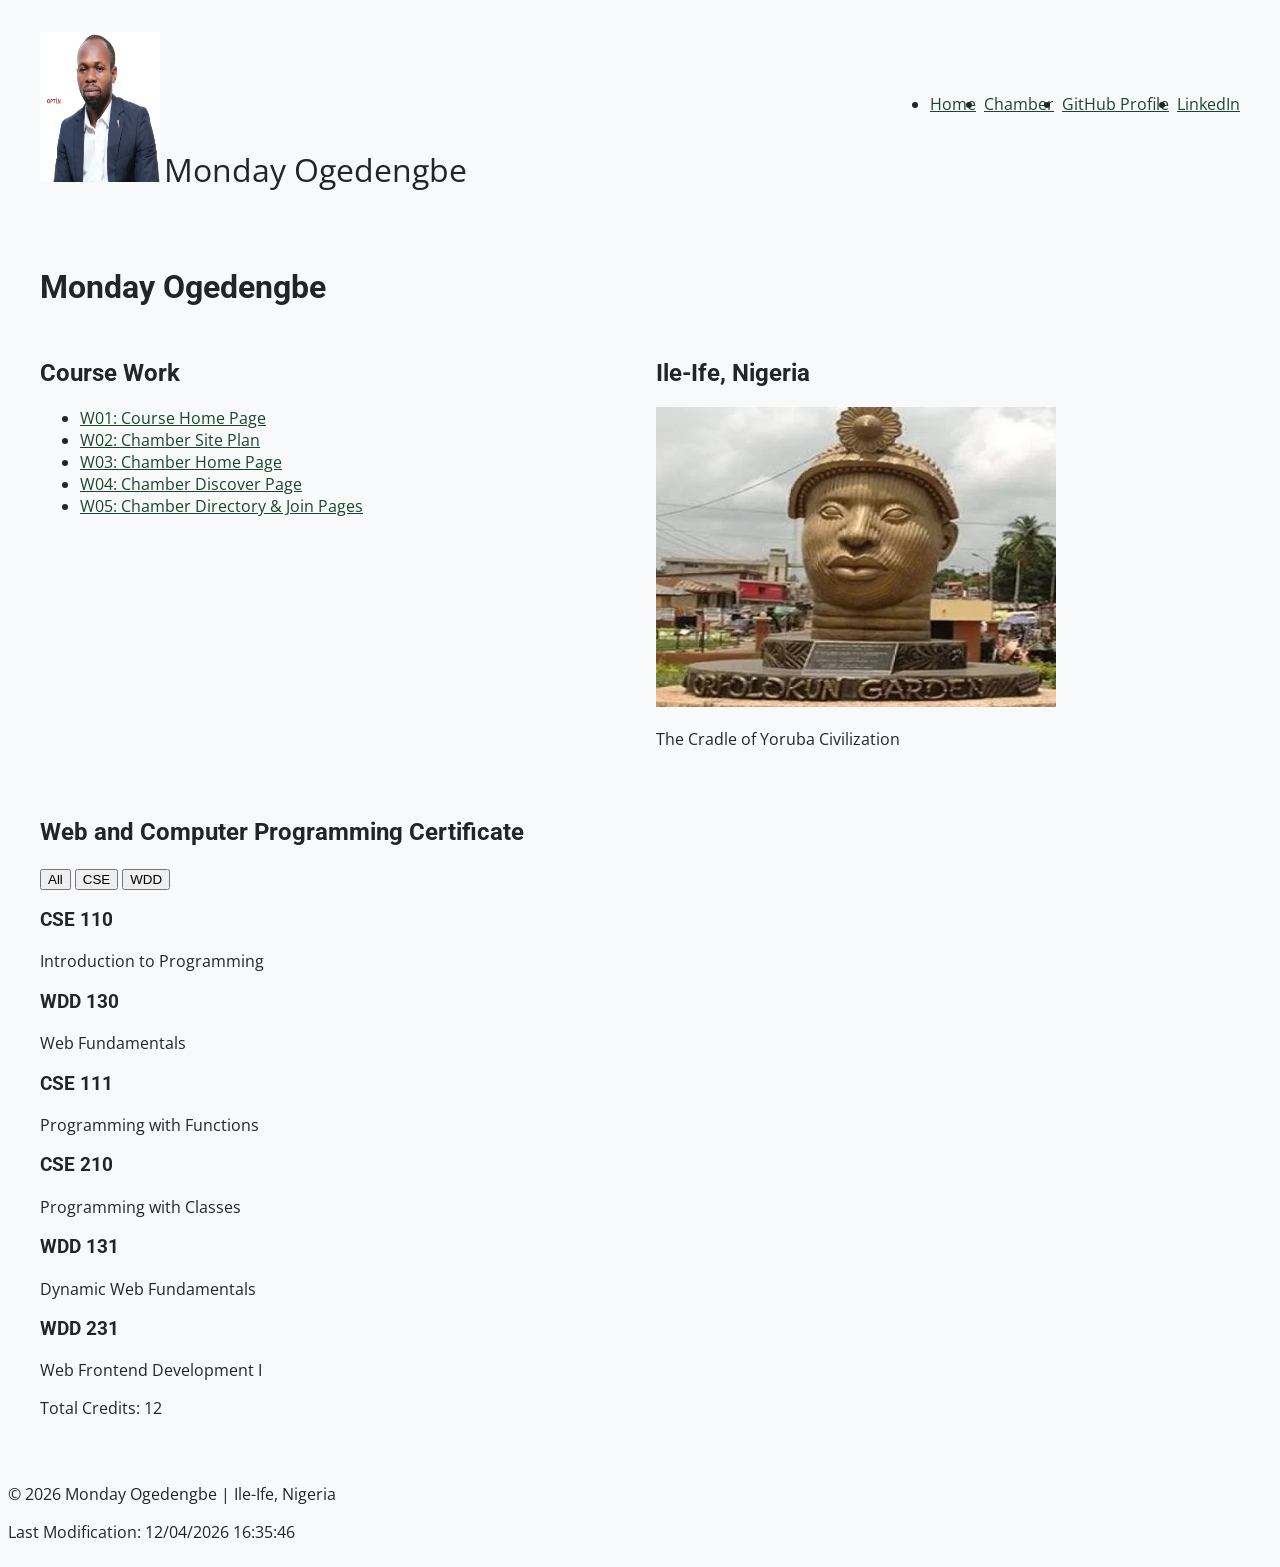
<file: index.html>
<!DOCTYPE html>
<html lang="en">
<head>
    <meta charset="UTF-8">
    <meta name="viewport" content="width=device-width, initial-scale=1.0">
    <title>WDD231 - Monday Ogedengbe - Course Home Page</title>
    <meta name="description" content="Course home page for WDD231 - Web Frontend Development I by Monday Ogedengbe, showcasing web programming certificate progress.">
    <meta name="author" content="Monday Ogedengbe">
    <meta name="theme-color" content="#1a472a">

    <!-- Open Graph -->
    <meta property="og:title" content="WDD231 - Monday Oluyemi Ogedengbe">
    <meta property="og:description" content="Web Frontend Development I course home page with dynamic course tracking.">
    <meta property="og:type" content="website">

    <!-- Preconnect for fonts -->
    <link rel="preconnect" href="https://fonts.googleapis.com">
    <link rel="preconnect" href="https://fonts.gstatic.com" crossorigin>
    <link href="https://fonts.googleapis.com/css2?family=Roboto:wght@400;500;700&family=Open+Sans:wght@400;600&display=swap" rel="stylesheet">

    <link rel="stylesheet" href="styles/base.css">
    <link rel="stylesheet" href="styles/larger.css">
    <link rel="icon" href="favicon.ico">

    <script src="scripts/home.js" defer></script>
<base target="_blank">
</head>
<body>
    <header>
        <div class="profile">
            <img src="images/monday.webp" alt="Monday Ogedengbe profile photo" width="120" height="150" loading="lazy">
            <span class="profile-name">Monday Ogedengbe</span>
        </div>
        <nav aria-label="Main navigation">
            <button id="menu-toggle" aria-label="Toggle navigation menu" aria-expanded="false">☰</button>
            <ul id="nav-menu">
                <li><a href="index.html" class="active" aria-current="page">Home</a></li>
                <li><a href="chamber/index.html">Chamber</a></li>
                <li><a href="https://github.com/ogedz/" target="_blank" rel="noopener noreferrer">GitHub Profile</a></li>
                <li><a href="https://www.linkedin.com/in/m-ogeds/" target="_blank" rel="noopener noreferrer">LinkedIn</a></li>
            </ul>
        </nav>
    </header>

    <main>
        <h1>Monday Ogedengbe</h1>

        <section class="coursework">
            <h2>Course Work</h2>
            <ul>
                <li><a href="#">W01: Course Home Page</a></li>
                <li><a href="#">W02: Chamber Site Plan</a></li>
                <li><a href="#">W03: Chamber Home Page</a></li>
                <li><a href="#">W04: Chamber Discover Page</a></li>
                <li><a href="#">W05: Chamber Directory & Join Pages</a></li>
            </ul>
        </section>

        <section class="location">
            <h2>Ile-Ife, Nigeria</h2>
            <img src="images/ife.webp" alt="Ile-Ife city landscape showing greenery and buildings" width="400" height="300" loading="lazy">
            <p>The Cradle of Yoruba Civilization</p>
        </section>

        <section class="certificate">
            <h2>Web and Computer Programming Certificate</h2>
            <div class="filters" role="group" aria-label="Filter courses by subject">
                <button id="filter-all" class="filter-btn active" aria-pressed="true">All</button>
                <button id="filter-cse" class="filter-btn" aria-pressed="false">CSE</button>
                <button id="filter-wdd" class="filter-btn" aria-pressed="false">WDD</button>
            </div>
            <div id="course-list" class="course-list"></div>
            <div class="credits">
                <p>Total Credits: <span id="total-credits">0</span></p>
            </div>
        </section>
    </main>

    <footer>
        <p>&copy; <span id="year"></span> Monday Ogedengbe | Ile-Ife, Nigeria</p>
        <p id="last-modified"></p>
    </footer>
</body>
</html>
</file>
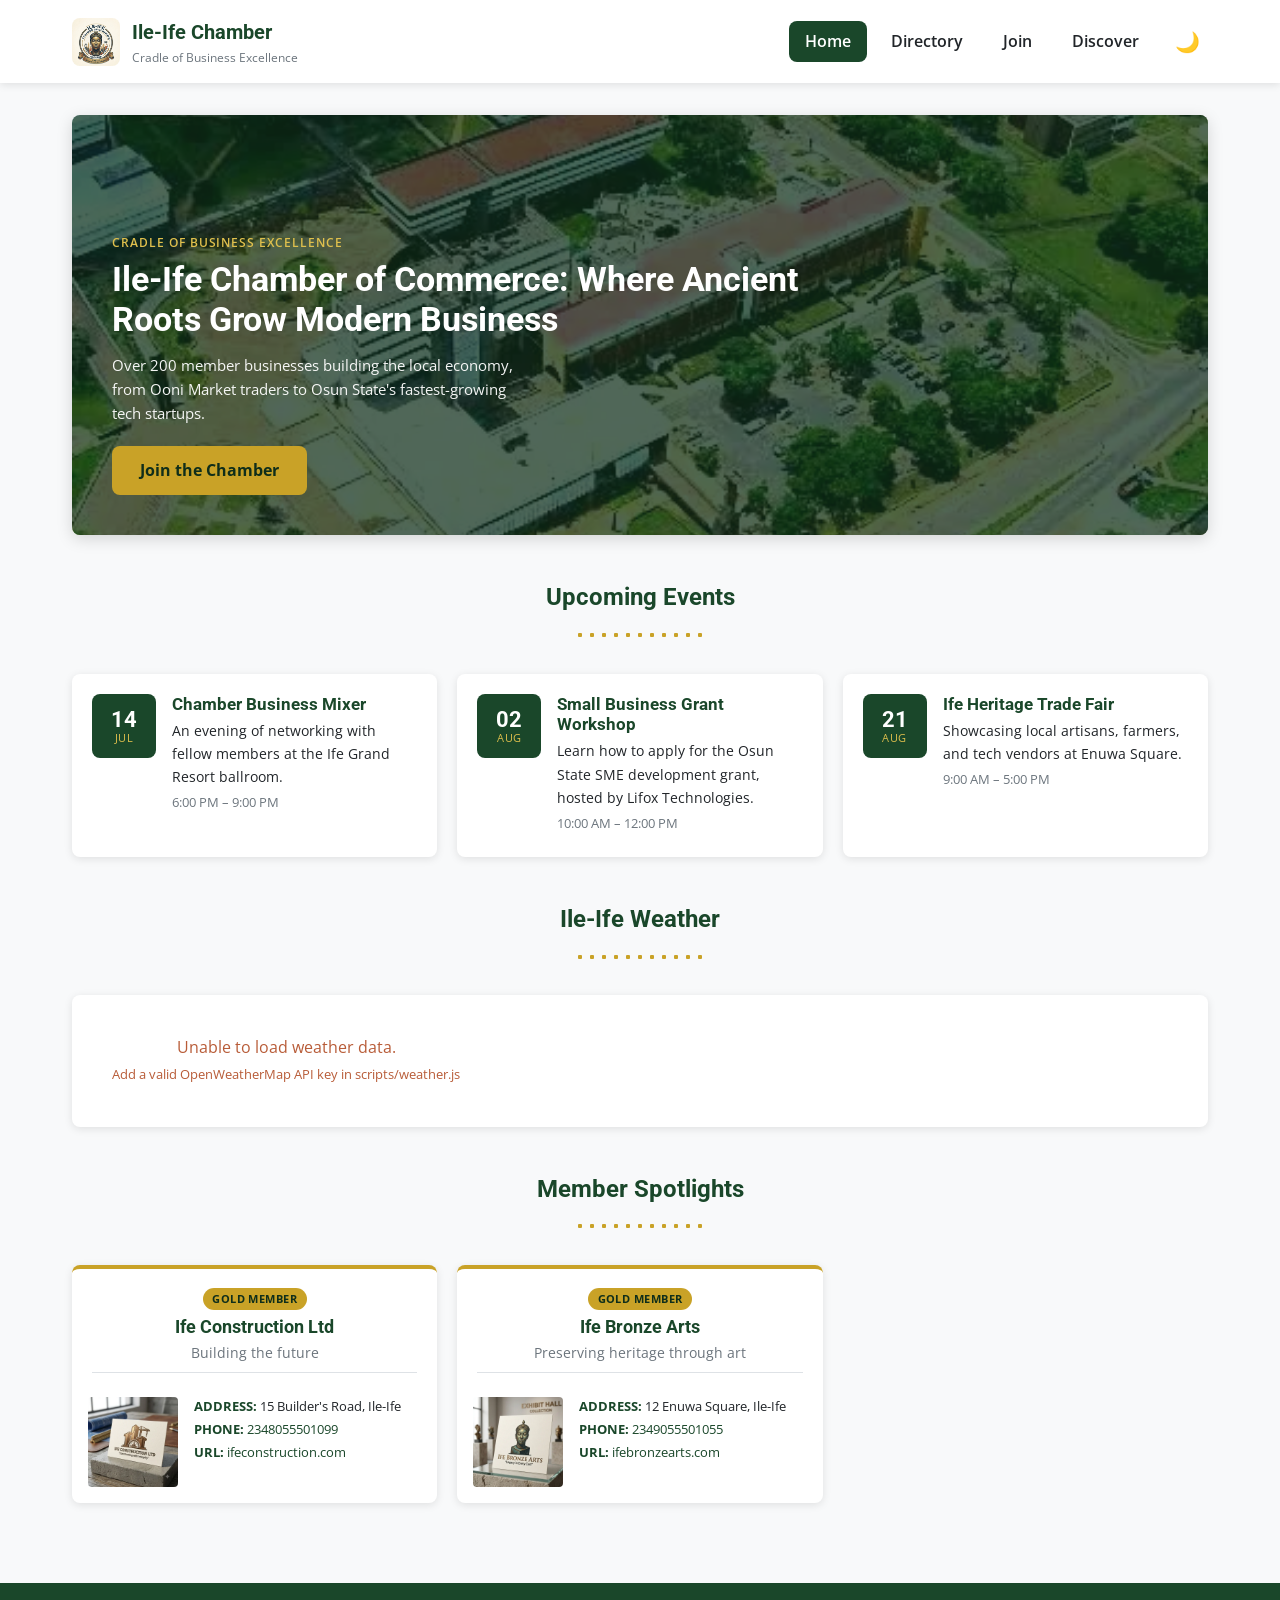
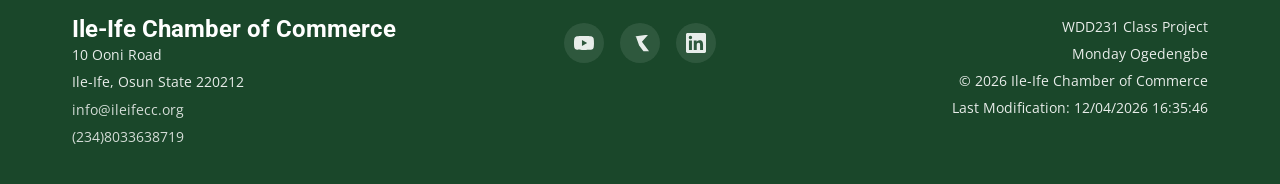
<file: chamber/index.html>
<!DOCTYPE html>
<html lang="en">
<head>
    <meta charset="UTF-8">
    <meta name="viewport" content="width=device-width, initial-scale=1.0">
    <title>Home | Ile-Ife Chamber of Commerce</title>
    <meta name="description" content="Ile-Ife Chamber of Commerce - connecting local businesses, hosting events, and growing commerce in the cradle of Yoruba civilization.">
    <meta name="author" content="Monday Ogedengbe">
    <meta name="theme-color" content="#1a472a">

    <!-- Open Graph / Facebook -->
    <meta property="og:title" content="Ile-Ife Chamber of Commerce | Growing Local Business">
    <meta property="og:description" content="Discover local businesses, upcoming events, and live weather updates for the Ile-Ife community.">
    <meta property="og:type" content="website">
    <meta property="og:url" content="https://ogedz.github.io/wdd231/chamber/index.html">
    <meta property="og:image" content="https://ogedz.github.io/wdd231/chamber/images/logo.webp">
    <meta property="og:site_name" content="Ile-Ife Chamber of Commerce">

    <!-- Twitter / X -->
    <meta name="twitter:card" content="summary">
    <meta name="twitter:title" content="Ile-Ife Chamber of Commerce | Growing Local Business">
    <meta name="twitter:description" content="Discover local businesses, upcoming events, and live weather updates for the Ile-Ife community.">
    <meta name="twitter:image" content="https://ogedz.github.io/wdd231/chamber/images/logo.webp">

    <!-- Preconnect for fonts -->
    <link rel="preconnect" href="https://fonts.googleapis.com">
    <link rel="preconnect" href="https://fonts.gstatic.com" crossorigin>
    <link href="https://fonts.googleapis.com/css2?family=Roboto:wght@400;500;700&family=Open+Sans:wght@400;600&display=swap" rel="stylesheet">

    <!-- Styles -->
    <link rel="stylesheet" href="styles/normalize.css">
    <link rel="stylesheet" href="styles/base.css">
    <link rel="stylesheet" href="styles/home.css">
    <link rel="stylesheet" href="styles/larger.css">
    <link rel="icon" href="images/favicon.ico">

    <script src="scripts/main.js" defer></script>
    <script src="scripts/weather.js" defer></script>
    <script src="scripts/spotlight.js" defer></script>

<base target="_blank">
</head>
<body>
    <header class="site-header">
        <div class="header-content">
            <a href="index.html" class="logo" target="_self">
                <img src="images/logo.webp" alt="Ile-Ife Chamber of Commerce logo" width="48" height="48">
                <div class="logo-text">
                    <span class="site-name">Ile-Ife Chamber</span>
                    <span class="site-tagline">Cradle of Business Excellence</span>
                </div>
            </a>
            <div class="header-actions">
                <nav aria-label="Main navigation">
                    <button id="menu-toggle" aria-label="Toggle navigation menu" aria-expanded="false">☰</button>
                    <ul id="nav-menu" class="nav-menu">
                        <li><a href="index.html" class="active" aria-current="page" target="_self">Home</a></li>
                        <li><a href="directory.html" target="_self">Directory</a></li>
                        <li><a href="join.html" target="_self">Join</a></li>
                        <li><a href="discover.html" target="_self">Discover</a></li>
                    </ul>
                </nav>
                <button id="dark-mode-toggle" aria-label="Toggle dark mode">🌙</button>
            </div>
        </div>
    </header>

    <main>
        <!-- HERO -->
        <section class="hero">
            <img src="images/hero.webp" alt="Aerial view of Ile-Ife marketplace and skyline"
                 class="hero-img"
                 onerror="this.src='https://placehold.co/1400x600/1a472a/e0c04d?text=Ile-Ife+Chamber+of+Commerce'">
            <div class="hero-overlay">
                <p class="hero-eyebrow">Cradle of Business Excellence</p>
                <h1>Ile-Ife Chamber of Commerce: Where Ancient Roots Grow Modern Business</h1>
                <p class="hero-sub">Over 200 member businesses building the local economy, from Ooni Market traders to Osun State's fastest-growing tech startups.</p>
                <a href="join.html" class="cta-btn" target="_self">Join the Chamber</a>
            </div>
        </section>

        <!-- CURRENT EVENTS -->
        <section class="events-section">
            <div class="section-heading">
                <h2>Upcoming Events</h2>
                <span class="bead-divider" aria-hidden="true"></span>
            </div>
            <div class="events-grid">
                <article class="event-card">
                    <p class="event-date"><span class="event-day">14</span><span class="event-month">Jul</span></p>
                    <div class="event-info">
                        <h3>Chamber Business Mixer</h3>
                        <p>An evening of networking with fellow members at the Ife Grand Resort ballroom.</p>
                        <p class="event-time">6:00 PM &ndash; 9:00 PM</p>
                    </div>
                </article>
                <article class="event-card">
                    <p class="event-date"><span class="event-day">02</span><span class="event-month">Aug</span></p>
                    <div class="event-info">
                        <h3>Small Business Grant Workshop</h3>
                        <p>Learn how to apply for the Osun State SME development grant, hosted by Lifox Technologies.</p>
                        <p class="event-time">10:00 AM &ndash; 12:00 PM</p>
                    </div>
                </article>
                <article class="event-card">
                    <p class="event-date"><span class="event-day">21</span><span class="event-month">Aug</span></p>
                    <div class="event-info">
                        <h3>Ife Heritage Trade Fair</h3>
                        <p>Showcasing local artisans, farmers, and tech vendors at Enuwa Square.</p>
                        <p class="event-time">9:00 AM &ndash; 5:00 PM</p>
                    </div>
                </article>
            </div>
        </section>

        <!-- WEATHER -->
        <section class="weather-section">
            <div class="section-heading">
                <h2>Ile-Ife Weather</h2>
                <span class="bead-divider" aria-hidden="true"></span>
            </div>
            <div id="weather-container" class="weather-container">
                <p class="weather-loading">Loading current conditions&hellip;</p>
            </div>
        </section>

        <!-- SPOTLIGHTS -->
        <section class="spotlight-section">
            <div class="section-heading">
                <h2>Member Spotlights</h2>
                <span class="bead-divider" aria-hidden="true"></span>
            </div>
            <div id="spotlight-container" class="spotlight-grid">
                <p class="spotlight-loading">Loading member spotlights&hellip;</p>
            </div>
        </section>
    </main>

    <footer class="site-footer">
        <div class="footer-content">
            <div class="footer-section">
                <h2>Ile-Ife Chamber of Commerce</h2>
                <p>10 Ooni Road</p>
                <p>Ile-Ife, Osun State 220212</p>
                <p><a href="mailto:info@ileifecc.org" target="_self">info@ileifecc.org</a></p>
                <p><a href="tel:+2348033638719" target="_self">(234)8033638719</a></p>
            </div>
            <div class="footer-section">
                <div class="social-links">
                    <a href="https://youtube.com" aria-label="YouTube" target="_blank" rel="noopener noreferrer">
                        <svg viewBox="0 0 24 24" xmlns="http://www.w3.org/2000/svg"><path d="M23.498 6.186a3.016 3.016 0 0 0-2.122-2.136C19.505 3.545 12 3.545 12 3.545s-7.505 0-9.377.505A3.017 3.017 0 0 0 .502 6.186C0 8.07 0 12 0 12s0 3.93.502 5.814a3.016 3.016 0 0 0 2.122 2.136c1.871.505 9.376.505 9.376.505s7.505 0 9.377-.505a3.015 3.015 0 0 0 2.122-2.136C24 15.93 24 12 24 12s0-3.93-.502-5.814zM9.545 15.568V8.432L15.818 12l-6.273 3.568z"/></svg>
                    </a>
                    <a href="https://twitter.com" aria-label="Twitter" target="_blank" rel="noopener noreferrer">
                        <svg viewBox="0 0 24 24" xmlns="http://www.w3.org/2000/svg"><path d="M18.244 2.25h3.308l-7.227 8.26 8.502 11.24H16.17l-5.214-6.817L7.084 4.126H5.117z"/></svg>
                    </a>
                    <a href="https://www.linkedin.com/in/m-ogeds/" aria-label="LinkedIn" target="_blank" rel="noopener noreferrer">
                        <svg viewBox="0 0 24 24" xmlns="http://www.w3.org/2000/svg"><path d="M20.447 20.452h-3.554v-5.569c0-1.328-.027-3.037-1.852-3.037-1.853 0-2.136 1.445-2.136 2.939v5.667H9.351V9h3.414v1.561h.046c.477-.9 1.637-1.85 3.37-1.85 3.601 0 4.267 2.37 4.267 5.455v6.286zM5.337 7.433a2.062 2.062 0 0 1-2.063-2.065 2.064 2.064 0 1 1 2.063 2.065zm1.782 13.019H3.555V9h3.564v11.452zM22.225 0H1.771C.792 0 0 .774 0 1.729v20.542C0 23.227.792 24 1.771 24h20.451C23.2 24 24 23.227 24 22.271V1.729C24 .774 23.2 0 22.222 0h.003z"/></svg>
                    </a>
                </div>
            </div>
            <div class="footer-section">
                <p>WDD231 Class Project</p>
                <p>Monday Ogedengbe</p>
                <p>&copy; <span id="footer-year"></span> Ile-Ife Chamber of Commerce</p>
                <p id="footer-modified"></p>
            </div>
        </div>
    </footer>
</body>
</html>
</file>
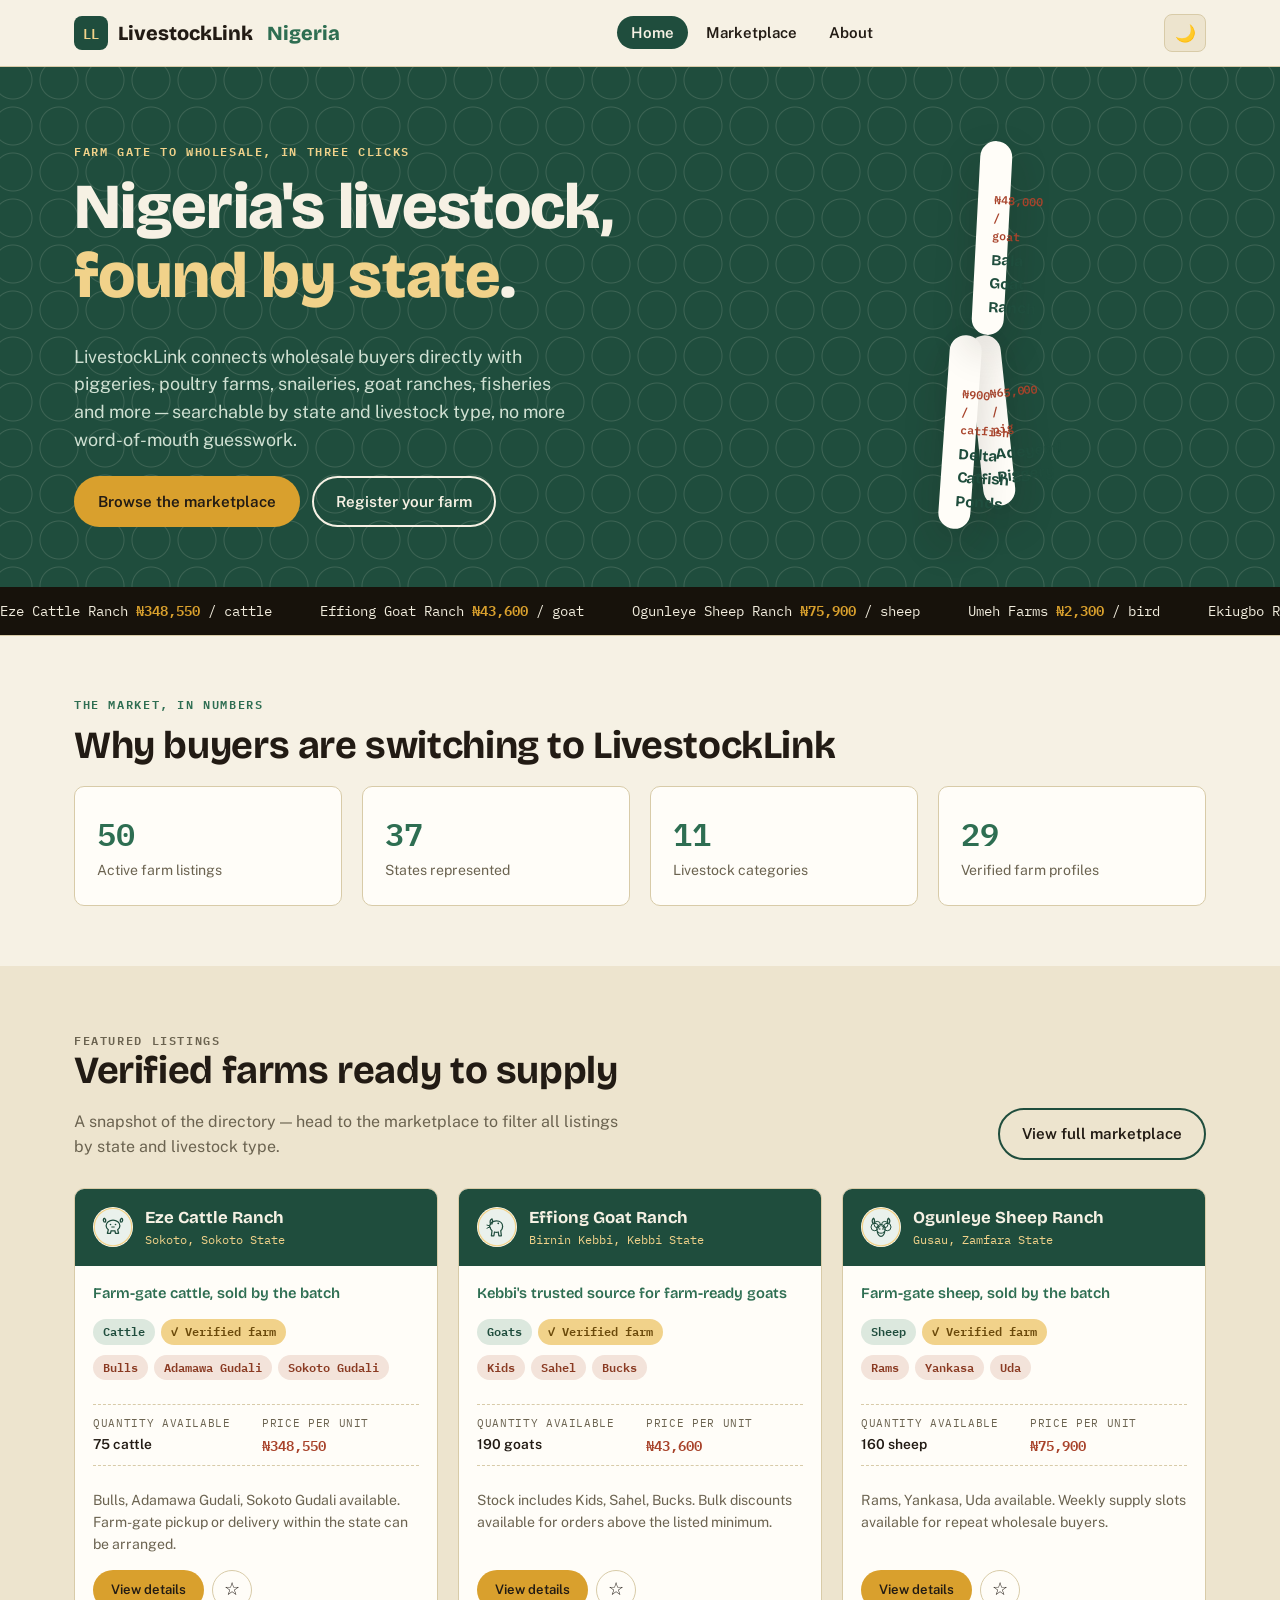
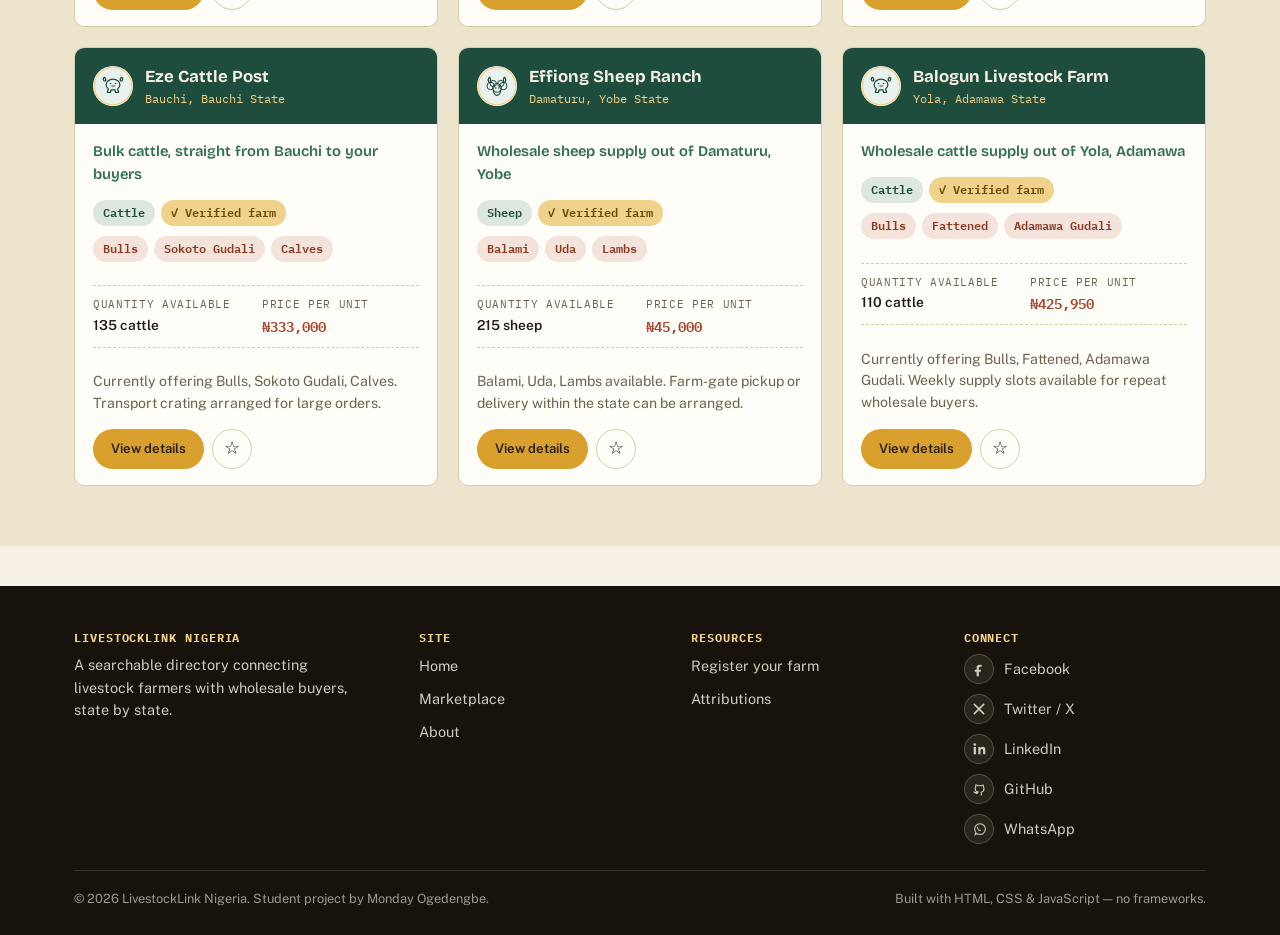
<file: livestocklink/index.html>
<!DOCTYPE html>
<html lang="en">
<head>
  <meta charset="UTF-8">
  <meta name="viewport" content="width=device-width, initial-scale=1.0">
  <title>LivestockLink Nigeria — Find Livestock Farms by State</title>
  <meta name="description" content="LivestockLink Nigeria is a searchable directory connecting livestock farmers with wholesale buyers by state and livestock type — pigs, broilers, snails, goats, fish, cattle and more.">
  <meta name="author" content="Monday Ogedengbe">
  <meta property="og:title" content="LivestockLink Nigeria">
  <meta property="og:description" content="A searchable directory connecting livestock farmers with wholesale buyers by state and livestock type.">
  <meta property="og:type" content="website">
  <meta property="og:image" content="images/favicon.svg">
  <link rel="icon" type="image/svg+xml" href="images/favicon.svg">
  <script>
    (function () {
      var t = localStorage.getItem('livestocklink.theme') ||
        (window.matchMedia('(prefers-color-scheme: dark)').matches ? 'dark' : 'light');
      document.documentElement.setAttribute('data-theme', t);
    })();
  </script>
  <link rel="stylesheet" href="css/styles.css">
</head>
<body>
  <a class="skip-link" href="#main">Skip to main content</a>

  <header class="site-header">
    <div class="container">
      <a href="index.html" class="brand">
        <span class="brand-mark">LL</span>LivestockLink<span class="dim">&nbsp;Nigeria</span>
      </a>
      <nav class="main-nav" id="mainNav" aria-label="Main">
        <ul>
          <li><a href="index.html" aria-current="page">Home</a></li>
          <li><a href="marketplace.html">Marketplace</a></li>
          <li><a href="about.html">About</a></li>
        </ul>
      </nav>
      <div class="header-actions">
        <button class="theme-toggle" id="themeToggle" aria-pressed="false" aria-label="Switch to dark theme">🌙</button>
        <button class="nav-toggle" aria-label="Toggle navigation menu" aria-expanded="false" aria-controls="mainNav">
          <span class="bar"></span><span class="bar"></span><span class="bar"></span>
        </button>
      </div>
    </div>
  </header>

  <main id="main">
    <section class="hero">
      <div class="container hero-grid">
        <div class="hero-copy">
          <p class="eyebrow">Farm gate to wholesale, in three clicks</p>
          <h1>Nigeria's livestock, <em>found by state</em>.</h1>
          <p class="lede">LivestockLink connects wholesale buyers directly with piggeries, poultry farms, snaileries, goat ranches, fisheries and more — searchable by state and livestock type, no more word-of-mouth guesswork.</p>
          <div class="hero-actions">
            <a href="marketplace.html" class="btn btn-primary">Browse the marketplace</a>
            <a href="about.html#register" class="btn btn-outline">Register your farm</a>
          </div>
        </div>
        <div class="hero-art" aria-hidden="true">
          <div class="plate p1">
            <svg class="icon" aria-hidden="true"><use href="images/icons.svg#icon-pig"></use></svg>
            <span class="tag">₦65,000 / pig</span>
            <span class="name">Adeyemi Piggery</span>
          </div>
          <div class="plate p2">
            <svg class="icon" aria-hidden="true"><use href="images/icons.svg#icon-fish"></use></svg>
            <span class="tag">₦900 / catfish</span>
            <span class="name">Delta Catfish Ponds</span>
          </div>
          <div class="plate p3">
            <svg class="icon" aria-hidden="true"><use href="images/icons.svg#icon-goat"></use></svg>
            <span class="tag">₦48,000 / goat</span>
            <span class="name">Bala Goat Ranch</span>
          </div>
        </div>
      </div>
    </section>

    <div class="ticker-wrap" aria-hidden="true">
      <div class="ticker" id="tickerTrack"></div>
    </div>

    <section class="stats section">
      <div class="container">
        <p class="eyebrow">The market, in numbers</p>
        <h2>Why buyers are switching to LivestockLink</h2>
        <div class="stats-grid" id="statsGrid"></div>
      </div>
    </section>

    <section class="section section-alt">
      <div class="container">
        <div class="section-head">
          <div>
            <p class="eyebrow">Featured listings</p>
            <h2>Verified farms ready to supply</h2>
            <p>A snapshot of the directory — head to the marketplace to filter all listings by state and livestock type.</p>
          </div>
          <a href="marketplace.html" class="btn btn-outline">View full marketplace</a>
        </div>
        <div class="farm-grid" id="featuredGrid">
          <p>Loading farm listings…</p>
        </div>
      </div>
    </section>
  </main>

  <div class="modal-backdrop" id="modalBackdrop" aria-hidden="true">
    <div class="modal" id="modalPanel" role="dialog" aria-modal="true" aria-label="Farm details"></div>
  </div>

  <footer class="site-footer">
    <div class="container">
      <div class="footer-grid">
        <div>
          <h4>LivestockLink Nigeria</h4>
          <p style="opacity:.85; font-size:.9rem; max-width:32ch;">A searchable directory connecting livestock farmers with wholesale buyers, state by state.</p>
        </div>
        <div>
          <h4>Site</h4>
          <ul>
            <li><a href="index.html">Home</a></li>
            <li><a href="marketplace.html">Marketplace</a></li>
            <li><a href="about.html">About</a></li>
          </ul>
        </div>
        <div>
          <h4>Resources</h4>
          <ul>
            <li><a href="about.html#register">Register your farm</a></li>
            <li><a href="attributions.html">Attributions</a></li>
          </ul>
        </div>
        <div>
          <h4>Connect</h4>
          <div class="social-list">
            <a class="social-link" href="#" target="_blank" rel="noopener">
              <span class="social-icon"><svg class="icon" aria-hidden="true"><use href="images/icons.svg#icon-facebook"></use></svg></span> Facebook
            </a>
            <a class="social-link" href="#" target="_blank" rel="noopener">
              <span class="social-icon"><svg class="icon" aria-hidden="true"><use href="images/icons.svg#icon-x"></use></svg></span> Twitter / X
            </a>
            <a class="social-link" href="#" target="_blank" rel="noopener">
              <span class="social-icon"><svg class="icon" aria-hidden="true"><use href="images/icons.svg#icon-linkedin"></use></svg></span> LinkedIn
            </a>
            <a class="social-link" href="#" target="_blank" rel="noopener">
              <span class="social-icon"><svg class="icon" aria-hidden="true"><use href="images/icons.svg#icon-github"></use></svg></span> GitHub
            </a>
            <a class="social-link" href="https://wa.me/2348033638719" target="_blank" rel="noopener">
              <span class="social-icon"><svg class="icon" aria-hidden="true"><use href="images/icons.svg#icon-whatsapp"></use></svg></span> WhatsApp
            </a>
          </div>
        </div>
      </div>
      <div class="footer-bottom">
        <span>© 2026 LivestockLink Nigeria. Student project by Monday Ogedengbe.</span>
        <span>Built with HTML, CSS &amp; JavaScript — no frameworks.</span>
      </div>
    </div>
  </footer>

  <script type="module" src="js/home.js"></script>
</body>
</html>
</file>
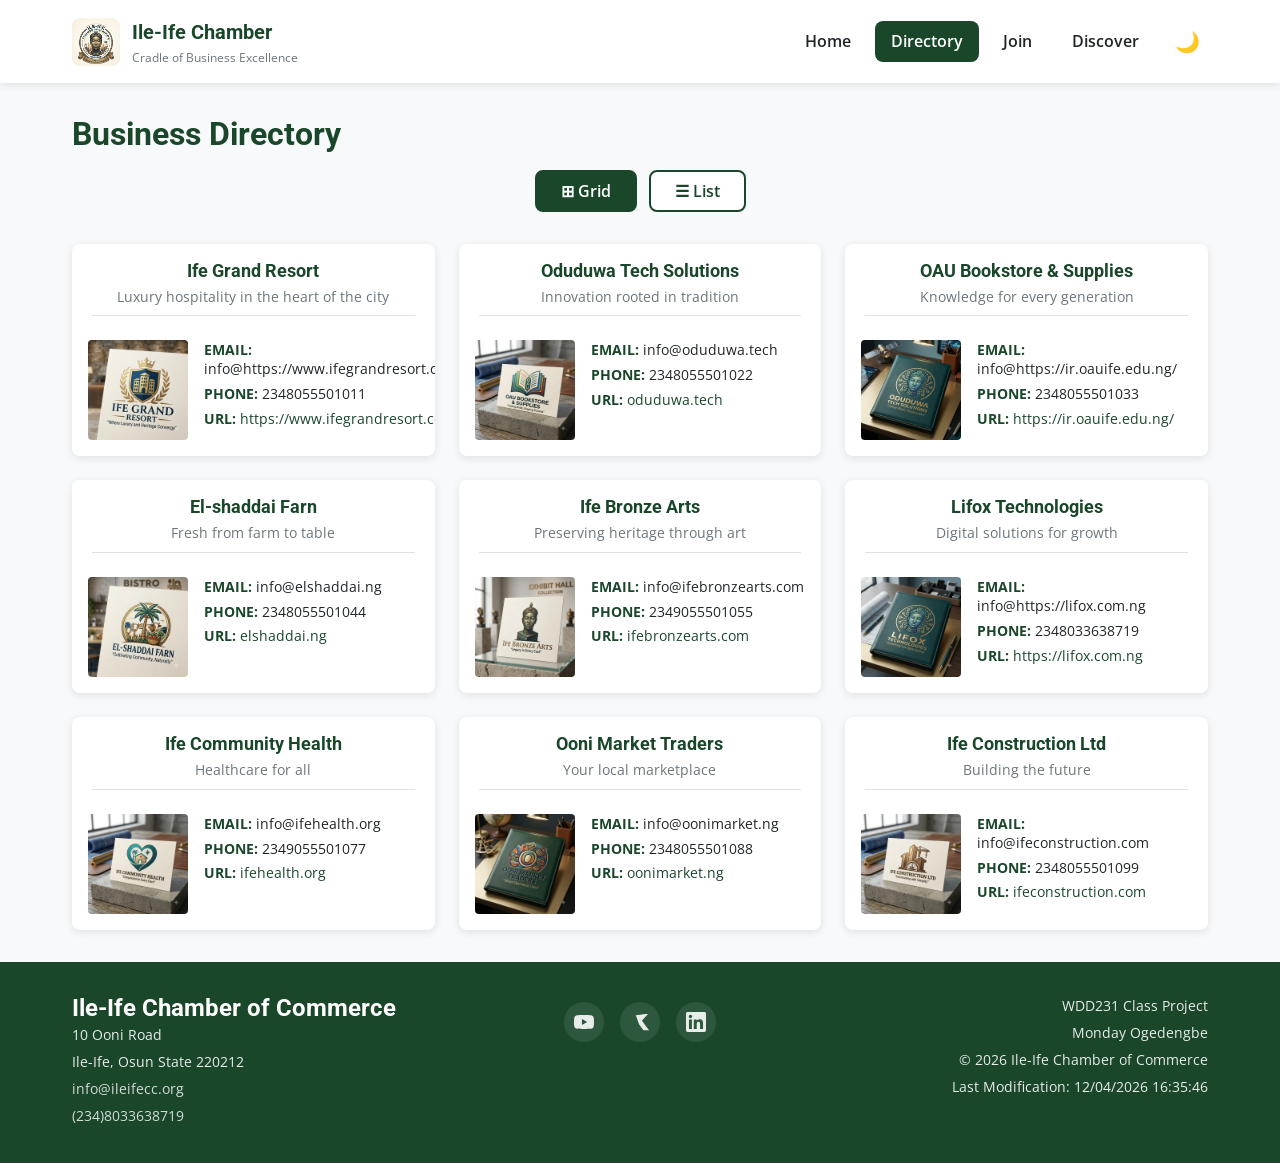
<file: chamber/directory.html>
<!DOCTYPE html>
<html lang="en">
<head>
    <meta charset="UTF-8">
    <meta name="viewport" content="width=device-width, initial-scale=1.0">
    <title>Business Directory | Ile-Ife Chamber of Commerce</title>
    <meta name="description" content="Explore member businesses of the Ile-Ife Chamber of Commerce. Find local companies, services, and partners in the cradle of Yoruba civilization.">
    <meta name="author" content="Monday Ogedengbe">
    <meta name="theme-color" content="#1a472a">

    <!-- Open Graph / Facebook -->
    <meta property="og:title" content="Business Directory | Ile-Ife Chamber of Commerce">
    <meta property="og:description" content="Discover local businesses and partners in Ile-Ife. Browse our member directory featuring hotels, tech companies, farms, and more.">
    <meta property="og:type" content="website">
    <meta property="og:url" content="https://ogedz.github.io/wdd231/chamber/directory.html">
    <meta property="og:image" content="https://ogedz.github.io/wdd231/chamber/images/logo.webp">
    <meta property="og:site_name" content="Ile-Ife Chamber of Commerce">

    <!-- Twitter / X -->
    <meta name="twitter:card" content="summary">
    <meta name="twitter:title" content="Business Directory | Ile-Ife Chamber of Commerce">
    <meta name="twitter:description" content="Discover local businesses and partners in Ile-Ife. Browse our member directory.">
    <meta name="twitter:image" content="https://ogedz.github.io/wdd231/chamber/images/logo.webp">

    <!-- Preconnect for fonts -->
    <link rel="preconnect" href="https://fonts.googleapis.com">
    <link rel="preconnect" href="https://fonts.gstatic.com" crossorigin>
    <link href="https://fonts.googleapis.com/css2?family=Roboto:wght@400;500;700&family=Open+Sans:wght@400;600&display=swap" rel="stylesheet">

    <!-- Styles -->
    <link rel="stylesheet" href="styles/normalize.css">
    <link rel="stylesheet" href="styles/base.css">
    <link rel="stylesheet" href="styles/larger.css">
    <link rel="icon" href="images/favicon.ico">

    <script src="scripts/main.js" defer></script>
    <script src="scripts/directory.js" defer></script>

<base target="_blank">
</head>
<body>
    <header class="site-header">
        <div class="header-content">
            <a href="index.html" class="logo" target="_self">
                <img src="images/logo.webp" alt="Ile-Ife Chamber of Commerce logo" width="48" height="48">
                <div class="logo-text">
                    <span class="site-name">Ile-Ife Chamber</span>
                    <span class="site-tagline">Cradle of Business Excellence</span>
                </div>
            </a>
            <div class="header-actions">
                <nav aria-label="Main navigation">
                    <button id="menu-toggle" aria-label="Toggle navigation menu" aria-expanded="false">☰</button>
                    <ul id="nav-menu" class="nav-menu">
                        <li><a href="index.html" target="_self">Home</a></li>
                        <li><a href="directory.html" class="active" aria-current="page" target="_self">Directory</a></li>
                        <li><a href="join.html" target="_self">Join</a></li>
                        <li><a href="discover.html" target="_self">Discover</a></li>
                    </ul>
                </nav>
                <button id="dark-mode-toggle" aria-label="Toggle dark mode">🌙</button>
            </div>
        </div>
    </header>

    <main>
        <div class="directory-header">
            <h1>Business Directory</h1>
            <div class="view-toggle" role="group" aria-label="Toggle directory view">
                <button id="grid-view" class="view-btn active" aria-pressed="true">
                    <span aria-hidden="true">⊞</span> Grid
                </button>
                <button id="list-view" class="view-btn" aria-pressed="false">
                    <span aria-hidden="true">☰</span> List
                </button>
            </div>
        </div>

        <div id="members-container" class="members-grid">
            <!-- Member cards rendered by JavaScript -->
        </div>
    </main>

    <footer class="site-footer">
        <div class="footer-content">
            <div class="footer-section">
                <h2>Ile-Ife Chamber of Commerce</h2>
                <p>10 Ooni Road</p>
                <p>Ile-Ife, Osun State 220212</p>
                <p><a href="mailto:info@ileifecc.org">info@ileifecc.org</a></p>
                <p><a href="tel:+2348033638719">(234)8033638719</a></p>
            </div>
            <div class="footer-section">
                <div class="social-links">
                    <a href="https://youtube.com" aria-label="YouTube" target="_blank" rel="noopener noreferrer">
                        <svg viewBox="0 0 24 24" xmlns="http://www.w3.org/2000/svg"><path d="M23.498 6.186a3.016 3.016 0 0 0-2.122-2.136C19.505 3.545 12 3.545 12 3.545s-7.505 0-9.377.505A3.017 3.017 0 0 0 .502 6.186C0 8.07 0 12 0 12s0 3.93.502 5.814a3.016 3.016 0 0 0 2.122 2.136c1.871.505 9.376.505 9.376.505s7.505 0 9.377-.505a3.015 3.015 0 0 0 2.122-2.136C24 15.93 24 12 24 12s0-3.93-.502-5.814zM9.545 15.568V8.432L15.818 12l-6.273 3.568z"/></svg>
                    </a>
                    <a href="https://twitter.com" aria-label="Twitter" target="_blank" rel="noopener noreferrer">
                        <svg viewBox="0 0 24 24" xmlns="http://www.w3.org/2000/svg"><path d="M18.244 2.25h3.308l-7.227 8.26 8.502 11.24H16.17l-5.214-6.817L7.084 4.126H5.117z"/></svg>
                    </a>
                    <a href="https://www.linkedin.com/in/m-ogeds/" aria-label="LinkedIn" target="_blank" rel="noopener noreferrer">
                        <svg viewBox="0 0 24 24" xmlns="http://www.w3.org/2000/svg"><path d="M20.447 20.452h-3.554v-5.569c0-1.328-.027-3.037-1.852-3.037-1.853 0-2.136 1.445-2.136 2.939v5.667H9.351V9h3.414v1.561h.046c.477-.9 1.637-1.85 3.37-1.85 3.601 0 4.267 2.37 4.267 5.455v6.286zM5.337 7.433a2.062 2.062 0 0 1-2.063-2.065 2.064 2.064 0 1 1 2.063 2.065zm1.782 13.019H3.555V9h3.564v11.452zM22.225 0H1.771C.792 0 0 .774 0 1.729v20.542C0 23.227.792 24 1.771 24h20.451C23.2 24 24 23.227 24 22.271V1.729C24 .774 23.2 0 22.222 0h.003z"/></svg>
                    </a>
                </div>
            </div>
            <div class="footer-section">
                <p>WDD231 Class Project</p>
                <p>Monday Ogedengbe</p>
                <p>&copy; <span id="footer-year"></span> Ile-Ife Chamber of Commerce</p>
                <p id="footer-modified"></p>
            </div>
        </div>
    </footer>
</body>
</html>
</file>
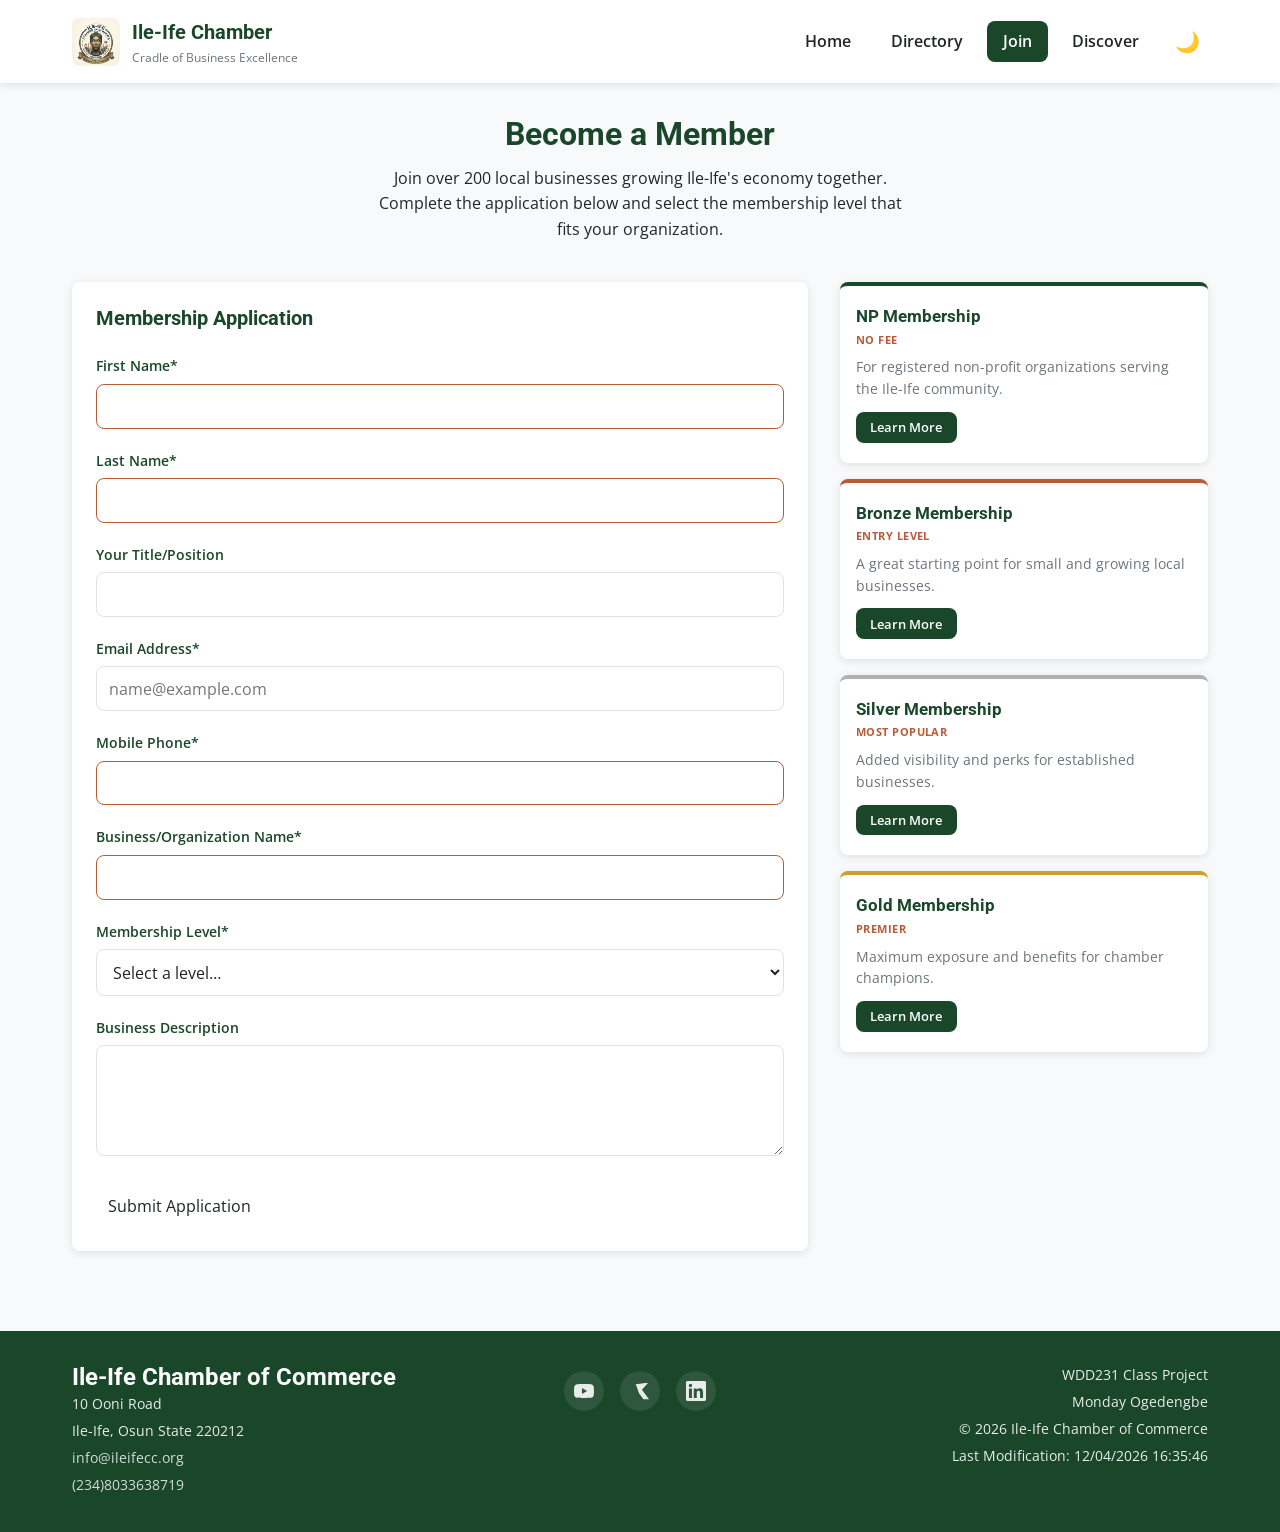
<file: chamber/join.html>
<!DOCTYPE html>
<html lang="en">
<head>
    <meta charset="UTF-8">
    <meta name="viewport" content="width=device-width, initial-scale=1.0">
    <title>Join | Ile-Ife Chamber of Commerce</title>
    <meta name="description" content="Apply for membership with the Ile-Ife Chamber of Commerce. Choose from NP, Bronze, Silver, or Gold membership levels.">
    <meta name="author" content="Monday Ogedengbe">
    <meta name="theme-color" content="#1a472a">

    <!-- Open Graph / Facebook -->
    <meta property="og:title" content="Join | Ile-Ife Chamber of Commerce, Osun State. Nigeria">
    <meta property="og:description" content="Apply for chamber membership and pick the plan that fits your business, from free NP membership to Gold-tier with unlimited benefits.">
    <meta property="og:type" content="website">
    <meta property="og:url" content="https://ogedz.github.io/wdd231/chamber/join.html">
    <meta property="og:image" content="https://ogedz.github.io/wdd231/chamber/images/logo.webp">
    <meta property="og:site_name" content="Ile-Ife Chamber of Commerce">

    <!-- Twitter / X -->
    <meta name="twitter:card" content="summary">
    <meta name="twitter:title" content="Join | Ile-Ife Chamber of Commerce">
    <meta name="twitter:description" content="Apply for chamber membership and pick the plan that fits your business, from free NP membership to Gold-tier benefits.">
    <meta name="twitter:image" content="https://ogedz.github.io/wdd231/chamber/images/logo.webp">

    <!-- Preconnect for fonts -->
    <link rel="preconnect" href="https://fonts.googleapis.com">
    <link rel="preconnect" href="https://fonts.gstatic.com" crossorigin>
    <link href="https://fonts.googleapis.com/css2?family=Roboto:wght@400;500;700&family=Open+Sans:wght@400;600&display=swap" rel="stylesheet">

    <!-- Styles -->
    <link rel="stylesheet" href="styles/normalize.css">
    <link rel="stylesheet" href="styles/base.css">
    <link rel="stylesheet" href="styles/join.css">
    <link rel="stylesheet" href="styles/larger.css">
    <link rel="icon" href="images/favicon.ico">

    <script src="scripts/main.js" defer></script>
    <script src="scripts/join.js" defer></script>

<base target="_blank">
</head>
<body>
    <header class="site-header">
        <div class="header-content">
            <a href="index.html" class="logo" target="_self">
                <img src="images/logo.webp" alt="Ile-Ife Chamber of Commerce logo" width="48" height="48">
                <div class="logo-text">
                    <span class="site-name">Ile-Ife Chamber</span>
                    <span class="site-tagline">Cradle of Business Excellence</span>
                </div>
            </a>
            <div class="header-actions">
                <nav aria-label="Main navigation">
                    <button id="menu-toggle" aria-label="Toggle navigation menu" aria-expanded="false">☰</button>
                    <ul id="nav-menu" class="nav-menu">
                        <li><a href="index.html" target="_self">Home</a></li>
                        <li><a href="directory.html" target="_self">Directory</a></li>
                        <li><a href="join.html" class="active" aria-current="page" target="_self">Join</a></li>
                        <li><a href="discover.html" target="_self">Discover</a></li>
                    </ul>
                </nav>
                <button id="dark-mode-toggle" aria-label="Toggle dark mode">🌙</button>
            </div>
        </div>
    </header>

    <main>
        <div class="join-header">
            <h1>Become a Member</h1>
            <p>Join over 200 local businesses growing Ile-Ife's economy together. Complete the application below and select the membership level that fits your organization.</p>
        </div>

        <div class="join-layout">
            <!-- APPLICATION FORM -->
            <form class="membership-form" action="thankyou.html" method="get">
                <h2>Membership Application</h2>

                <label for="firstName">First Name*
                    <input type="text" id="firstName" name="firstName" title="Enter your first name" autocomplete="given-name" required>
                </label>

                <label for="lastName">Last Name*
                    <input type="text" id="lastName" name="lastName" title="Enter your last name" autocomplete="family-name" required>
                </label>

                <label for="orgTitle">Your Title/Position
                    <input type="text" id="orgTitle" name="orgTitle" title="Letters, spaces, and hyphens only, minimum 7 characters" autocomplete="organization-title" pattern="[A-Za-z\s-]{7,}">
                </label>

                <label for="email">Email Address*
                    <input type="email" id="email" name="email" title="Enter your email address" autocomplete="email" placeholder="name@example.com" required>
                </label>

                <label for="mobilePhone">Mobile Phone*
                    <input type="tel" id="mobilePhone" name="mobilePhone" title="Enter your mobile phone number" autocomplete="tel" required>
                </label>

                <label for="businessName">Business/Organization Name*
                    <input type="text" id="businessName" name="businessName" title="Enter your business or organization name" autocomplete="organization" required>
                </label>

                <label for="membershipLevel">Membership Level*
                    <select id="membershipLevel" name="membershipLevel" title="Select a membership level" required>
                        <option value="" disabled selected>Select a level&hellip;</option>
                        <option value="np">NP Membership (No Fee)</option>
                        <option value="bronze">Bronze Membership</option>
                        <option value="silver">Silver Membership</option>
                        <option value="gold">Gold Membership</option>
                    </select>
                </label>

                <label for="description">Business Description
                    <textarea id="description" name="description" title="Briefly describe your business or organization" rows="4"></textarea>
                </label>

                <input type="hidden" id="timestamp" name="timestamp">

                <input type="submit" value="Submit Application" class="cta-btn">
            </form>

            <!-- MEMBERSHIP LEVEL CARDS -->
            <aside class="membership-cards" aria-label="Membership levels">
                <article class="membership-card level-np">
                    <h3>NP Membership</h3>
                    <p class="card-price">No Fee</p>
                    <p>For registered non-profit organizations serving the Ile-Ife community.</p>
                    <button type="button" class="modal-link" data-modal-target="modal-np">Learn More<span class="sr-only"> about NP Membership</span></button>
                </article>

                <article class="membership-card level-bronze">
                    <h3>Bronze Membership</h3>
                    <p class="card-price">Entry Level</p>
                    <p>A great starting point for small and growing local businesses.</p>
                    <button type="button" class="modal-link" data-modal-target="modal-bronze">Learn More<span class="sr-only"> about Bronze Membership</span></button>
                </article>

                <article class="membership-card level-silver">
                    <h3>Silver Membership</h3>
                    <p class="card-price">Most Popular</p>
                    <p>Added visibility and perks for established businesses.</p>
                    <button type="button" class="modal-link" data-modal-target="modal-silver">Learn More<span class="sr-only"> about Silver Membership</span></button>
                </article>

                <article class="membership-card level-gold">
                    <h3>Gold Membership</h3>
                    <p class="card-price">Premier</p>
                    <p>Maximum exposure and benefits for chamber champions.</p>
                    <button type="button" class="modal-link" data-modal-target="modal-gold">Learn More<span class="sr-only"> about Gold Membership</span></button>
                </article>
            </aside>
        </div>

        <!-- MODALS -->
        <dialog id="modal-np" class="membership-modal">
            <h3>NP Membership Benefits</h3>
            <ul>
                <li>Free listing in the online business directory</li>
                <li>Invitations to chamber networking events</li>
                <li>Monthly chamber newsletter subscription</li>
                <li>Access to community volunteer opportunities</li>
            </ul>
            <button type="button" class="modal-close" data-modal-close="modal-np">Close</button>
        </dialog>

        <dialog id="modal-bronze" class="membership-modal">
            <h3>Bronze Membership Benefits</h3>
            <ul>
                <li>Everything in NP Membership</li>
                <li>Directory listing with your business logo</li>
                <li>Discounted tickets to chamber events</li>
                <li>Listing in the annual member handbook</li>
            </ul>
            <button type="button" class="modal-close" data-modal-close="modal-bronze">Close</button>
        </dialog>

        <dialog id="modal-silver" class="membership-modal">
            <h3>Silver Membership Benefits</h3>
            <ul>
                <li>Everything in Bronze Membership</li>
                <li>Rotating spotlight placement on the chamber home page</li>
                <li>Priority registration for chamber events</li>
                <li>One free seat at an annual training workshop</li>
            </ul>
            <button type="button" class="modal-close" data-modal-close="modal-silver">Close</button>
        </dialog>

        <dialog id="modal-gold" class="membership-modal">
            <h3>Gold Membership Benefits</h3>
            <ul>
                <li>Everything in Silver Membership</li>
                <li>Guaranteed monthly spotlight placement on the home page</li>
                <li>Featured, top-of-list placement in the business directory</li>
                <li>Unlimited seats at chamber training workshops</li>
                <li>Complimentary booth at the annual Ife Heritage Trade Fair</li>
            </ul>
            <button type="button" class="modal-close" data-modal-close="modal-gold">Close</button>
        </dialog>
    </main>

    <footer class="site-footer">
        <div class="footer-content">
            <div class="footer-section">
                <h2>Ile-Ife Chamber of Commerce</h2>
                <p>10 Ooni Road</p>
                <p>Ile-Ife, Osun State 220212</p>
                <p><a href="mailto:info@ileifecc.org" target="_self">info@ileifecc.org</a></p>
                <p><a href="tel:+2348033638719" target="_self">(234)8033638719</a></p>
            </div>
            <div class="footer-section">
                <div class="social-links">
                    <a href="https://youtube.com" aria-label="YouTube" target="_blank" rel="noopener noreferrer">
                        <svg viewBox="0 0 24 24" xmlns="http://www.w3.org/2000/svg"><path d="M23.498 6.186a3.016 3.016 0 0 0-2.122-2.136C19.505 3.545 12 3.545 12 3.545s-7.505 0-9.377.505A3.017 3.017 0 0 0 .502 6.186C0 8.07 0 12 0 12s0 3.93.502 5.814a3.016 3.016 0 0 0 2.122 2.136c1.871.505 9.376.505 9.376.505s7.505 0 9.377-.505a3.015 3.015 0 0 0 2.122-2.136C24 15.93 24 12 24 12s0-3.93-.502-5.814zM9.545 15.568V8.432L15.818 12l-6.273 3.568z"/></svg>
                    </a>
                    <a href="https://twitter.com" aria-label="Twitter" target="_blank" rel="noopener noreferrer">
                        <svg viewBox="0 0 24 24" xmlns="http://www.w3.org/2000/svg"><path d="M18.244 2.25h3.308l-7.227 8.26 8.502 11.24H16.17l-5.214-6.817L7.084 4.126H5.117z"/></svg>
                    </a>
                    <a href="https://www.linkedin.com/in/m-ogeds/" aria-label="LinkedIn" target="_blank" rel="noopener noreferrer">
                        <svg viewBox="0 0 24 24" xmlns="http://www.w3.org/2000/svg"><path d="M20.447 20.452h-3.554v-5.569c0-1.328-.027-3.037-1.852-3.037-1.853 0-2.136 1.445-2.136 2.939v5.667H9.351V9h3.414v1.561h.046c.477-.9 1.637-1.85 3.37-1.85 3.601 0 4.267 2.37 4.267 5.455v6.286zM5.337 7.433a2.062 2.062 0 0 1-2.063-2.065 2.064 2.064 0 1 1 2.063 2.065zm1.782 13.019H3.555V9h3.564v11.452zM22.225 0H1.771C.792 0 0 .774 0 1.729v20.542C0 23.227.792 24 1.771 24h20.451C23.2 24 24 23.227 24 22.271V1.729C24 .774 23.2 0 22.222 0h.003z"/></svg>
                    </a>
                </div>
            </div>
            <div class="footer-section">
                <p>WDD231 Class Project</p>
                <p>Monday Ogedengbe</p>
                <p>&copy; <span id="footer-year"></span> Ile-Ife Chamber of Commerce</p>
                <p id="footer-modified"></p>
            </div>
        </div>
    </footer>
</body>
</html>
</file>
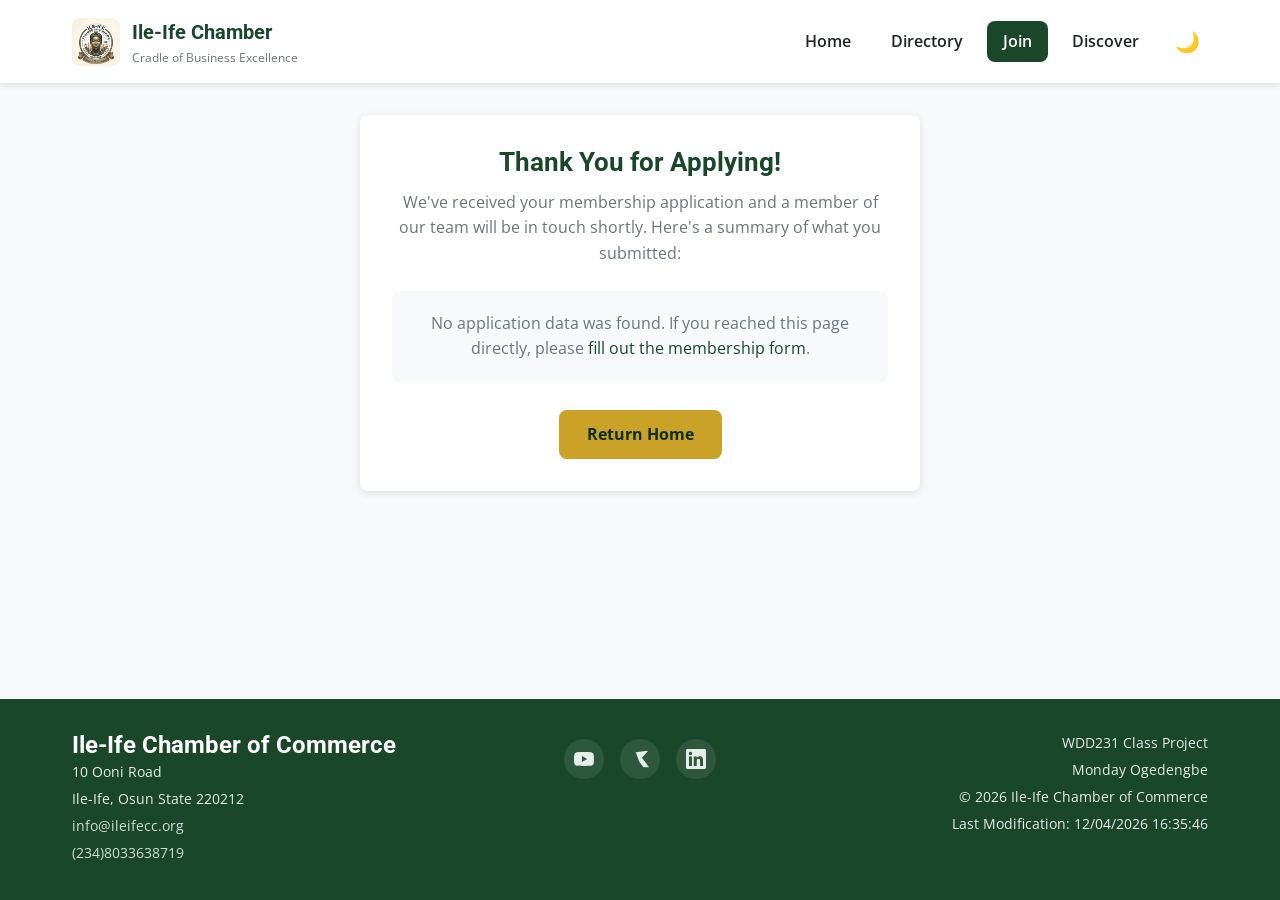
<file: chamber/thankyou.html>
<!DOCTYPE html>
<html lang="en">
<head>
    <meta charset="UTF-8">
    <meta name="viewport" content="width=device-width, initial-scale=1.0">
    <title>Thank You | Ile-Ife Chamber of Commerce</title>
    <meta name="description" content="Thank you for applying for membership with the Ile-Ife Chamber of Commerce. Your application has been received.">
    <meta name="author" content="Monday Ogedengbe">
    <meta name="theme-color" content="#1a472a">

    <!-- Open Graph / Facebook -->
    <meta property="og:title" content="Thank You | Ile-Ife Chamber of Commerce">
    <meta property="og:description" content="Your Ile-Ife Chamber of Commerce membership application has been received.">
    <meta property="og:type" content="website">
    <meta property="og:url" content="https://ogedz.github.io/wdd231/chamber/thankyou.html">
    <meta property="og:image" content="https://ogedz.github.io/wdd231/chamber/images/logo.webp">
    <meta property="og:site_name" content="Ile-Ife Chamber of Commerce">

    <!-- Twitter / X -->
    <meta name="twitter:card" content="summary">
    <meta name="twitter:title" content="Thank You | Ile-Ife Chamber of Commerce">
    <meta name="twitter:description" content="Your Ile-Ife Chamber of Commerce membership application has been received.">
    <meta name="twitter:image" content="https://ogedz.github.io/wdd231/chamber/images/logo.webp">

    <!-- Preconnect for fonts -->
    <link rel="preconnect" href="https://fonts.googleapis.com">
    <link rel="preconnect" href="https://fonts.gstatic.com" crossorigin>
    <link href="https://fonts.googleapis.com/css2?family=Roboto:wght@400;500;700&family=Open+Sans:wght@400;600&display=swap" rel="stylesheet">

    <!-- Styles -->
    <link rel="stylesheet" href="styles/normalize.css">
    <link rel="stylesheet" href="styles/base.css">
    <link rel="stylesheet" href="styles/join.css">
    <link rel="stylesheet" href="styles/larger.css">
    <link rel="icon" href="images/favicon.ico">

    <script src="scripts/main.js" defer></script>
    <script src="scripts/thankyou.js" defer></script>

<base target="_blank">
</head>
<body>
    <header class="site-header">
        <div class="header-content">
            <a href="index.html" class="logo" target="_self">
                <img src="images/logo.webp" alt="Ile-Ife Chamber of Commerce logo" width="48" height="48">
                <div class="logo-text">
                    <span class="site-name">Ile-Ife Chamber</span>
                    <span class="site-tagline">Cradle of Business Excellence</span>
                </div>
            </a>
            <div class="header-actions">
                <nav aria-label="Main navigation">
                    <button id="menu-toggle" aria-label="Toggle navigation menu" aria-expanded="false">☰</button>
                    <ul id="nav-menu" class="nav-menu">
                        <li><a href="index.html" target="_self">Home</a></li>
                        <li><a href="directory.html" target="_self">Directory</a></li>
                        <li><a href="join.html" class="active" aria-current="page" target="_self">Join</a></li>
                        <li><a href="discover.html" target="_self">Discover</a></li>
                    </ul>
                </nav>
                <button id="dark-mode-toggle" aria-label="Toggle dark mode">🌙</button>
            </div>
        </div>
    </header>

    <main>
        <section class="confirmation">
            <h1>Thank You for Applying!</h1>
            <p>We've received your membership application and a member of our team will be in touch shortly. Here's a summary of what you submitted:</p>

            <dl id="confirmation-details" class="confirmation-details">
                <!-- Populated by scripts/thankyou.js -->
            </dl>

            <a href="index.html" class="cta-btn" target="_self">Return Home</a>
        </section>
    </main>

    <footer class="site-footer">
        <div class="footer-content">
            <div class="footer-section">
                <h2>Ile-Ife Chamber of Commerce</h2>
                <p>10 Ooni Road</p>
                <p>Ile-Ife, Osun State 220212</p>
                <p><a href="mailto:info@ileifecc.org" target="_self">info@ileifecc.org</a></p>
                <p><a href="tel:+2348033638719" target="_self">(234)8033638719</a></p>
            </div>
            <div class="footer-section">
                <div class="social-links">
                    <a href="https://youtube.com" aria-label="YouTube" target="_blank" rel="noopener noreferrer">
                        <svg viewBox="0 0 24 24" xmlns="http://www.w3.org/2000/svg"><path d="M23.498 6.186a3.016 3.016 0 0 0-2.122-2.136C19.505 3.545 12 3.545 12 3.545s-7.505 0-9.377.505A3.017 3.017 0 0 0 .502 6.186C0 8.07 0 12 0 12s0 3.93.502 5.814a3.016 3.016 0 0 0 2.122 2.136c1.871.505 9.376.505 9.376.505s7.505 0 9.377-.505a3.015 3.015 0 0 0 2.122-2.136C24 15.93 24 12 24 12s0-3.93-.502-5.814zM9.545 15.568V8.432L15.818 12l-6.273 3.568z"/></svg>
                    </a>
                    <a href="https://twitter.com" aria-label="Twitter" target="_blank" rel="noopener noreferrer">
                        <svg viewBox="0 0 24 24" xmlns="http://www.w3.org/2000/svg"><path d="M18.244 2.25h3.308l-7.227 8.26 8.502 11.24H16.17l-5.214-6.817L7.084 4.126H5.117z"/></svg>
                    </a>
                    <a href="https://www.linkedin.com/in/m-ogeds/" aria-label="LinkedIn" target="_blank" rel="noopener noreferrer">
                        <svg viewBox="0 0 24 24" xmlns="http://www.w3.org/2000/svg"><path d="M20.447 20.452h-3.554v-5.569c0-1.328-.027-3.037-1.852-3.037-1.853 0-2.136 1.445-2.136 2.939v5.667H9.351V9h3.414v1.561h.046c.477-.9 1.637-1.85 3.37-1.85 3.601 0 4.267 2.37 4.267 5.455v6.286zM5.337 7.433a2.062 2.062 0 0 1-2.063-2.065 2.064 2.064 0 1 1 2.063 2.065zm1.782 13.019H3.555V9h3.564v11.452zM22.225 0H1.771C.792 0 0 .774 0 1.729v20.542C0 23.227.792 24 1.771 24h20.451C23.2 24 24 23.227 24 22.271V1.729C24 .774 23.2 0 22.222 0h.003z"/></svg>
                    </a>
                </div>
            </div>
            <div class="footer-section">
                <p>WDD231 Class Project</p>
                <p>Monday Ogedengbe</p>
                <p>&copy; <span id="footer-year"></span> Ile-Ife Chamber of Commerce</p>
                <p id="footer-modified"></p>
            </div>
        </div>
    </footer>
</body>
</html>
</file>
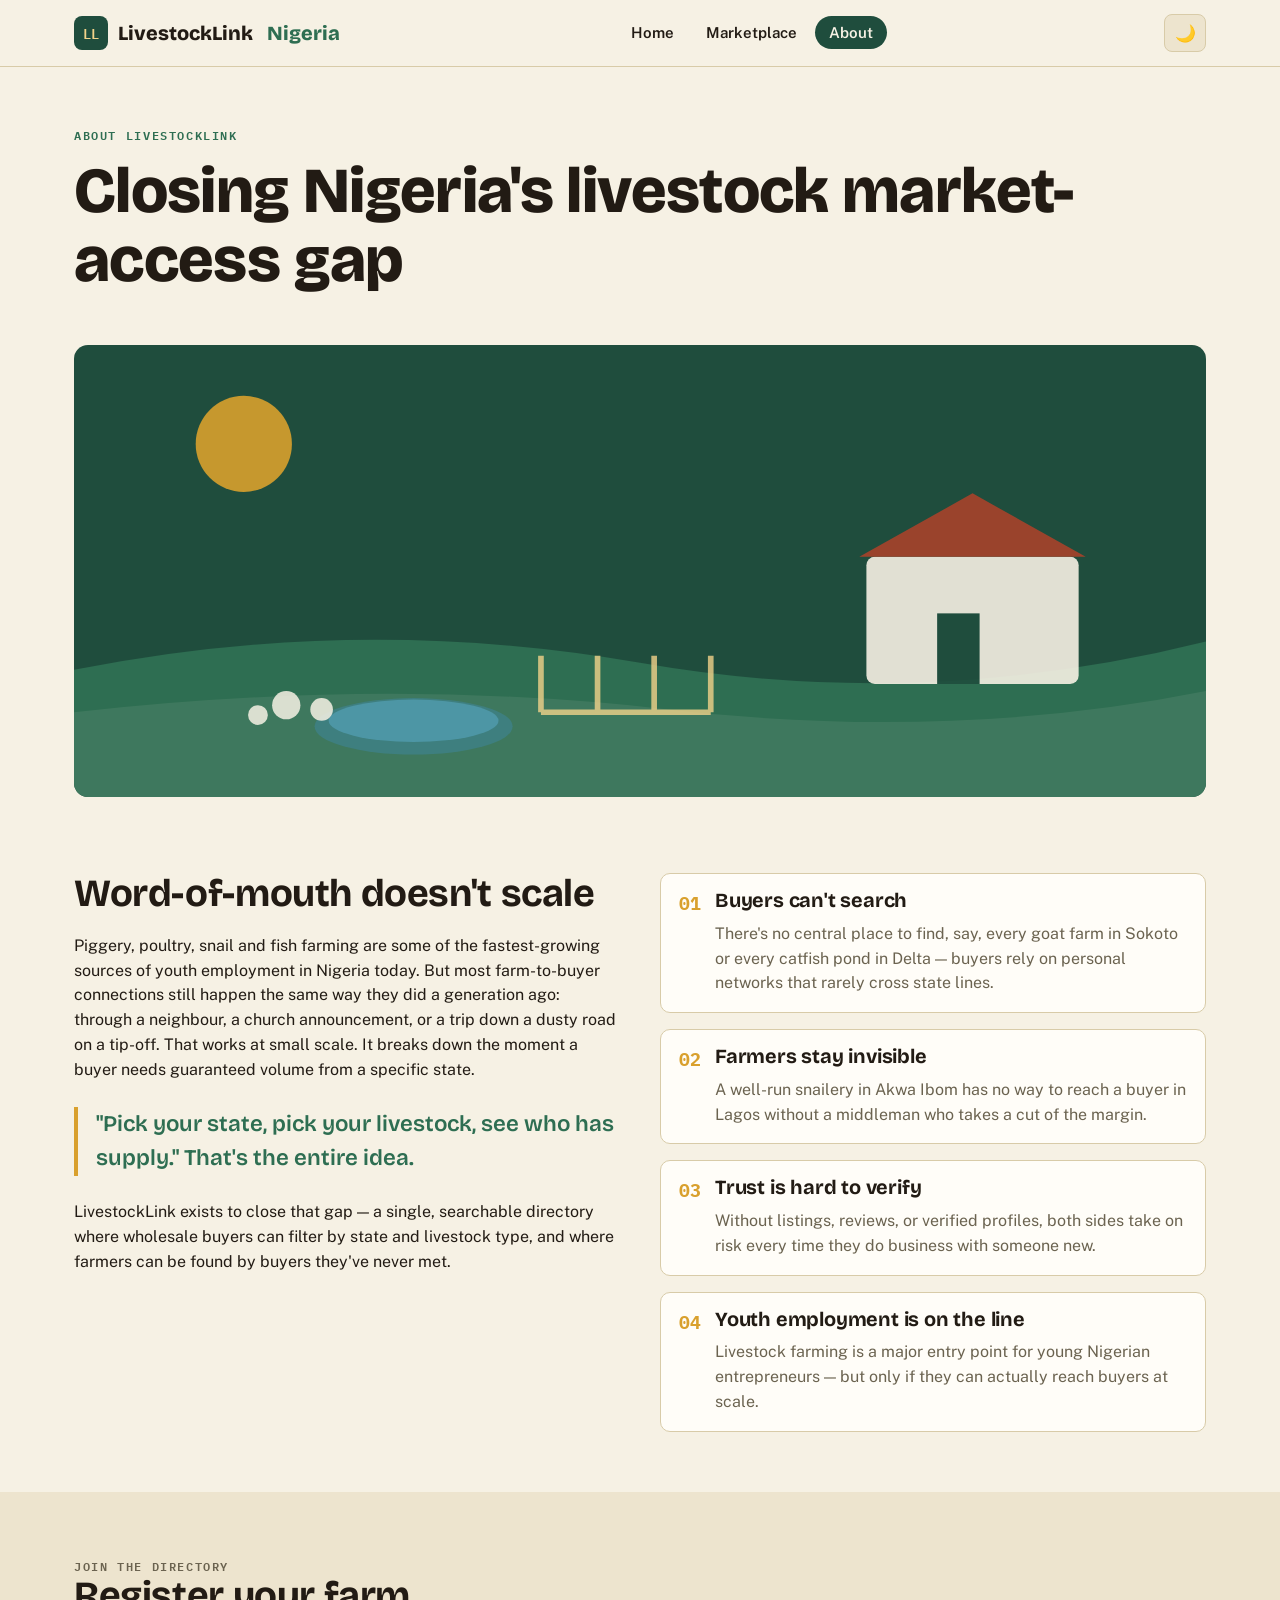
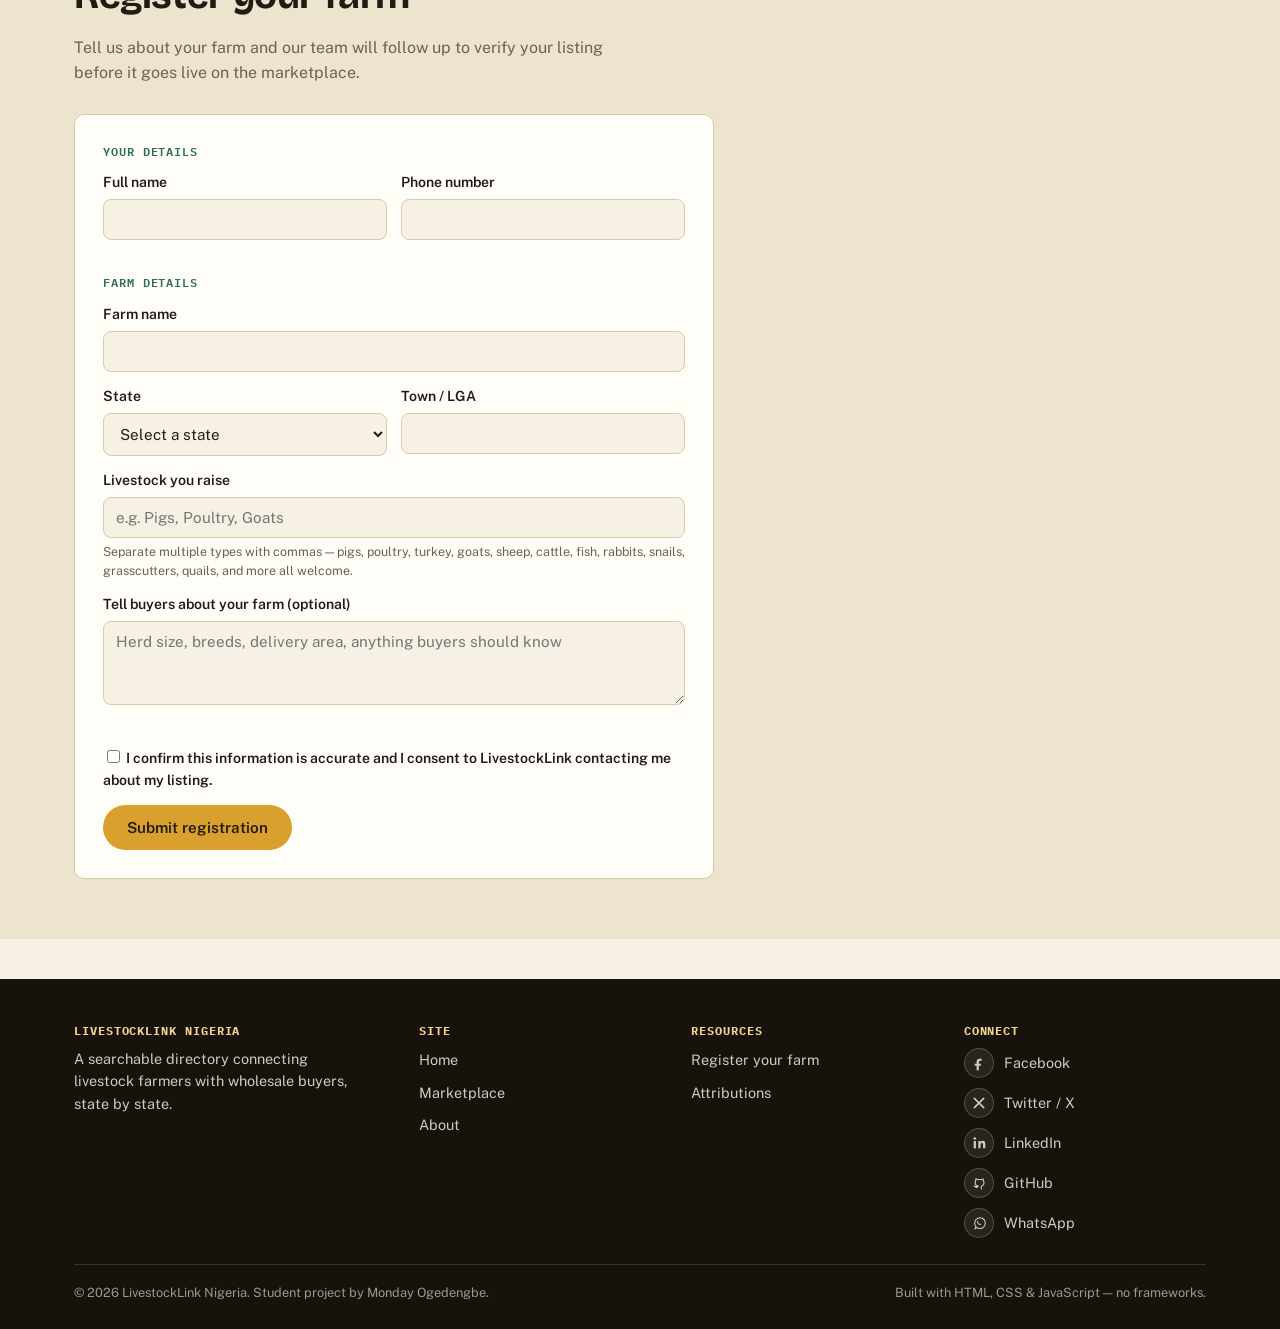
<file: livestocklink/about.html>
<!DOCTYPE html>
<html lang="en">
<head>
  <meta charset="UTF-8">
  <meta name="viewport" content="width=device-width, initial-scale=1.0">
  <title>About &amp; Farmer Registration — LivestockLink Nigeria</title>
  <meta name="description" content="Learn why Nigerian livestock farmers and wholesale buyers struggle to connect, and register your farm to be listed on LivestockLink Nigeria.">
  <meta name="author" content="Monday Ogedengbe">
  <meta property="og:title" content="About LivestockLink Nigeria">
  <meta property="og:description" content="Closing Nigeria's livestock market access gap, one listing at a time.">
  <meta property="og:type" content="website">
  <meta property="og:image" content="images/favicon.svg">
  <link rel="icon" type="image/svg+xml" href="images/favicon.svg">
  <script>
    (function () {
      var t = localStorage.getItem('livestocklink.theme') ||
        (window.matchMedia('(prefers-color-scheme: dark)').matches ? 'dark' : 'light');
      document.documentElement.setAttribute('data-theme', t);
    })();
  </script>
  <link rel="stylesheet" href="css/styles.css">
</head>
<body>
  <a class="skip-link" href="#main">Skip to main content</a>

  <header class="site-header">
    <div class="container">
      <a href="index.html" class="brand">
        <span class="brand-mark">LL</span>LivestockLink<span class="dim">&nbsp;Nigeria</span>
      </a>
      <nav class="main-nav" id="mainNav" aria-label="Main">
        <ul>
          <li><a href="index.html">Home</a></li>
          <li><a href="marketplace.html">Marketplace</a></li>
          <li><a href="about.html" aria-current="page">About</a></li>
        </ul>
      </nav>
      <div class="header-actions">
        <button class="theme-toggle" id="themeToggle" aria-pressed="false" aria-label="Switch to dark theme">🌙</button>
        <button class="nav-toggle" aria-label="Toggle navigation menu" aria-expanded="false" aria-controls="mainNav">
          <span class="bar"></span><span class="bar"></span><span class="bar"></span>
        </button>
      </div>
    </div>
  </header>

  <main id="main">
    <section class="section" style="padding-bottom:0;">
      <div class="container">
        <p class="eyebrow">About LivestockLink</p>
        <h1>Closing Nigeria's livestock market-access gap</h1>
        <img
          src="images/about-banner.svg"
          alt="Illustrated Nigerian farmland with livestock pens, a fish pond, and a market stall"
          width="800" height="320"
          loading="lazy"
          style="width:100%; height:auto; border-radius:14px; margin: 18px 0 8px;"
        >
      </div>
    </section>

    <section class="section">
      <div class="container gap-section">
        <div>
          <h2>Word-of-mouth doesn't scale</h2>
          <p>Piggery, poultry, snail and fish farming are some of the fastest-growing sources of youth employment in Nigeria today. But most farm-to-buyer connections still happen the same way they did a generation ago: through a neighbour, a church announcement, or a trip down a dusty road on a tip-off. That works at small scale. It breaks down the moment a buyer needs guaranteed volume from a specific state.</p>
          <p class="pull-quote">"Pick your state, pick your livestock, see who has supply." That's the entire idea.</p>
          <p>LivestockLink exists to close that gap — a single, searchable directory where wholesale buyers can filter by state and livestock type, and where farmers can be found by buyers they've never met.</p>
        </div>
        <ul class="gap-list">
          <li><span class="num">01</span><div><h3>Buyers can't search</h3><p>There's no central place to find, say, every goat farm in Sokoto or every catfish pond in Delta — buyers rely on personal networks that rarely cross state lines.</p></div></li>
          <li><span class="num">02</span><div><h3>Farmers stay invisible</h3><p>A well-run snailery in Akwa Ibom has no way to reach a buyer in Lagos without a middleman who takes a cut of the margin.</p></div></li>
          <li><span class="num">03</span><div><h3>Trust is hard to verify</h3><p>Without listings, reviews, or verified profiles, both sides take on risk every time they do business with someone new.</p></div></li>
          <li><span class="num">04</span><div><h3>Youth employment is on the line</h3><p>Livestock farming is a major entry point for young Nigerian entrepreneurs — but only if they can actually reach buyers at scale.</p></div></li>
        </ul>
      </div>
    </section>

    <section class="section section-alt" id="register">
      <div class="container">
        <div class="section-head">
          <div>
            <p class="eyebrow">Join the directory</p>
            <h2>Register your farm</h2>
            <p>Tell us about your farm and our team will follow up to verify your listing before it goes live on the marketplace.</p>
          </div>
        </div>

        <form class="reg-form" id="registrationForm" action="thank-you.html" method="get">
          <input type="hidden" name="type" value="registration">
          <fieldset>
            <legend>Your details</legend>
            <div class="two-col">
              <div class="form-row">
                <label for="farmerName">Full name</label>
                <input type="text" id="farmerName" name="farmerName" required minlength="2" title="Enter your full name" autocomplete="name">
              </div>
              <div class="form-row">
                <label for="farmerPhone">Phone number</label>
                <input type="tel" id="farmerPhone" name="farmerPhone" required pattern="^[0-9+\s-]{7,15}$" title="Enter a valid phone number (7–15 digits)" autocomplete="tel">
              </div>
            </div>
          </fieldset>

          <fieldset>
            <legend>Farm details</legend>
            <div class="form-row">
              <label for="farmName">Farm name</label>
              <input type="text" id="farmName" name="farmName" required minlength="2" title="Enter your farm's name">
            </div>
            <div class="two-col">
              <div class="form-row">
                <label for="farmState">State</label>
                <select id="farmState" name="farmState" required title="Select your state">
                  <option value="" selected disabled>Select a state</option>
                  <option>Abia</option><option>Adamawa</option><option>Akwa Ibom</option><option>Anambra</option>
                  <option>Bauchi</option><option>Bayelsa</option><option>Benue</option><option>Borno</option>
                  <option>Cross River</option><option>Delta</option><option>Ebonyi</option><option>Edo</option>
                  <option>Ekiti</option><option>Enugu</option><option>FCT</option><option>Gombe</option>
                  <option>Imo</option><option>Jigawa</option><option>Kaduna</option><option>Kano</option>
                  <option>Katsina</option><option>Kebbi</option><option>Kogi</option><option>Kwara</option>
                  <option>Lagos</option><option>Nasarawa</option><option>Niger</option><option>Ogun</option>
                  <option>Ondo</option><option>Osun</option><option>Oyo</option><option>Plateau</option>
                  <option>Rivers</option><option>Sokoto</option><option>Taraba</option><option>Yobe</option>
                  <option>Zamfara</option>
                </select>
              </div>
              <div class="form-row">
                <label for="farmTown">Town / LGA</label>
                <input type="text" id="farmTown" name="farmTown" required minlength="2" title="Enter your town or LGA">
              </div>
            </div>
            <div class="form-row">
              <label for="livestockTypes">Livestock you raise</label>
              <input type="text" id="livestockTypes" name="livestockTypes" required placeholder="e.g. Pigs, Poultry, Goats" minlength="2" title="List at least one livestock type">
              <p class="form-hint">Separate multiple types with commas — pigs, poultry, turkey, goats, sheep, cattle, fish, rabbits, snails, grasscutters, quails, and more all welcome.</p>
            </div>
            <div class="form-row">
              <label for="farmDescription">Tell buyers about your farm (optional)</label>
              <textarea id="farmDescription" name="farmDescription" placeholder="Herd size, breeds, delivery area, anything buyers should know"></textarea>
            </div>
          </fieldset>

          <div class="form-row">
            <label class="checkbox-row">
              <input type="checkbox" id="agreeTerms" name="agreeTerms" value="yes" required title="Please confirm before submitting">
              <span>I confirm this information is accurate and I consent to LivestockLink contacting me about my listing.</span>
            </label>
          </div>

          <input type="hidden" name="timestamp" id="regTimestamp">
          <button type="submit" class="btn btn-primary">Submit registration</button>
        </form>
      </div>
    </section>
  </main>

  <footer class="site-footer">
    <div class="container">
      <div class="footer-grid">
        <div>
          <h4>LivestockLink Nigeria</h4>
          <p style="opacity:.85; font-size:.9rem; max-width:32ch;">A searchable directory connecting livestock farmers with wholesale buyers, state by state.</p>
        </div>
        <div>
          <h4>Site</h4>
          <ul>
            <li><a href="index.html">Home</a></li>
            <li><a href="marketplace.html">Marketplace</a></li>
            <li><a href="about.html">About</a></li>
          </ul>
        </div>
        <div>
          <h4>Resources</h4>
          <ul>
            <li><a href="about.html#register">Register your farm</a></li>
            <li><a href="attributions.html">Attributions</a></li>
          </ul>
        </div>
        <div>
          <h4>Connect</h4>
          <div class="social-list">
            <a class="social-link" href="https://facebook.com/livestocklinkng" target="_blank" rel="noopener">
              <span class="social-icon"><svg class="icon" aria-hidden="true"><use href="images/icons.svg#icon-facebook"></use></svg></span> Facebook
            </a>
            <a class="social-link" href="https://x.com/livestocklinkng" target="_blank" rel="noopener">
              <span class="social-icon"><svg class="icon" aria-hidden="true"><use href="images/icons.svg#icon-x"></use></svg></span> Twitter / X
            </a>
            <a class="social-link" href="https://linkedin.com/company/livestocklinkng" target="_blank" rel="noopener">
              <span class="social-icon"><svg class="icon" aria-hidden="true"><use href="images/icons.svg#icon-linkedin"></use></svg></span> LinkedIn
            </a>
            <a class="social-link" href="https://github.com/livestocklinkng" target="_blank" rel="noopener">
              <span class="social-icon"><svg class="icon" aria-hidden="true"><use href="images/icons.svg#icon-github"></use></svg></span> GitHub
            </a>
            <a class="social-link" href="https://wa.me/2348033638719" target="_blank" rel="noopener">
              <span class="social-icon"><svg class="icon" aria-hidden="true"><use href="images/icons.svg#icon-whatsapp"></use></svg></span> WhatsApp
            </a>
          </div>
        </div>
      </div>
      <div class="footer-bottom">
        <span>© 2026 LivestockLink Nigeria. Student project by Monday Ogedengbe.</span>
        <span>Built with HTML, CSS &amp; JavaScript — no frameworks.</span>
      </div>
    </div>
  </footer>

  <script type="module" src="js/about.js"></script>
</body>
</html>
</file>
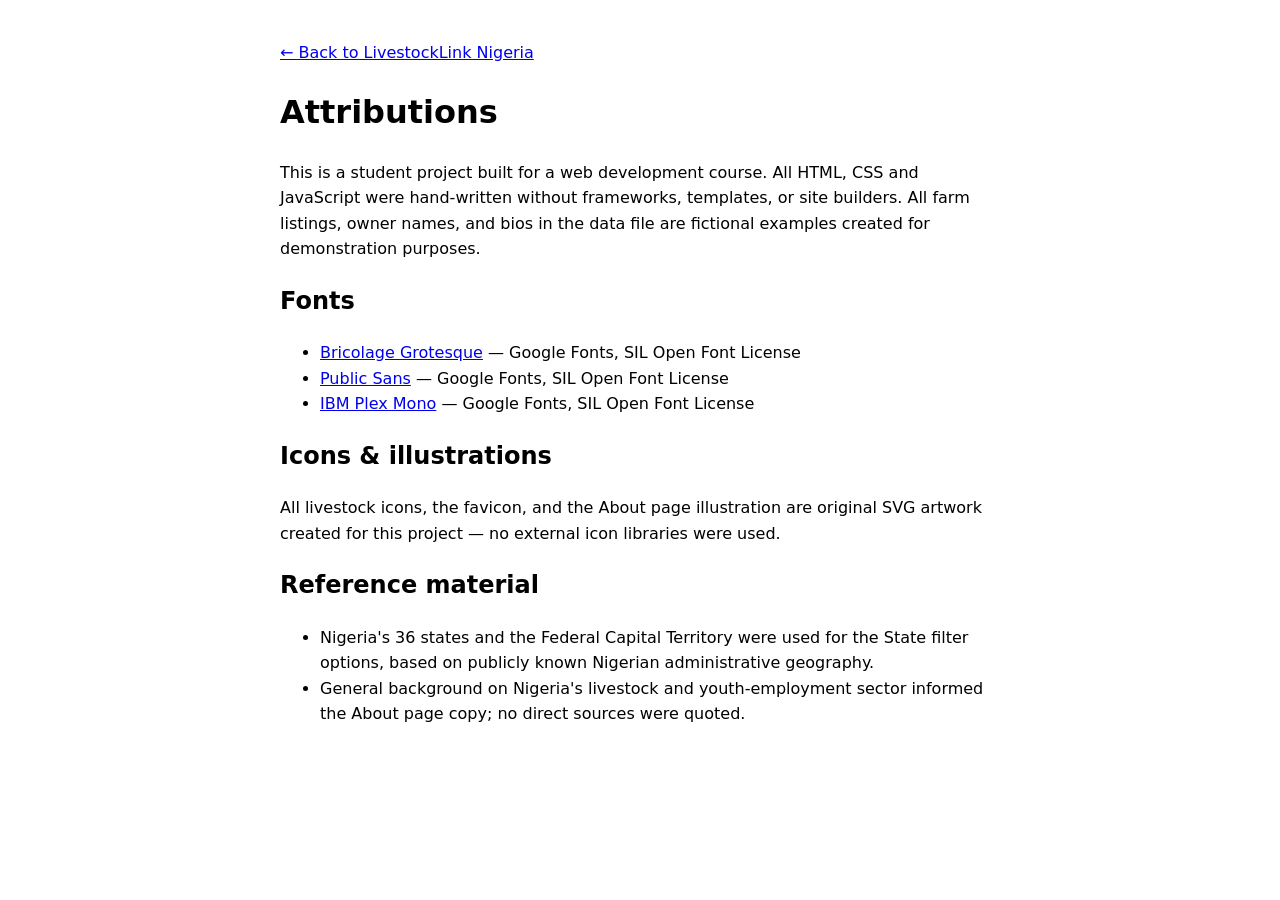
<file: livestocklink/attributions.html>
<!DOCTYPE html>
<html lang="en">
<head>
  <meta charset="UTF-8">
  <meta name="viewport" content="width=device-width, initial-scale=1.0">
  <title>Attributions — LivestockLink Nigeria</title>
  <meta name="description" content="Sources, fonts, and references used in building the LivestockLink Nigeria student project.">
  <meta name="author" content="Monday Ogedengbe">
  <meta name="robots" content="noindex">
  <link rel="icon" type="image/svg+xml" href="images/favicon.svg">
</head>
<body>
  <main style="max-width: 720px; margin: 40px auto; padding: 0 24px; font-family: system-ui, sans-serif; line-height: 1.6;">
    <p><a href="index.html">&larr; Back to LivestockLink Nigeria</a></p>
    <h1>Attributions</h1>
    <p>This is a student project built for a web development course. All HTML, CSS and JavaScript were hand-written without frameworks, templates, or site builders. All farm listings, owner names, and bios in the data file are fictional examples created for demonstration purposes.</p>

    <h2>Fonts</h2>
    <ul>
      <li><a href="https://fonts.google.com/specimen/Bricolage+Grotesque" target="_blank" rel="noopener">Bricolage Grotesque</a> — Google Fonts, SIL Open Font License</li>
      <li><a href="https://fonts.google.com/specimen/Public+Sans" target="_blank" rel="noopener">Public Sans</a> — Google Fonts, SIL Open Font License</li>
      <li><a href="https://fonts.google.com/specimen/IBM+Plex+Mono" target="_blank" rel="noopener">IBM Plex Mono</a> — Google Fonts, SIL Open Font License</li>
    </ul>

    <h2>Icons &amp; illustrations</h2>
    <p>All livestock icons, the favicon, and the About page illustration are original SVG artwork created for this project — no external icon libraries were used.</p>

    <h2>Reference material</h2>
    <ul>
      <li>Nigeria's 36 states and the Federal Capital Territory were used for the State filter options, based on publicly known Nigerian administrative geography.</li>
      <li>General background on Nigeria's livestock and youth-employment sector informed the About page copy; no direct sources were quoted.</li>
    </ul>
  </main>
</body>
</html>
</file>
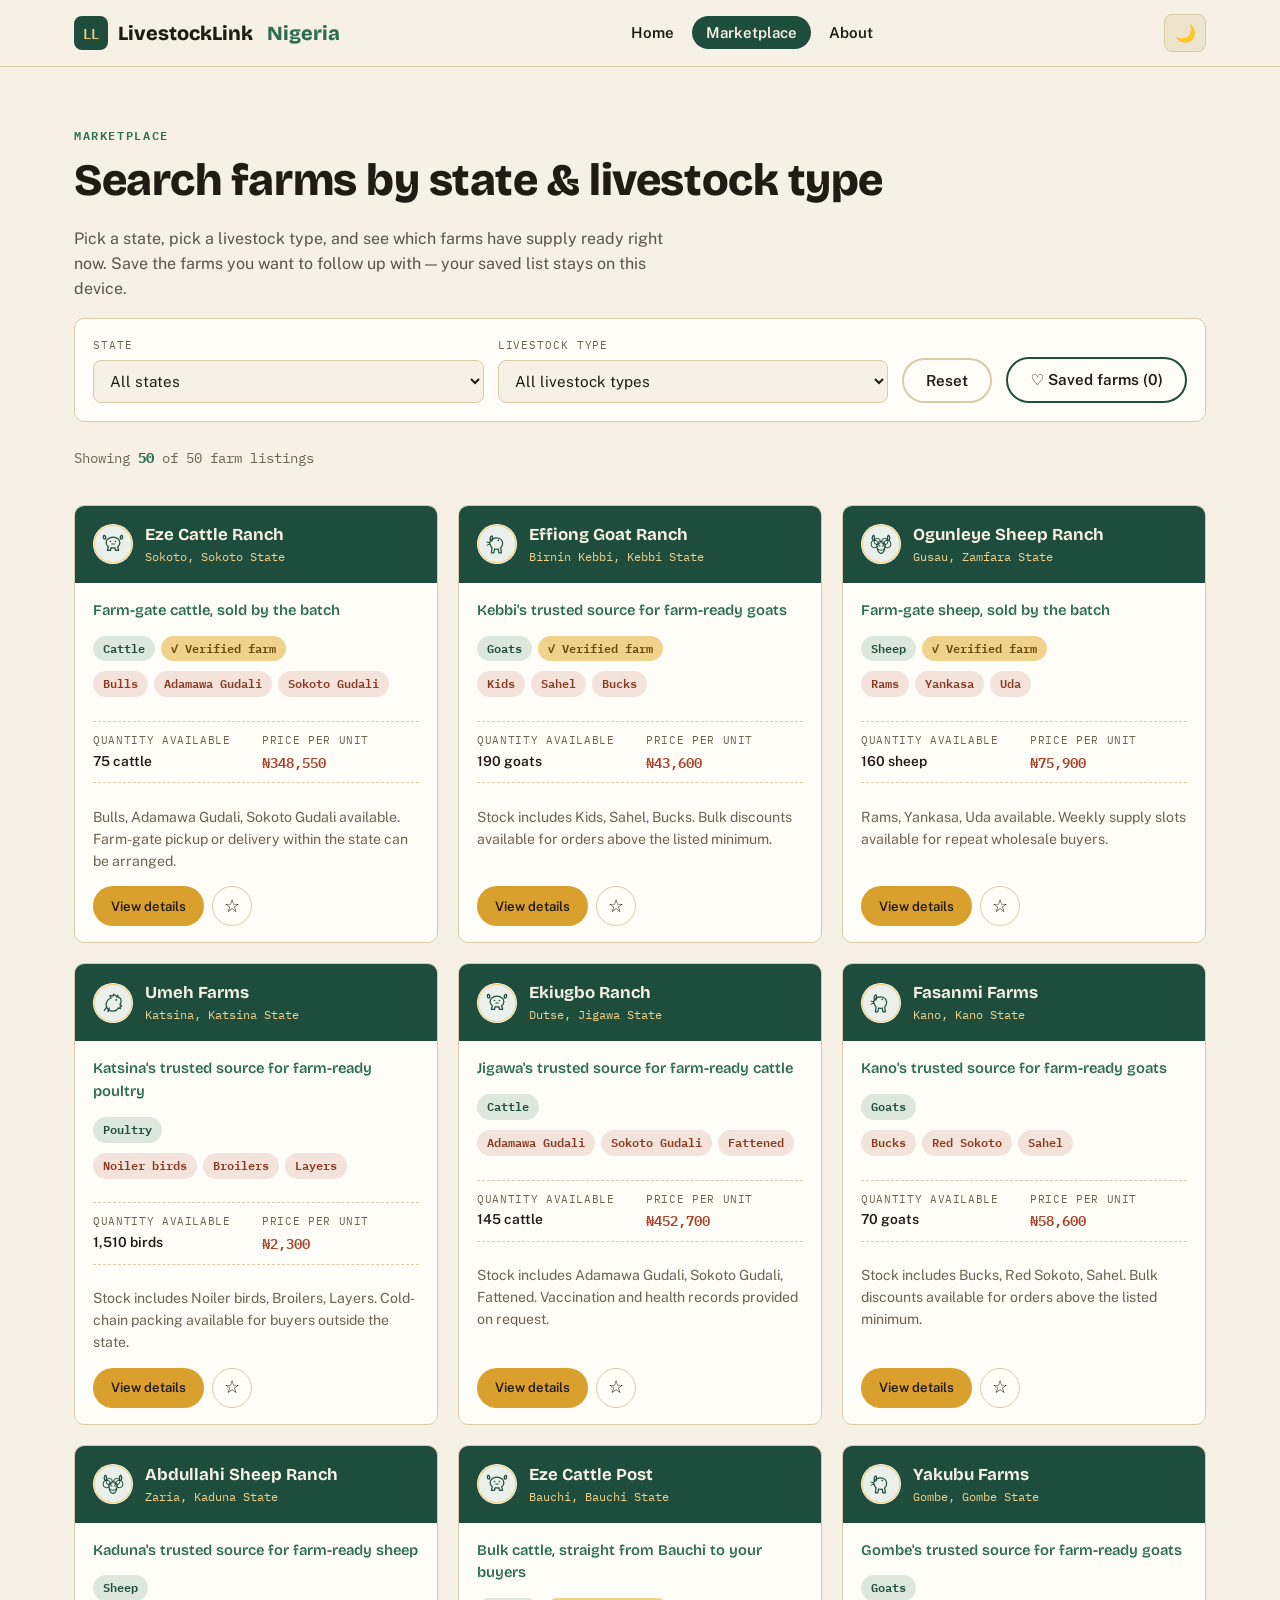
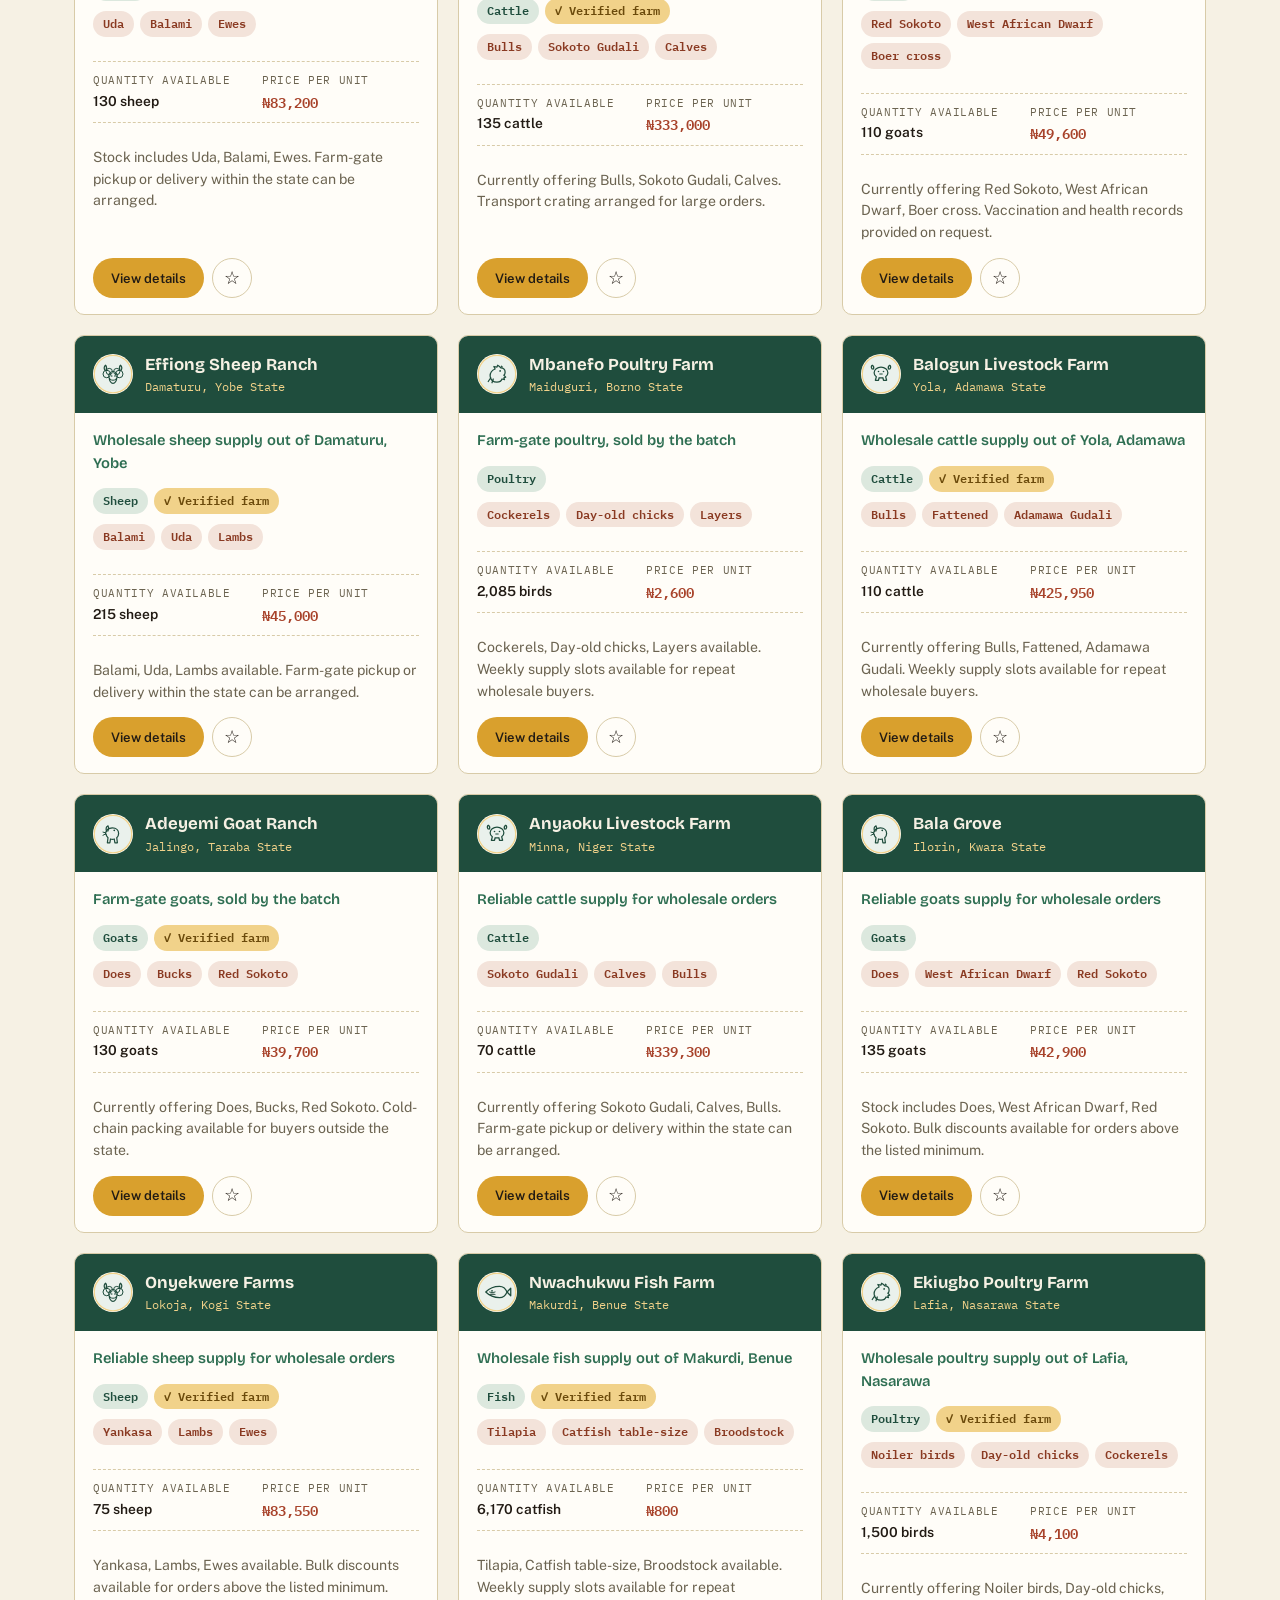
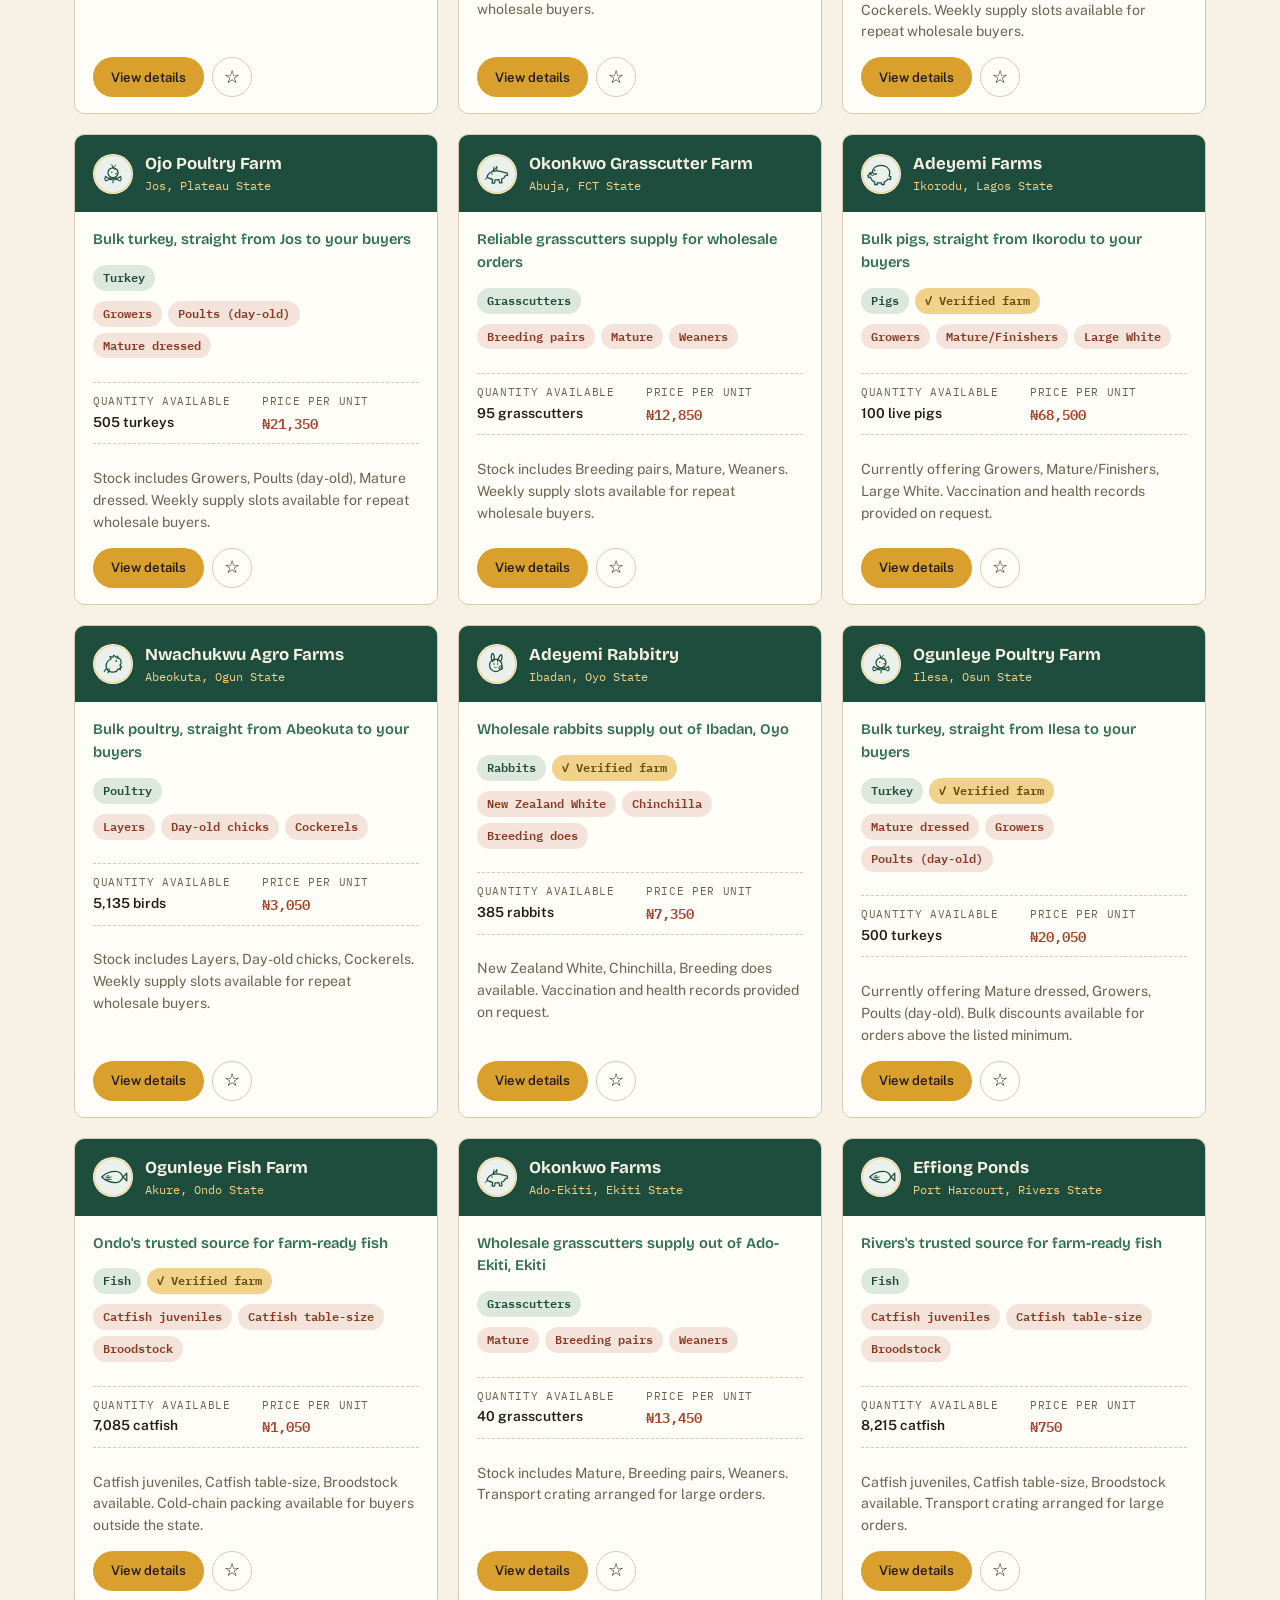
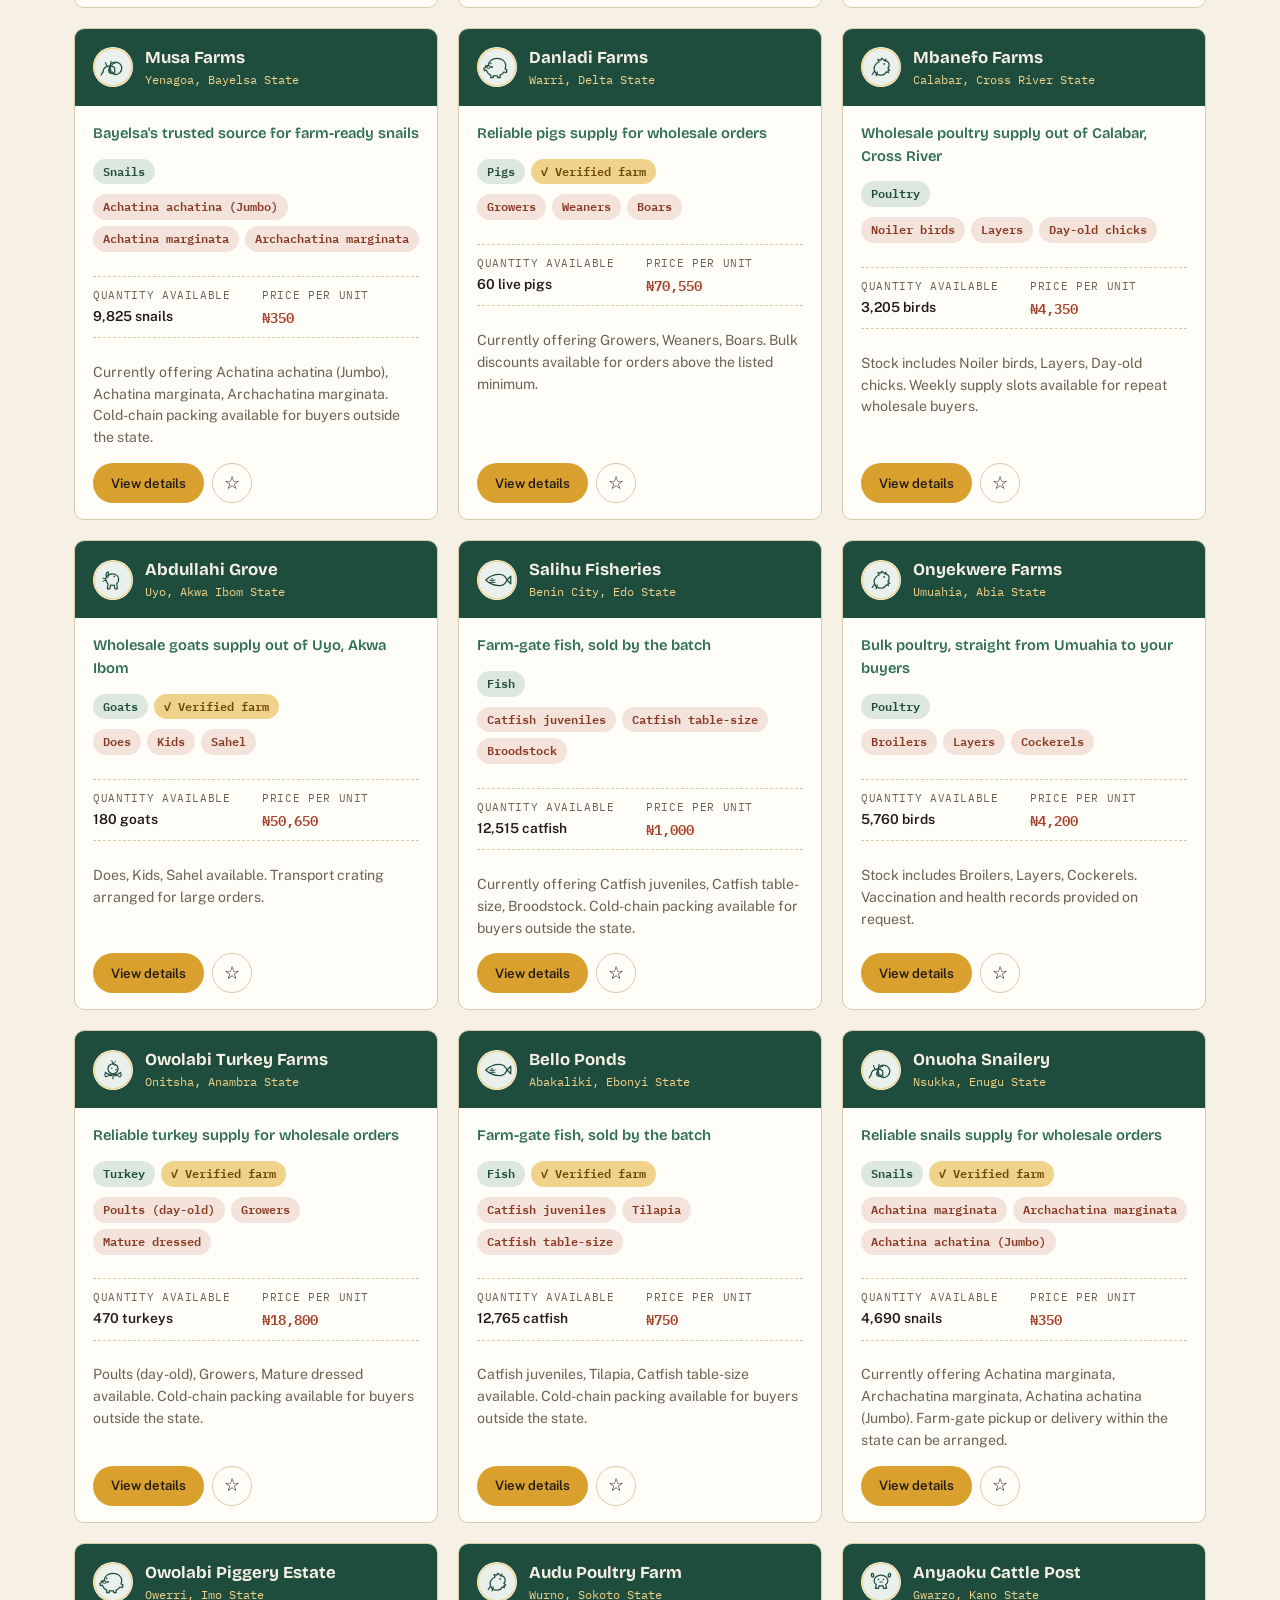
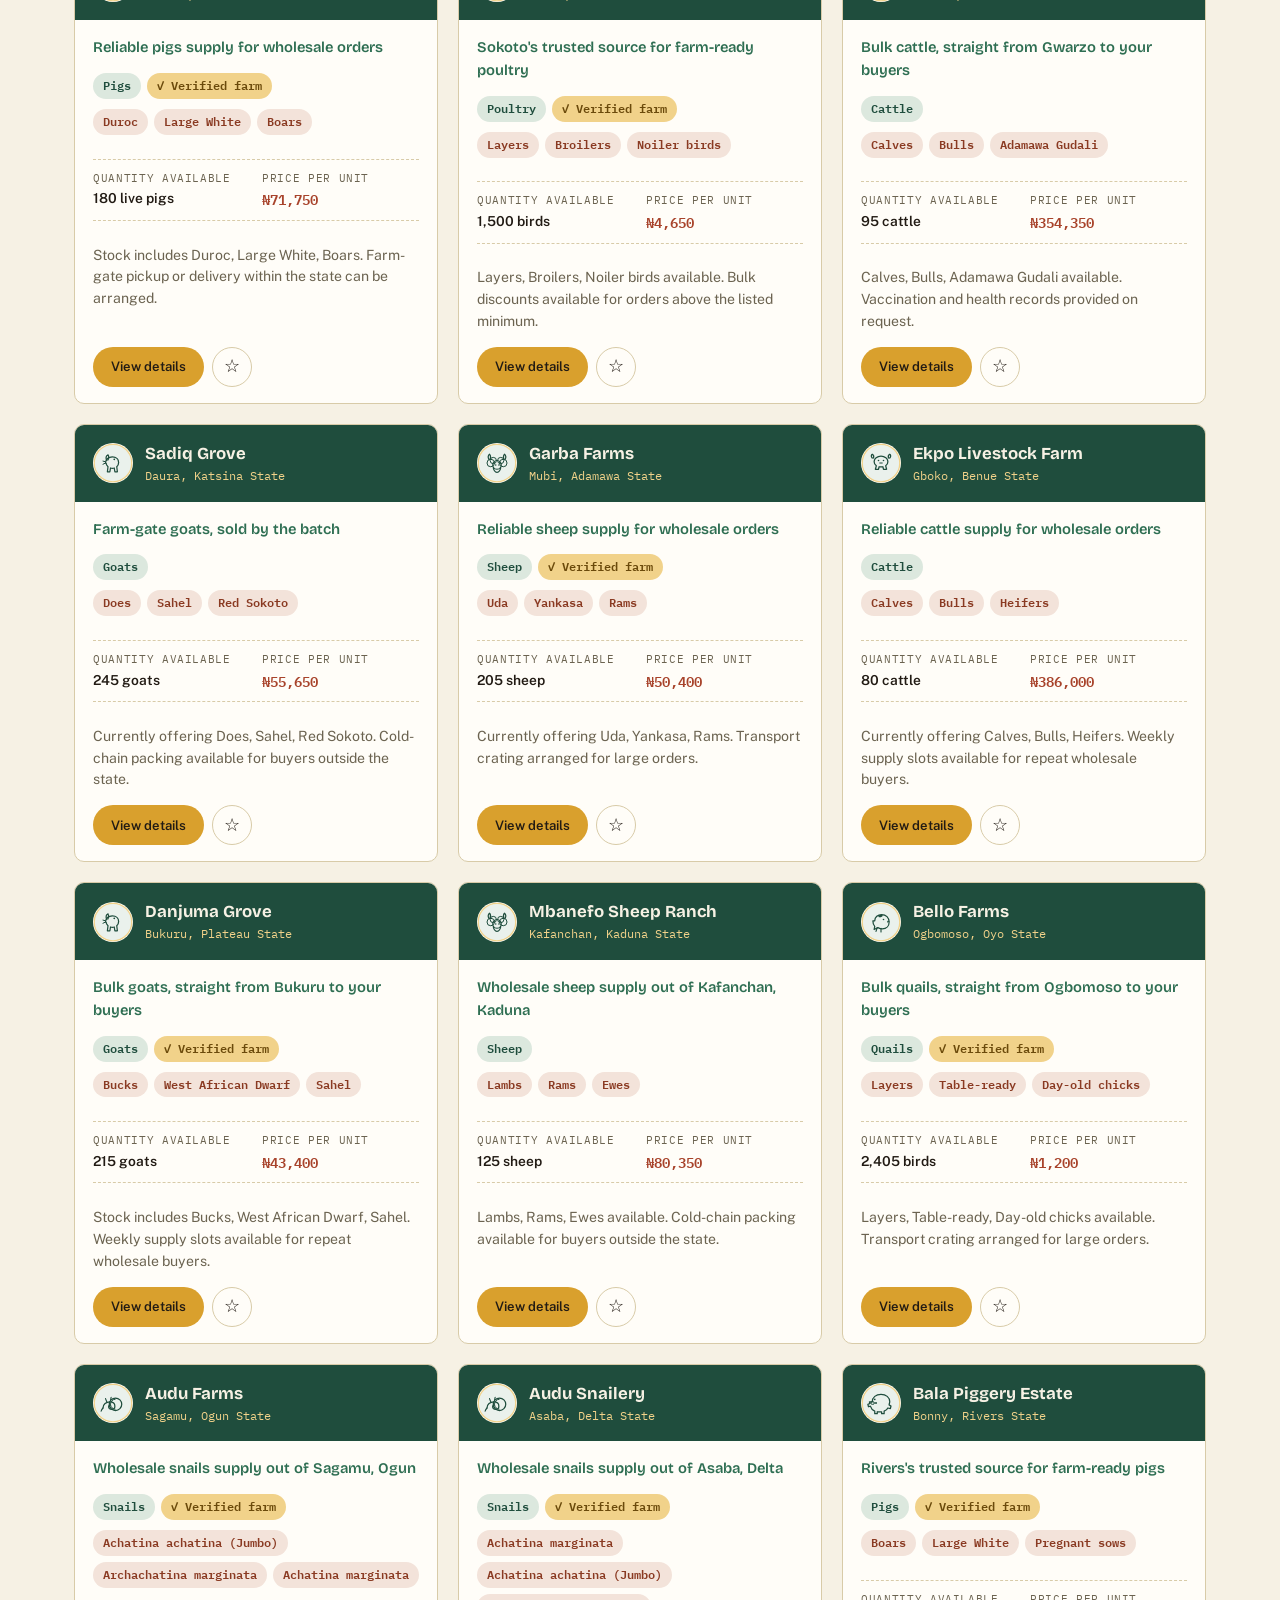
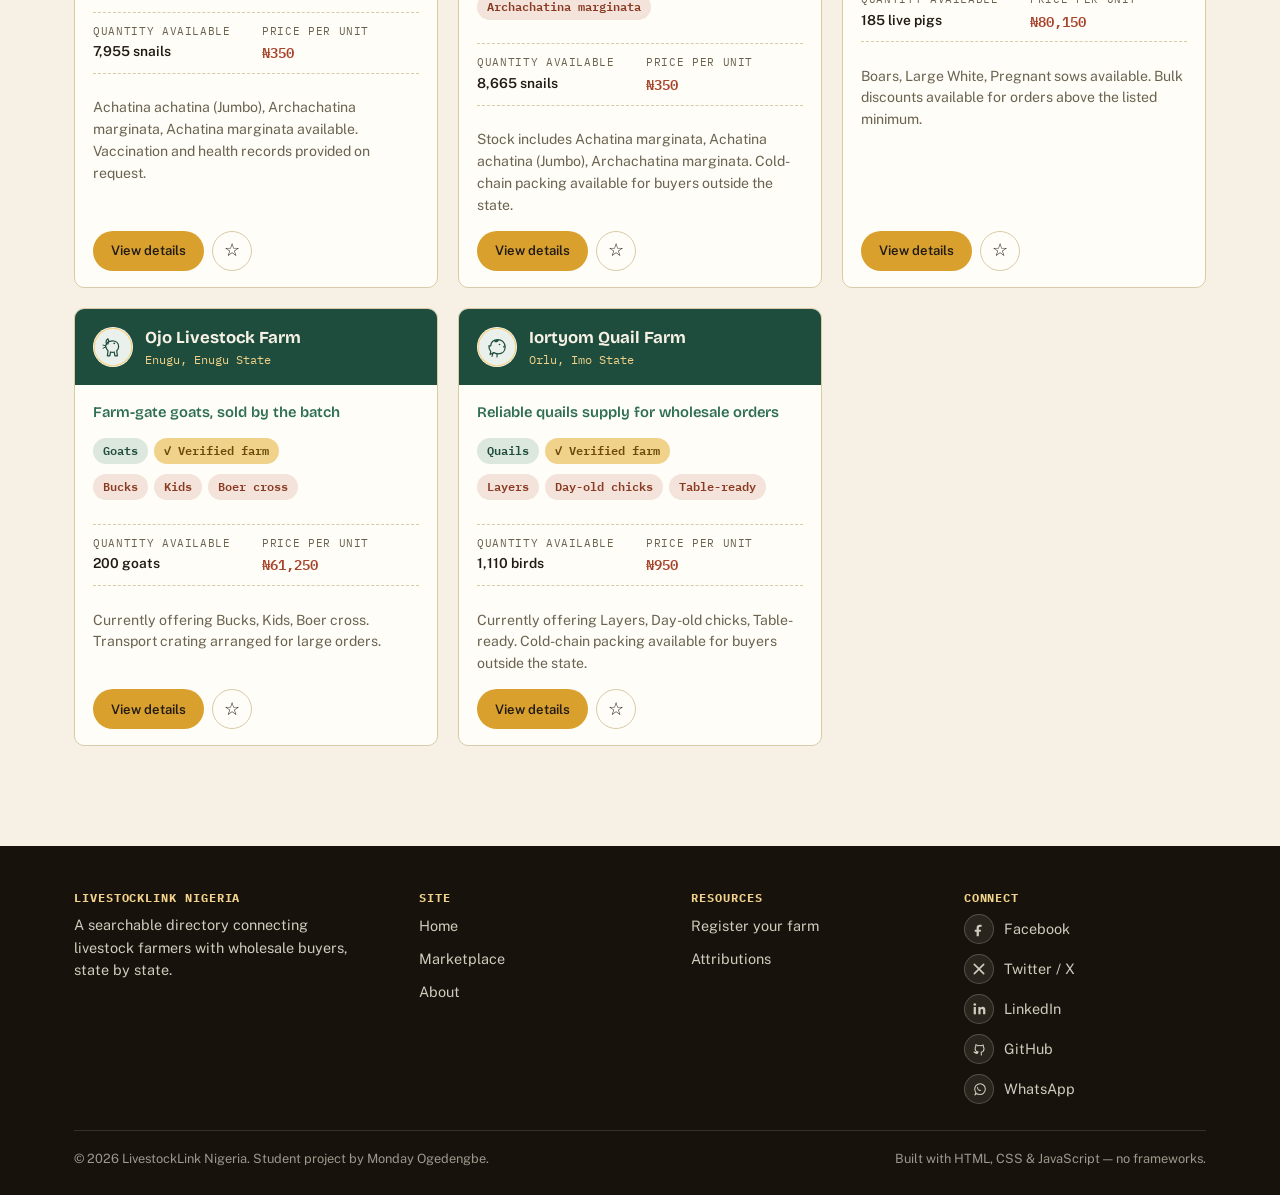
<file: livestocklink/marketplace.html>
<!DOCTYPE html>
<html lang="en">
<head>
  <meta charset="UTF-8">
  <meta name="viewport" content="width=device-width, initial-scale=1.0">
  <title>Marketplace — LivestockLink Nigeria</title>
  <meta name="description" content="Filter Nigeria's livestock directory by state and livestock type — pigs, broilers, snails, goats, fish, cattle, rabbits and turkey — and contact farms directly.">
  <meta name="author" content="Monday Ogedengbe">
  <meta property="og:title" content="LivestockLink Nigeria Marketplace">
  <meta property="og:description" content="Search farms by state and livestock type across Nigeria.">
  <meta property="og:type" content="website">
  <meta property="og:image" content="images/favicon.svg">
  <link rel="icon" type="image/svg+xml" href="images/favicon.svg">
  <script>
    (function () {
      var t = localStorage.getItem('livestocklink.theme') ||
        (window.matchMedia('(prefers-color-scheme: dark)').matches ? 'dark' : 'light');
      document.documentElement.setAttribute('data-theme', t);
    })();
  </script>
  <link rel="stylesheet" href="css/styles.css">
</head>
<body>
  <a class="skip-link" href="#main">Skip to main content</a>

  <header class="site-header">
    <div class="container">
      <a href="index.html" class="brand">
        <span class="brand-mark">LL</span>LivestockLink<span class="dim">&nbsp;Nigeria</span>
      </a>
      <nav class="main-nav" id="mainNav" aria-label="Main">
        <ul>
          <li><a href="index.html">Home</a></li>
          <li><a href="marketplace.html" aria-current="page">Marketplace</a></li>
          <li><a href="about.html">About</a></li>
        </ul>
      </nav>
      <div class="header-actions">
        <button class="theme-toggle" id="themeToggle" aria-pressed="false" aria-label="Switch to dark theme">🌙</button>
        <button class="nav-toggle" aria-label="Toggle navigation menu" aria-expanded="false" aria-controls="mainNav">
          <span class="bar"></span><span class="bar"></span><span class="bar"></span>
        </button>
      </div>
    </div>
  </header>

  <main id="main">
    <section class="section" style="padding-bottom: 20px;">
      <div class="container">
        <p class="eyebrow">Marketplace</p>
        <h1 style="font-size: clamp(2rem, 4vw, 2.8rem);">Search farms by state &amp; livestock type</h1>
        <p style="max-width: 60ch; color:#5B5346;">Pick a state, pick a livestock type, and see which farms have supply ready right now. Save the farms you want to follow up with — your saved list stays on this device.</p>

        <form class="filters-bar" aria-label="Filter farm listings" onsubmit="return false;">
          <div class="field">
            <label for="stateFilter">State</label>
            <select id="stateFilter"><option value="">All states</option></select>
          </div>
          <div class="field">
            <label for="typeFilter">Livestock type</label>
            <select id="typeFilter"><option value="">All livestock types</option></select>
          </div>
          <button type="button" class="btn btn-ghost" id="resetFilters">Reset</button>
          <button type="button" class="btn btn-outline" id="savedToggle" aria-pressed="false">♡ Saved farms (0)</button>
        </form>

        <p class="results-count" id="resultsCount"></p>
      </div>
    </section>

    <section class="section" style="padding-top: 0;">
      <div class="container">
        <div class="farm-grid" id="marketplaceGrid">
          <p>Loading farm listings…</p>
        </div>
      </div>
    </section>
  </main>

  <div class="modal-backdrop" id="modalBackdrop" aria-hidden="true">
    <div class="modal" id="modalPanel" role="dialog" aria-modal="true" aria-label="Farm details"></div>
  </div>

  <footer class="site-footer">
    <div class="container">
      <div class="footer-grid">
        <div>
          <h4>LivestockLink Nigeria</h4>
          <p style="opacity:.85; font-size:.9rem; max-width:32ch;">A searchable directory connecting livestock farmers with wholesale buyers, state by state.</p>
        </div>
        <div>
          <h4>Site</h4>
          <ul>
            <li><a href="index.html">Home</a></li>
            <li><a href="marketplace.html">Marketplace</a></li>
            <li><a href="about.html">About</a></li>
          </ul>
        </div>
        <div>
          <h4>Resources</h4>
          <ul>
            <li><a href="about.html#register">Register your farm</a></li>
            <li><a href="attributions.html">Attributions</a></li>
          </ul>
        </div>
        <div>
          <h4>Connect</h4>
          <div class="social-list">
            <a class="social-link" href="https://facebook.com/livestocklinkng" target="_blank" rel="noopener">
              <span class="social-icon"><svg class="icon" aria-hidden="true"><use href="images/icons.svg#icon-facebook"></use></svg></span> Facebook
            </a>
            <a class="social-link" href="https://x.com/livestocklinkng" target="_blank" rel="noopener">
              <span class="social-icon"><svg class="icon" aria-hidden="true"><use href="images/icons.svg#icon-x"></use></svg></span> Twitter / X
            </a>
            <a class="social-link" href="https://linkedin.com/company/livestocklinkng" target="_blank" rel="noopener">
              <span class="social-icon"><svg class="icon" aria-hidden="true"><use href="images/icons.svg#icon-linkedin"></use></svg></span> LinkedIn
            </a>
            <a class="social-link" href="https://github.com/livestocklinkng" target="_blank" rel="noopener">
              <span class="social-icon"><svg class="icon" aria-hidden="true"><use href="images/icons.svg#icon-github"></use></svg></span> GitHub
            </a>
            <a class="social-link" href="https://wa.me/2348033638719" target="_blank" rel="noopener">
              <span class="social-icon"><svg class="icon" aria-hidden="true"><use href="images/icons.svg#icon-whatsapp"></use></svg></span> WhatsApp
            </a>
          </div>
        </div>
      </div>
      <div class="footer-bottom">
        <span>© 2026 LivestockLink Nigeria. Student project by Monday Ogedengbe.</span>
        <span>Built with HTML, CSS &amp; JavaScript — no frameworks.</span>
      </div>
    </div>
  </footer>

  <script type="module" src="js/marketplace.js"></script>
</body>
</html>
</file>
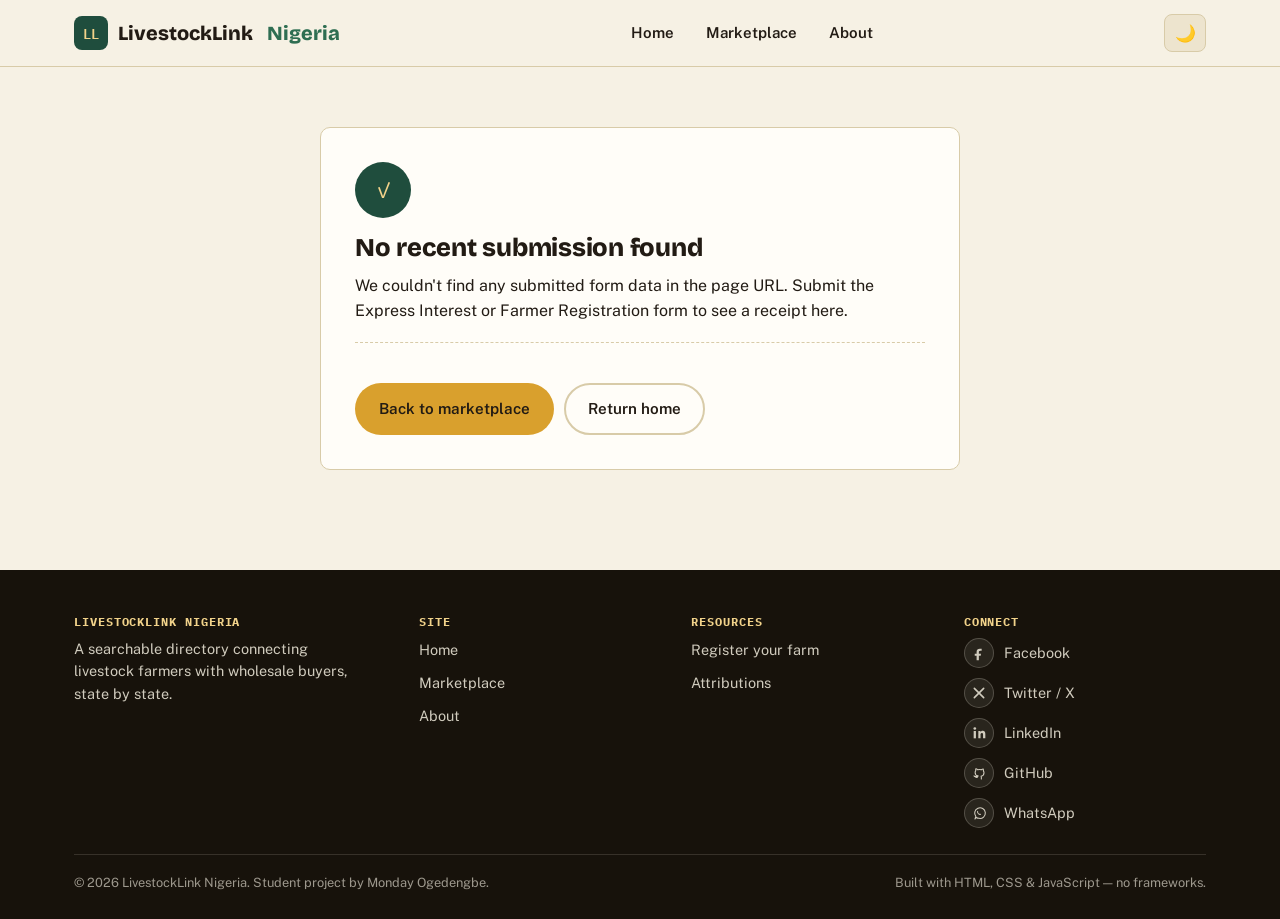
<file: livestocklink/thank-you.html>
<!DOCTYPE html>
<html lang="en">
<head>
  <meta charset="UTF-8">
  <meta name="viewport" content="width=device-width, initial-scale=1.0">
  <title>Submission received — LivestockLink Nigeria</title>
  <meta name="description" content="Confirmation page showing the details you just submitted to LivestockLink Nigeria.">
  <meta name="author" content="Monday Ogedengbe">
  <meta name="robots" content="noindex">
  <link rel="icon" type="image/svg+xml" href="images/favicon.svg">
  <script>
    (function () {
      var t = localStorage.getItem('livestocklink.theme') ||
        (window.matchMedia('(prefers-color-scheme: dark)').matches ? 'dark' : 'light');
      document.documentElement.setAttribute('data-theme', t);
    })();
  </script>
  <link rel="stylesheet" href="css/styles.css">
</head>
<body>
  <a class="skip-link" href="#main">Skip to main content</a>

  <header class="site-header">
    <div class="container">
      <a href="index.html" class="brand">
        <span class="brand-mark">LL</span>LivestockLink<span class="dim">&nbsp;Nigeria</span>
      </a>
      <nav class="main-nav" id="mainNav" aria-label="Main">
        <ul>
          <li><a href="index.html">Home</a></li>
          <li><a href="marketplace.html">Marketplace</a></li>
          <li><a href="about.html">About</a></li>
        </ul>
      </nav>
      <div class="header-actions">
        <button class="theme-toggle" id="themeToggle" aria-pressed="false" aria-label="Switch to dark theme">🌙</button>
        <button class="nav-toggle" aria-label="Toggle navigation menu" aria-expanded="false" aria-controls="mainNav">
          <span class="bar"></span><span class="bar"></span><span class="bar"></span>
        </button>
      </div>
    </div>
  </header>

  <main id="main">
    <section class="section">
      <div class="container">
        <div class="confirm-card">
          <div class="confirm-badge">✓</div>
          <h1 id="confirmTitle" style="font-size:1.6rem;">Submission received</h1>
          <p id="confirmLede"></p>
          <div class="receipt" id="confirmContent"></div>
          <div style="margin-top:22px; display:flex; gap:10px; flex-wrap:wrap;">
            <a href="marketplace.html" class="btn btn-primary">Back to marketplace</a>
            <a href="index.html" class="btn btn-ghost">Return home</a>
          </div>
        </div>
      </div>
    </section>
  </main>

  <footer class="site-footer">
    <div class="container">
      <div class="footer-grid">
        <div>
          <h4>LivestockLink Nigeria</h4>
          <p style="opacity:.85; font-size:.9rem; max-width:32ch;">A searchable directory connecting livestock farmers with wholesale buyers, state by state.</p>
        </div>
        <div>
          <h4>Site</h4>
          <ul>
            <li><a href="index.html">Home</a></li>
            <li><a href="marketplace.html">Marketplace</a></li>
            <li><a href="about.html">About</a></li>
          </ul>
        </div>
        <div>
          <h4>Resources</h4>
          <ul>
            <li><a href="about.html#register">Register your farm</a></li>
            <li><a href="attributions.html">Attributions</a></li>
          </ul>
        </div>
        <div>
          <h4>Connect</h4>
          <div class="social-list">
            <a class="social-link" href="https://facebook.com/livestocklinkng" target="_blank" rel="noopener">
              <span class="social-icon"><svg class="icon" aria-hidden="true"><use href="images/icons.svg#icon-facebook"></use></svg></span> Facebook
            </a>
            <a class="social-link" href="https://x.com/livestocklinkng" target="_blank" rel="noopener">
              <span class="social-icon"><svg class="icon" aria-hidden="true"><use href="images/icons.svg#icon-x"></use></svg></span> Twitter / X
            </a>
            <a class="social-link" href="https://linkedin.com/company/livestocklinkng" target="_blank" rel="noopener">
              <span class="social-icon"><svg class="icon" aria-hidden="true"><use href="images/icons.svg#icon-linkedin"></use></svg></span> LinkedIn
            </a>
            <a class="social-link" href="https://github.com/livestocklinkng" target="_blank" rel="noopener">
              <span class="social-icon"><svg class="icon" aria-hidden="true"><use href="images/icons.svg#icon-github"></use></svg></span> GitHub
            </a>
            <a class="social-link" href="https://wa.me/2348033638719" target="_blank" rel="noopener">
              <span class="social-icon"><svg class="icon" aria-hidden="true"><use href="images/icons.svg#icon-whatsapp"></use></svg></span> WhatsApp
            </a>
          </div>
        </div>
      </div>
      <div class="footer-bottom">
        <span>© 2026 LivestockLink Nigeria. Student project by Monday Ogedengbe.</span>
        <span>Built with HTML, CSS &amp; JavaScript — no frameworks.</span>
      </div>
    </div>
  </footer>

  <script type="module" src="js/thank-you.js"></script>
</body>
</html>
</file>
<file: styles/base.css>
/* ============================================
   ILE-IFE CHAMBER OF COMMERCE - BASE CSS
   Mobile-first responsive design
   ============================================ */

:root {
    --primary: #1a472a;
    --primary-dark: #0f2e1a;
    --secondary: #c9a227;
    --secondary-light: #e0c04d;
    --background: #f8f9fa;
    --surface: #ffffff;
    --text: #212529;
    --text-light: #6c757d;
    --accent: #b85c38;
    --border: #dee2e6;
    --shadow: 0 2px 8px rgba(0,0,0,0.1);
    --shadow-lg: 0 4px 16px rgba(0,0,0,0.15);
    --radius: 8px;
    --transition: all 0.3s ease;
}

body {
    font-family: 'Open Sans', sans-serif;
    background-color: var(--background);
    color: var(--text);
    display: flex;
    flex-direction: column;
    min-height: 100vh;
}

h1, h2, h3, h4 {
    font-family: 'Roboto', sans-serif;
    font-weight: 700;
    line-height: 1.2;
}

a {
    color: var(--primary);
    transition: var(--transition);
}

a:hover {
    color: var(--accent);
}

/* ============================================
   HEADER & NAVIGATION
   ============================================ */

.site-header {
    background-color: var(--surface);
    box-shadow: var(--shadow);
    position: sticky;
    top: 0;
    z-index: 100;
}

.header-content {
    max-width: 1200px;
    margin: 0 auto;
    padding: 1rem;
    display: flex;
    justify-content: space-between;
    align-items: center;
}

.logo {
    display: flex;
    align-items: center;
    gap: 0.75rem;
}

.logo img {
    width: 48px;
    height: 48px;
    border-radius: var(--radius);
}

.logo-text {
    display: flex;
    flex-direction: column;
}

.logo-text .site-name {
    font-family: 'Roboto', sans-serif;
    font-size: 1.25rem;
    font-weight: 700;
    color: var(--primary);
}

.logo-text .site-tagline {
    font-size: 0.75rem;
    color: var(--text-light);
}

/* Navigation */
.nav-menu {
    display: none;
    list-style: none;
    position: absolute;
    top: 100%;
    left: 0;
    right: 0;
    background-color: var(--surface);
    box-shadow: var(--shadow);
    padding: 1rem;
}

.nav-menu.open {
    display: block;
}

.nav-menu li {
    margin: 0.5rem 0;
}

.nav-menu a {
    display: block;
    padding: 0.75rem 1rem;
    color: var(--text);
    font-weight: 600;
    border-radius: var(--radius);
}

.nav-menu a:hover,
.nav-menu a.active {
    background-color: var(--primary);
    color: var(--surface);
}

/* Menu Toggle & Dark Mode */
.header-actions {
    display: flex;
    align-items: center;
    gap: 0.75rem;
}

#menu-toggle {
    background: none;
    border: 2px solid var(--primary);
    color: var(--primary);
    font-size: 1.5rem;
    padding: 0.25rem 0.75rem;
    border-radius: var(--radius);
    transition: var(--transition);
}

#menu-toggle:hover {
    background-color: var(--primary);
    color: var(--surface);
}

#dark-mode-toggle {
    background: none;
    border: none;
    font-size: 1.25rem;
    cursor: pointer;
    padding: 0.5rem;
    border-radius: 50%;
    transition: var(--transition);
}

#dark-mode-toggle:hover {
    background-color: var(--light-gray);
}

/* ============================================
   MAIN CONTENT
   ============================================ */

main {
    flex: 1;
    max-width: 1200px;
    margin: 0 auto;
    padding: 2rem 1rem;
    width: 100%;
}

/* ============================================
   DIRECTORY PAGE - VIEW TOGGLE (CENTERED)
   ============================================ */

.directory-header {
    margin-bottom: 2rem;
}

.directory-header h1 {
    color: var(--primary);
    font-size: 1.75rem;
    margin-bottom: 1rem;
}

.view-toggle {
    display: flex;
    justify-content: center;
    gap: 0.75rem;
}

/* FIX: Explicit colors so buttons don't disappear in dark mode */
.view-btn {
    padding: 0.5rem 1.5rem;
    border: 2px solid #1a472a;
    background-color: #ffffff;
    color: #1a472a;
    border-radius: var(--radius);
    font-weight: 600;
    font-size: 1rem;
    transition: var(--transition);
    min-width: 80px;
}

.view-btn:hover,
.view-btn.active {
    background-color: #1a472a;
    color: #ffffff;
}

/* ============================================
   DIRECTORY - GRID VIEW (WIREFRAME CARDS)
   ============================================ */

.members-grid {
    display: grid;
    grid-template-columns: 1fr;
    gap: 1.5rem;
}

/* WIREFRAME CARD STRUCTURE */
.member-card {
    background-color: var(--surface);
    border-radius: var(--radius);
    box-shadow: var(--shadow);
    overflow: hidden;
    transition: var(--transition);
    display: flex;
    flex-direction: column;
}

.member-card:hover {
    box-shadow: var(--shadow-lg);
}

/* Card Header: Name + Tagline (centered) */
.member-header {
    padding: 1rem 1.25rem 0.5rem;
    text-align: center;
}

.member-header h3 {
    color: var(--primary);
    font-size: 1.15rem;
    margin-bottom: 0.25rem;
}

.member-header .tagline {
    font-size: 0.85rem;
    color: var(--text-light);
    margin: 0;
    padding-bottom: 0.5rem;
    border-bottom: 1px solid var(--border);
}

/* Card Body: Image left, Details right */
.member-body {
    display: flex;
    flex-direction: row;
    padding: 1rem;
    gap: 1rem;
}

.member-body img {
    width: 100px;
    height: 100px;
    object-fit: cover;
    border-radius: 4px;
    flex-shrink: 0;
}

.member-details {
    flex: 1;
}

.member-details p {
    font-size: 0.85rem;
    margin-bottom: 0.35rem;
    line-height: 1.4;
}

.member-details strong {
    color: var(--primary);
}

.member-details a {
    word-break: break-all;
}

/* ============================================
   DIRECTORY - LIST VIEW
   ============================================ */

.members-list {
    display: flex;
    flex-direction: column;
    gap: 1rem;
}

.members-list .member-card {
    flex-direction: column;
}

.members-list .member-body img {
    width: 80px;
    height: 80px;
}

/* ============================================
   FOOTER
   ============================================ */

.site-footer {
    background-color: var(--primary);
    color: var(--surface);
    padding: 2rem 1rem;
    margin-top: auto;
}

.footer-content {
    max-width: 1200px;
    margin: 0 auto;
    display: grid;
    grid-template-columns: 1fr;
    gap: 1.5rem;
    text-align: center;
}

.footer-section h2 {
    font-size: 1rem;
    margin-bottom: 0.5rem;
    color: #e8d48b;  /* Lighter gold = 5.2:1 contrast on green */
}

.footer-section p {
    font-size: 0.9rem;
    opacity: 0.9;
    margin-bottom: 0.25rem;
}

.footer-section a {
    color: var(--surface);
    opacity: 0.9;
}

.footer-section a:hover {
    opacity: 1;
    color: #e8d48b;
}

.social-links {
    display: flex;
    justify-content: center;
    gap: 1rem;
    margin-top: 0.5rem;
}

.social-links a {
    display: inline-flex;
    align-items: center;
    justify-content: center;
    width: 40px;
    height: 40px;
    background-color: rgba(255,255,255,0.1);
    border-radius: 50%;
    transition: var(--transition);
}

.social-links a:hover {
    background-color: var(--secondary);
    transform: translateY(-2px);
}

.social-links svg {
    width: 20px;
    height: 20px;
    fill: currentColor;
}

/* ============================================
   DARK MODE
   ============================================ */

body.dark-mode {
    --background: #121212;
    --surface: #1e1e1e;
    --text: #e0e0e0;
    --text-light: #a0a0a0;
    --border: #333333;
    --shadow: 0 2px 8px rgba(0,0,0,0.3);
}

body.dark-mode .site-header,
body.dark-mode .member-card {
    background-color: var(--surface);
}

body.dark-mode .nav-menu {
    background-color: var(--surface);
}

/* FIX: Keep buttons visible in dark mode */
body.dark-mode .view-btn {
    border-color: #c9a227;
    background-color: #1e1e1e;
    color: #c9a227;
}

body.dark-mode .view-btn:hover,
body.dark-mode .view-btn.active {
    background-color: #c9a227;
    color: #121212;
}

/* ============================================
   UTILITY CLASSES
   ============================================ */

.sr-only {
    position: absolute;
    width: 1px;
    height: 1px;
    padding: 0;
    margin: -1px;
    overflow: hidden;
    clip: rect(0, 0, 0, 0);
    white-space: nowrap;
    border: 0;
}
</file>
<file: styles/larger.css>
/* Tablet: 640px+ — Wireframe layout activates */
@media (min-width: 640px) {
    main {
        display: grid;
        grid-template-columns: 1fr 1fr;
        grid-template-rows: auto auto auto;
        gap: 1.5rem;
    }

    /* h1 spans full width across both columns */
    main h1 {
        grid-column: 1 / -1;
        grid-row: 1;
        margin-bottom: 0;
        text-align: left;
    }

    /* Course Work: left column */
    .coursework {
        grid-column: 1;
        grid-row: 2;
        margin-bottom: 0;
    }

    /* Location: right column */
    .location {
        grid-column: 2;
        grid-row: 2;
        margin-bottom: 0;
    }

    /* Certificate: spans both columns, full width */
    .certificate {
        grid-column: 1 / -1;
        grid-row: 3;
        margin-bottom: 0;
    }

    .course-list {
        grid-template-columns: repeat(2, 1fr);
    }
}

/* Desktop: 768px+ */
@media (min-width: 768px) {
    header {
        display: flex;
        justify-content: space-between;
        align-items: center;
        padding: 1.5rem 2rem;
    }

    .profile {
        margin-bottom: 0;
    }

    #menu-toggle {
        display: none;
    }

    #nav-menu {
        display: flex !important;
        gap: 0.5rem;
        margin-top: 0;
        position: static;
    }

    #nav-menu li {
        margin: 0;
    }

    .profile-name {
        font-size: 2rem;
    }

    main {
        padding: 2rem;
    }

    .course-list {
        grid-template-columns: repeat(3, 1fr);
    }
}

/* Large Desktop: 1024px+ */
@media (min-width: 1024px) {
    main {
        padding: 2rem;
        gap: 2rem;
    }
}
</file>
<file: chamber/styles/base.css>
/* ============================================
   ILE-IFE CHAMBER OF COMMERCE - BASE CSS
   Mobile-first responsive design
   ============================================ */

:root {
    --primary: #1a472a;
    --primary-dark: #0f2e1a;
    --secondary: #c9a227;
    --secondary-light: #e0c04d;
    --background: #f8f9fa;
    --surface: #ffffff;
    --text: #212529;
    --text-light: #6c757d;
    --accent: #b85c38;
    --border: #dee2e6;
    --shadow: 0 2px 8px rgba(0,0,0,0.1);
    --shadow-lg: 0 4px 16px rgba(0,0,0,0.15);
    --radius: 8px;
    --transition: all 0.3s ease;

    --heading: var(--primary);  
    --on-primary: #ffffff;       
}




body {
    font-family: 'Open Sans', sans-serif;
    background-color: var(--background);
    color: var(--text);
    display: flex;
    flex-direction: column;
    min-height: 100vh;
}

h1, h2, h3, h4 {
    font-family: 'Roboto', sans-serif;
    font-weight: 700;
    line-height: 1.2;
}

a {
    color: var(--heading);
    transition: var(--transition);
}

a:hover {
    color: var(--accent);
}

/* ============================================
   HEADER & NAVIGATION
   ============================================ */

.site-header {
    background-color: var(--surface);
    box-shadow: var(--shadow);
    position: sticky;
    top: 0;
    z-index: 100;
}

.header-content {
    max-width: 1200px;
    margin: 0 auto;
    padding: 1rem;
    display: flex;
    justify-content: space-between;
    align-items: center;
}

.logo {
    display: flex;
    align-items: center;
    gap: 0.75rem;
}

.logo img {
    width: 48px;
    height: 48px;
    border-radius: var(--radius);
}

.logo-text {
    display: flex;
    flex-direction: column;
}

.logo-text .site-name {
    font-family: 'Roboto', sans-serif;
    font-size: 1.25rem;
    font-weight: 700;
    color: var(--heading);
}

.logo-text .site-tagline {
    font-size: 0.75rem;
    color: var(--text-light);
}

/* Navigation */
.nav-menu {
    display: none;
    list-style: none;
    position: absolute;
    top: 100%;
    left: 0;
    right: 0;
    background-color: var(--surface);
    box-shadow: var(--shadow);
    padding: 1rem;
}

.nav-menu.open {
    display: block;
}

.nav-menu li {
    margin: 0.5rem 0;
}

.nav-menu a {
    display: block;
    padding: 0.75rem 1rem;
    color: var(--text);
    font-weight: 600;
    border-radius: var(--radius);
}

.nav-menu a:hover,
.nav-menu a.active {
    background-color: var(--primary);
    color: var(--on-primary);
}

/* Menu Toggle & Dark Mode */
.header-actions {
    display: flex;
    align-items: center;
    gap: 0.75rem;
}

#menu-toggle {
    background: none;
    border: 2px solid var(--heading);
    color: var(--heading);
    font-size: 1.5rem;
    padding: 0.25rem 0.75rem;
    border-radius: var(--radius);
    transition: var(--transition);
}

#menu-toggle:hover {
    background-color: var(--primary);
    color: var(--on-primary);
}

#dark-mode-toggle {
    background: none;
    border: none;
    font-size: 1.25rem;
    cursor: pointer;
    padding: 0.5rem;
    border-radius: 50%;
    transition: var(--transition);
}

#dark-mode-toggle:hover {
    background-color: var(--border);
}

/* ============================================
   MAIN CONTENT
   ============================================ */

main {
    flex: 1;
    max-width: 1200px;
    margin: 0 auto;
    padding: 2rem 1rem;
    width: 100%;
}

/* ============================================
   DIRECTORY PAGE - VIEW TOGGLE (CENTERED)
   ============================================ */

.directory-header {
    margin-bottom: 2rem;
}

.directory-header h1 {
    color: var(--heading);
    font-size: 1.75rem;
    margin-bottom: 1rem;
}

.view-toggle {
    display: flex;
    justify-content: center;
    gap: 0.75rem;
}

/* FIX: Explicit colors so buttons don't disappear in dark mode */
.view-btn {
    padding: 0.5rem 1.5rem;
    border: 2px solid #1a472a;
    background-color: #ffffff;
    color: #1a472a;
    border-radius: var(--radius);
    font-weight: 600;
    font-size: 1rem;
    transition: var(--transition);
    min-width: 80px;
}

.view-btn:hover,
.view-btn.active {
    background-color: #1a472a;
    color: #ffffff;
}

/* ============================================
   DIRECTORY - GRID VIEW (WIREFRAME CARDS)
   ============================================ */

.members-grid {
    display: grid;
    grid-template-columns: 1fr;
    gap: 1.5rem;
}

/* WIREFRAME CARD STRUCTURE */
.member-card {
    background-color: var(--surface);
    border-radius: var(--radius);
    box-shadow: var(--shadow);
    overflow: hidden;
    transition: var(--transition);
    display: flex;
    flex-direction: column;
}

.member-card:hover {
    box-shadow: var(--shadow-lg);
}

/* Card Header: Name + Tagline (centered) */
.member-header {
    padding: 1rem 1.25rem 0.5rem;
    text-align: center;
}

.member-header h3 {
    color: var(--heading);
    font-size: 1.15rem;
    margin-bottom: 0.25rem;
}

.member-header .tagline {
    font-size: 0.85rem;
    color: var(--text-light);
    margin: 0;
    padding-bottom: 0.5rem;
    border-bottom: 1px solid var(--border);
}

/* Card Body: Image left, Details right */
.member-body {
    display: flex;
    flex-direction: row;
    padding: 1rem;
    gap: 1rem;
}

.member-body img {
    width: 100px;
    height: 100px;
    object-fit: cover;
    border-radius: 4px;
    flex-shrink: 0;
}

.member-details {
    flex: 1;
}

.member-details p {
    font-size: 0.85rem;
    margin-bottom: 0.35rem;
    line-height: 1.4;
}

.member-details strong {
    color: var(--heading);
}

.member-details a {
    word-break: break-all;
}

/* ============================================
   DIRECTORY - LIST VIEW
   ============================================ */

.members-list {
    display: flex;
    flex-direction: column;
    gap: 1rem;
}

.members-list .member-card {
    flex-direction: column;
}

.members-list .member-body img {
    width: 80px;
    height: 80px;
}

/* ============================================
   FOOTER
   ============================================ */

.site-footer {
    background-color: var(--primary);
    color: var(--on-primary);
    padding: 2rem 1rem;
    margin-top: auto;
}

.footer-content {
    max-width: 1200px;
    margin: 0 auto;
    display: grid;
    grid-template-columns: 1fr;
    gap: 1.5rem;
    text-align: center;
}

.footer-section p {
    font-size: 0.9rem;
    opacity: 0.9;
    margin-bottom: 0.25rem;
}

.footer-section a {
    color: var(--on-primary);
    opacity: 0.9;
}

.footer-section a:hover {
    opacity: 1;
    color: var(--secondary);
}

.social-links {
    display: flex;
    justify-content: center;
    gap: 1rem;
    margin-top: 0.5rem;
}

.social-links a {
    display: inline-flex;
    align-items: center;
    justify-content: center;
    width: 40px;
    height: 40px;
    background-color: rgba(255,255,255,0.1);
    border-radius: 50%;
    transition: var(--transition);
}

.social-links a:hover {
    background-color: var(--secondary);
    transform: translateY(-2px);
}

.social-links svg {
    width: 20px;
    height: 20px;
    fill: currentColor;
}

/* ============================================
   DARK MODE
   ============================================ */

body.dark-mode {
    --background: #121212;
    --surface: #1e1e1e;
    --text: #e0e0e0;
    --text-light: #a0a0a0;
    --border: #333333;
    --shadow: 0 2px 8px rgba(0,0,0,0.3);
    /* Dark green is unreadable on dark card backgrounds, so headings
       switch to gold in dark mode (matches the existing view-btn treatment) */
    --heading: var(--secondary-light);
}

/* FIX: Keep buttons visible in dark mode */
body.dark-mode .view-btn {
    border-color: #c9a227;
    background-color: #1e1e1e;
    color: #c9a227;
}

body.dark-mode .view-btn:hover,
body.dark-mode .view-btn.active {
    background-color: #c9a227;
    color: #121212;
}

/* ============================================
   UTILITY CLASSES
   ============================================ */

.sr-only {
    position: absolute;
    width: 1px;
    height: 1px;
    padding: 0;
    margin: -1px;
    overflow: hidden;
    clip: rect(0, 0, 0, 0);
    white-space: nowrap;
    border: 0;
}
</file>
<file: chamber/styles/home.css>
/* ============================================
   ILE-IFE CHAMBER OF COMMERCE - HOME PAGE
   ============================================ */

/* ============================================
   SECTION HEADING + SIGNATURE DIVIDER
   ============================================ */

.section-heading {
    text-align: center;
    margin-bottom: 1.75rem;
}

.section-heading h2 {
    color: var(--heading);
    font-size: 1.5rem;
    margin-bottom: 0.5rem;
}

/* Signature element: a strand of "beads" under each section heading,
   a nod to Ife bronze/bead-work heritage referenced by chamber members */
.bead-divider {
    display: inline-block;
    width: 140px;
    height: 6px;
    background-image: radial-gradient(circle, var(--secondary) 2px, transparent 2.5px);
    background-size: 12px 6px;
    background-repeat: repeat-x;
    background-position: center;
}

main > section {
    margin-bottom: 3rem;
}

/* ============================================
   HERO
   ============================================ */

.hero {
    position: relative;
    border-radius: var(--radius);
    overflow: hidden;
    margin-bottom: 3rem;
    box-shadow: var(--shadow-lg);
}

.hero-img {
    width: 100%;
    height: 380px;
    object-fit: cover;
}

.hero-overlay {
    position: absolute;
    inset: 0;
    /* Translucent scrim (not an opaque color, not a gradient-only image) so
       the hero photo still shows through, while browsers and contrast
       checkers both have an actual background-color to read text against */
    background-color: rgba(15, 46, 26, 0.72);
    color: #ffffff;
    display: flex;
    flex-direction: column;
    justify-content: flex-end;
    padding: 1.5rem;
}

.hero-eyebrow {
    text-transform: uppercase;
    letter-spacing: 0.08em;
    font-size: 0.75rem;
    font-weight: 600;
    color: var(--secondary-light);
    margin-bottom: 0.5rem;
}

.hero-overlay h1 {
    font-size: 1.4rem;
    margin-bottom: 0.75rem;
    max-width: 38ch;
}

.hero-sub {
    font-size: 0.95rem;
    max-width: 45ch;
    margin-bottom: 1.25rem;
    opacity: 0.95;
}

.cta-btn {
    display: inline-block;
    align-self: flex-start;
    background-color: var(--secondary);
    color: var(--primary-dark);
    font-weight: 700;
    padding: 0.75rem 1.75rem;
    border-radius: var(--radius);
    transition: var(--transition);
}

.cta-btn:hover {
    background-color: var(--secondary-light);
    color: var(--primary-dark);
    transform: translateY(-2px);
}

/* ============================================
   CURRENT EVENTS
   ============================================ */

.events-grid {
    display: grid;
    grid-template-columns: 1fr;
    gap: 1.25rem;
}

.event-card {
    background-color: var(--surface);
    border-radius: var(--radius);
    box-shadow: var(--shadow);
    display: flex;
    gap: 1rem;
    padding: 1.25rem;
    transition: var(--transition);
}

.event-card:hover {
    box-shadow: var(--shadow-lg);
}

.event-date {
    flex-shrink: 0;
    width: 64px;
    height: 64px;
    background-color: var(--primary);
    color: #ffffff;
    border-radius: var(--radius);
    display: flex;
    flex-direction: column;
    align-items: center;
    justify-content: center;
    line-height: 1.1;
}

.event-day {
    font-family: 'Roboto', sans-serif;
    font-size: 1.4rem;
    font-weight: 700;
}

.event-month {
    font-size: 0.7rem;
    text-transform: uppercase;
    letter-spacing: 0.05em;
    color: var(--secondary-light);
}

.event-info h3 {
    color: var(--heading);
    font-size: 1.05rem;
    margin-bottom: 0.35rem;
}

.event-info p {
    font-size: 0.9rem;
    margin-bottom: 0.25rem;
}

.event-time {
    color: var(--text-light);
    font-size: 0.8rem !important;
}

/* ============================================
   WEATHER
   ============================================ */

.weather-container {
    background-color: var(--surface);
    border-radius: var(--radius);
    box-shadow: var(--shadow);
    padding: 1.5rem;
    display: flex;
    flex-direction: column;
    gap: 1.5rem;
}

.weather-loading {
    text-align: center;
    color: var(--text-light);
    padding: 1rem;
}

/* Sits directly on the page background before cards render (no surface
   wrapper yet), so --text-light doesn't have enough contrast here */
.spotlight-loading {
    text-align: center;
    color: var(--text);
    padding: 1rem;
}

.weather-current {
    display: flex;
    align-items: center;
    gap: 1.25rem;
}

.weather-current img {
    width: 64px;
    height: 64px;
    flex-shrink: 0;
}

.weather-temp {
    font-family: 'Roboto', sans-serif;
    font-size: 2.25rem;
    font-weight: 700;
    color: var(--heading);
    line-height: 1;
}

.weather-desc {
    text-transform: capitalize;
    color: var(--text-light);
    font-size: 0.95rem;
}

.weather-location {
    font-size: 0.85rem;
    color: var(--text-light);
    margin-top: 0.25rem;
}

.forecast-grid {
    display: grid;
    grid-template-columns: repeat(3, 1fr);
    gap: 0.75rem;
    border-top: 1px solid var(--border);
    padding-top: 1.25rem;
}

.forecast-day {
    text-align: center;
    background-color: var(--background);
    border-radius: var(--radius);
    padding: 0.75rem 0.5rem;
}

.forecast-day .day-label {
    font-weight: 600;
    font-size: 0.85rem;
    color: var(--heading);
    display: block;
    margin-bottom: 0.35rem;
}

.forecast-day img {
    width: 40px;
    height: 40px;
    margin: 0 auto;
}

.forecast-day .day-temp {
    font-size: 0.9rem;
    font-weight: 600;
}

.weather-error {
    text-align: center;
    color: var(--accent);
    padding: 1rem;
}

/* ============================================
   MEMBER SPOTLIGHTS
   ============================================ */

.spotlight-grid {
    display: grid;
    grid-template-columns: 1fr;
    gap: 1.25rem;
}

.spotlight-card {
    background-color: var(--surface);
    border-radius: var(--radius);
    box-shadow: var(--shadow);
    overflow: hidden;
    transition: var(--transition);
    border-top: 4px solid var(--secondary);
}

.spotlight-card.level-3 {
    border-top-color: var(--secondary);
}

.spotlight-card.level-2 {
    border-top-color: #b0b0b0;
}

.spotlight-card:hover {
    box-shadow: var(--shadow-lg);
}

.spotlight-header {
    padding: 1rem 1.25rem 0.5rem;
    text-align: center;
}

.spotlight-header h3 {
    color: var(--heading);
    font-size: 1.1rem;
    margin-bottom: 0.25rem;
}

.spotlight-badge {
    display: inline-block;
    font-size: 0.7rem;
    font-weight: 700;
    text-transform: uppercase;
    letter-spacing: 0.04em;
    padding: 0.15rem 0.6rem;
    border-radius: 999px;
    margin-bottom: 0.4rem;
}

.spotlight-badge.level-3 {
    background-color: var(--secondary);
    color: var(--primary-dark);
}

.spotlight-badge.level-2 {
    background-color: #d9d9d9;
    color: #212529;
}

.spotlight-header .tagline {
    font-size: 0.85rem;
    color: var(--text-light);
    margin: 0;
    padding-bottom: 0.5rem;
    border-bottom: 1px solid var(--border);
}

.spotlight-body {
    display: flex;
    padding: 1rem;
    gap: 1rem;
}

.spotlight-body img {
    width: 90px;
    height: 90px;
    object-fit: cover;
    border-radius: 4px;
    flex-shrink: 0;
}

.spotlight-info {
    flex: 1;
}

.spotlight-info p {
    font-size: 0.82rem;
    margin-bottom: 0.3rem;
    line-height: 1.4;
}

.spotlight-info strong {
    color: var(--heading);
}

.spotlight-info a {
    word-break: break-all;
}

/* ============================================
   DARK MODE ADJUSTMENTS
   ============================================ */

/* forecast-day normally uses --background (the page color); dark mode
   gives it a slightly lighter shade so it reads as a distinct chip */
body.dark-mode .forecast-day {
    background-color: #262626;
}

/* ============================================
   LARGER VIEWPORTS
   ============================================ */

@media (min-width: 640px) {
    .hero-img {
        height: 420px;
    }

    .hero-overlay {
        padding: 2.5rem;
    }

    .hero-overlay h1 {
        font-size: 2.1rem;
    }

    .events-grid {
        grid-template-columns: repeat(3, 1fr);
    }

    .spotlight-grid {
        grid-template-columns: repeat(2, 1fr);
    }
}

@media (min-width: 768px) {
    .weather-container {
        flex-direction: row;
        align-items: center;
    }

    .weather-current {
        flex: 1;
        border-right: 1px solid var(--border);
        padding-right: 1.5rem;
    }

    .forecast-grid {
        flex: 2;
        border-top: none;
        padding-top: 0;
    }
}

@media (min-width: 1024px) {
    .spotlight-grid {
        grid-template-columns: repeat(3, 1fr);
    }
}
</file>
<file: chamber/styles/larger.css>
/* ============================================
   ILE-IFE CHAMBER - LARGER VIEWS
   ============================================ */

@media (min-width: 640px) {
    /* Navigation */
    #menu-toggle {
        display: none;
    }

    .nav-menu {
        display: flex !important;
        position: static;
        box-shadow: none;
        padding: 0;
        gap: 0.5rem;
    }

    .nav-menu li {
        margin: 0;
    }

    .nav-menu a {
        padding: 0.5rem 1rem;
    }

    /* Directory Grid - 2 columns on tablet */
    .members-grid {
        grid-template-columns: repeat(2, 1fr);
    }

    /* Footer */
    .footer-content {
        grid-template-columns: repeat(3, 1fr);
        text-align: left;
        align-items: start;
    }

    .footer-section:nth-child(2) {
        text-align: center;
    }

    .footer-section:nth-child(3) {
        text-align: right;
    }
}

@media (min-width: 768px) {
    .header-content,
    main,
    .footer-content {
        padding-left: 2rem;
        padding-right: 2rem;
    }

    .directory-header h1 {
        font-size: 2rem;
    }

    /* Directory Grid - 3 columns on desktop (matches wireframe) */
    .members-grid {
        grid-template-columns: repeat(3, 1fr);
        gap: 1.5rem;
    }
}

@media (min-width: 1024px) {
    /* Keep 3 columns on large desktop */
    .members-grid {
        grid-template-columns: repeat(3, 1fr);
    }
}
</file>
<file: livestocklink/css/styles.css>
/* ===================================================================
   LivestockLink Nigeria — Design tokens (light + dark theme)
   Palette: deep forage green, market-gold, brick rust, warm parchment
   Type: Bricolage Grotesque (display) / Public Sans (body) / IBM Plex Mono (data)
   =================================================================== */

@import url('https://fonts.googleapis.com/css2?family=Bricolage+Grotesque:opsz,wght@12..96,400..800&family=Public+Sans:wght@400;500;600;700&family=IBM+Plex+Mono:wght@400;500;600&display=swap');

:root {
  /* Brand colors — mostly stable across themes */
  --green-deep:  #1F4D3D;
  --gold:        #D9A02D;
  --rust:        #A8432B;

  /* Fixed tones used on permanently-dark surfaces (hero, footer, ticker, card headers) */
  --on-dark:        #F6F1E4;
  --on-dark-muted:  #CFE0D2;
  --gold-soft:      #F1D28A;
  --btn-primary-text: #221B14;

  /* Footer + ticker stay dark in both themes */
  --footer-bg:   #17120B;
  --footer-text: #F1ECDD;
  --ticker-bg:   #17120B;
  --ticker-text: #F1ECDD;

  --radius: 10px;
  --display: 'Bricolage Grotesque', system-ui, sans-serif;
  --body:    'Public Sans', system-ui, sans-serif;
  --mono:    'IBM Plex Mono', 'Courier New', monospace;

  /* ---- Theme-flippable tokens (light default) ---- */
  --bg:          #F6F1E4;
  --bg-alt:      #EDE4CE;
  --surface:     #FFFDF8;
  --text:        #221B14;
  --text-muted:  #6B6350;
  --border:      #D8CBA8;
  --field-bg:    #F6F1E4;

  --green-mid:   #2E6E52;
  --green-pale:  #DCE8DE;

  --pill-bg:            #DCE8DE;
  --pill-text:          #1F4D3D;
  --pill-verified-bg:   #F1D28A;
  --pill-verified-text: #6B4A0B;
  --pill-variety-bg:    #F3E3DA;
  --pill-variety-text:  #8A3A22;
  --price-text:         #A8432B;

  --shadow: 0 6px 18px rgba(34, 27, 20, 0.10);
  --shadow-lg: 0 16px 40px rgba(34, 27, 20, 0.20);
}

[data-theme="dark"] {
  --bg:          #141F19;
  --bg-alt:      #1B2921;
  --surface:     #22322A;
  --text:        #EEE9DA;
  --text-muted:  #A6A08C;
  --border:      #37473C;
  --field-bg:    #192620;

  --green-mid:   #7FCDA6;
  --green-pale:  #203327;

  --pill-bg:            #203327;
  --pill-text:          #8FE0B6;
  --pill-verified-bg:   #4A3A12;
  --pill-verified-text: #F1C86A;
  --pill-variety-bg:    #3A241C;
  --pill-variety-text:  #E2916F;
  --price-text:         #E2916F;

  --gold-soft: #4A3A12;
  --shadow: 0 6px 18px rgba(0, 0, 0, 0.35);
  --shadow-lg: 0 16px 40px rgba(0, 0, 0, 0.5);
}

* { box-sizing: border-box; }
html { scroll-behavior: smooth; }

body {
  margin: 0;
  font-family: var(--body);
  color: var(--text);
  background: var(--bg);
  line-height: 1.55;
  transition: background .2s ease, color .2s ease;
}

img, svg { max-width: 100%; }

h1, h2, h3, h4 {
  font-family: var(--display);
  font-weight: 700;
  line-height: 1.08;
  margin: 0 0 0.5em;
  letter-spacing: -0.01em;
  color: var(--text);
}

h1 { font-size: clamp(2.4rem, 5vw, 4rem); font-weight: 800; }
h2 { font-size: clamp(1.7rem, 3vw, 2.4rem); }
h3 { font-size: 1.25rem; }

p { margin: 0 0 1em; }

a { color: inherit; }

.icon { width: 1em; height: 1em; display: inline-block; }

.container {
  max-width: 1180px;
  margin: 0 auto;
  padding: 0 24px;
}

.eyebrow {
  font-family: var(--mono);
  text-transform: uppercase;
  letter-spacing: 0.14em;
  font-size: 0.72rem;
  color: var(--green-mid);
  font-weight: 600;
}

.btn {
  display: inline-flex;
  align-items: center;
  gap: 8px;
  font-family: var(--body);
  font-weight: 600;
  font-size: 0.95rem;
  padding: 12px 22px;
  border-radius: 999px;
  border: 2px solid transparent;
  cursor: pointer;
  text-decoration: none;
  transition: transform .15s ease, box-shadow .15s ease, background .15s ease;
}
.btn:active { transform: translateY(1px); }
.btn-primary {
  background: var(--gold);
  color: var(--btn-primary-text);
}
.btn-primary:hover { background: #E5AE3E; box-shadow: var(--shadow); }
.btn-outline {
  background: transparent;
  border-color: var(--green-deep);
  color: var(--text);
}
[data-theme="dark"] .btn-outline { border-color: var(--green-mid); }
.btn-outline:hover { background: var(--green-deep); color: var(--on-dark); border-color: var(--green-deep); }
.btn-ghost {
  background: transparent;
  color: var(--text);
  border-color: var(--border);
}
.btn-ghost:hover { border-color: var(--text); }
.btn-sm { padding: 8px 16px; font-size: 0.82rem; }
.btn:disabled { opacity: .5; cursor: not-allowed; }

/* ---------- Header ---------- */
.site-header {
  position: sticky;
  top: 0;
  z-index: 40;
  background: var(--bg);
  border-bottom: 1px solid var(--border);
}
.site-header .container {
  position: relative;
  display: flex;
  align-items: center;
  justify-content: space-between;
  padding-top: 14px;
  padding-bottom: 14px;
  gap: 10px;
}
.brand {
  display: flex;
  align-items: center;
  gap: 10px;
  text-decoration: none;
  font-family: var(--display);
  font-weight: 800;
  font-size: 1.25rem;
  color: var(--text);
}
.brand-mark {
  width: 34px;
  height: 34px;
  border-radius: 8px;
  background: var(--green-deep);
  color: var(--gold-soft);
  display: grid;
  place-items: center;
  font-family: var(--mono);
  font-weight: 600;
  font-size: 0.9rem;
  flex: none;
}
.brand span.dim { color: var(--green-mid); }

.header-actions { display: flex; align-items: center; gap: 8px; margin-left: auto; }

.main-nav {
  margin-left: auto;
}
.main-nav ul {
  list-style: none;
  display: flex;
  gap: 4px;
  margin: 0;
  padding: 0;
}
.main-nav a {
  text-decoration: none;
  font-weight: 600;
  font-size: 0.94rem;
  padding: 8px 14px;
  border-radius: 999px;
  color: var(--text);
}
.main-nav a:hover { background: var(--bg-alt); }
.main-nav a[aria-current="page"] {
  background: var(--green-deep);
  color: var(--on-dark);
}

.theme-toggle, .nav-toggle {
  background: var(--bg-alt);
  border: 1px solid var(--border);
  border-radius: 8px;
  width: 42px;
  height: 38px;
  cursor: pointer;
  display: flex;
  align-items: center;
  justify-content: center;
  color: var(--text);
  font-size: 1.05rem;
}
.nav-toggle {
  display: none;
  flex-direction: column;
  gap: 4px;
}
.nav-toggle .bar {
  width: 20px;
  height: 2px;
  background: var(--text);
  border-radius: 2px;
  transition: transform .2s ease, opacity .2s ease;
}
.nav-toggle[aria-expanded="true"] .bar:nth-child(1) { transform: translateY(6px) rotate(45deg); }
.nav-toggle[aria-expanded="true"] .bar:nth-child(2) { opacity: 0; }
.nav-toggle[aria-expanded="true"] .bar:nth-child(3) { transform: translateY(-6px) rotate(-45deg); }

/* ---------- Hero ---------- */
.hero {
  position: relative;
  overflow: hidden;
  background: var(--green-deep);
  color: var(--on-dark);
  padding: 76px 0 60px;
}
.hero::before {
  content: "";
  position: absolute;
  inset: 0;
  opacity: 0.14;
  background-image:
    radial-gradient(circle, transparent 18px, var(--on-dark) 19px, transparent 20px);
  background-size: 46px 46px;
  background-position: -10px -10px;
  pointer-events: none;
}
.hero-grid {
  position: relative;
  display: grid;
  grid-template-columns: 1.15fr 0.85fr;
  gap: 48px;
  align-items: center;
}
.hero-copy .eyebrow { color: var(--gold-soft); }
.hero-copy h1 { color: var(--on-dark); }
.hero-copy h1 em {
  font-style: normal;
  color: var(--gold-soft);
}
.hero-copy p.lede {
  font-size: 1.12rem;
  max-width: 46ch;
  color: var(--on-dark-muted);
}
.hero-actions {
  display: flex;
  gap: 12px;
  margin-top: 22px;
  flex-wrap: wrap;
}
.hero-actions .btn-outline {
  border-color: var(--on-dark);
  color: var(--on-dark);
}
.hero-actions .btn-outline:hover { background: var(--on-dark); color: var(--green-deep); }

.hero-art {
  position: relative;
  aspect-ratio: 1 / 1;
  max-width: 380px;
  margin: 0 auto;
}
.hero-art .plate {
  position: absolute;
  border-radius: 18px;
  background: #FFFDF8;
  color: #1F4D3D;
  box-shadow: var(--shadow-lg);
  padding: 16px;
  display: flex;
  flex-direction: column;
  gap: 4px;
}
.hero-art .plate .icon { width: 30px; height: 30px; }
.hero-art .plate .tag {
  font-family: var(--mono);
  font-size: 0.72rem;
  color: #A8432B;
  font-weight: 600;
}
.hero-art .plate .name { font-family: var(--display); font-weight: 700; font-size: 0.95rem; }
.hero-art .p1 { top: 0; left: 6%; width: 46%; transform: rotate(-6deg); }
.hero-art .p2 { top: 30%; right: 0; width: 50%; transform: rotate(4deg); }
.hero-art .p3 { bottom: 0; left: 14%; width: 48%; transform: rotate(3deg); }

/* Ticker */
.ticker-wrap {
  background: var(--ticker-bg);
  color: var(--ticker-text);
  overflow: hidden;
  border-bottom: 1px solid var(--border);
}
.ticker {
  display: flex;
  gap: 48px;
  white-space: nowrap;
  padding: 12px 0;
  width: max-content;
  animation: scroll-ticker 36s linear infinite;
  font-family: var(--mono);
  font-size: 0.86rem;
}
.ticker span.big { color: var(--gold); font-weight: 600; }
@keyframes scroll-ticker {
  from { transform: translateX(0); }
  to { transform: translateX(-50%); }
}
@media (prefers-reduced-motion: reduce) {
  .ticker { animation: none; }
}

/* ---------- Stats ---------- */
.stats { padding: 56px 0; }
.stats-grid {
  display: grid;
  grid-template-columns: repeat(auto-fit, minmax(200px, 1fr));
  gap: 20px;
}
.stat-card {
  background: var(--surface);
  border: 1px solid var(--border);
  border-radius: var(--radius);
  padding: 22px;
}
.stat-card .num {
  font-family: var(--mono);
  font-size: 2rem;
  font-weight: 600;
  color: var(--green-mid);
  display: block;
}
.stat-card .label {
  font-size: 0.88rem;
  color: var(--text-muted);
  margin-top: 4px;
}

/* ---------- Section shell ---------- */
.section { padding: 60px 0; }
.section-alt { background: var(--bg-alt); }
.section-head {
  display: flex;
  align-items: flex-end;
  justify-content: space-between;
  gap: 20px;
  margin-bottom: 28px;
  flex-wrap: wrap;
}
.section-head p { max-width: 56ch; color: var(--text-muted); margin: 6px 0 0; }

/* ---------- Farm cards ---------- */
.farm-grid {
  display: grid;
  grid-template-columns: repeat(auto-fill, minmax(280px, 1fr));
  gap: 20px;
}
.farm-card {
  background: var(--surface);
  border: 1px solid var(--border);
  border-radius: var(--radius);
  overflow: hidden;
  display: flex;
  flex-direction: column;
  transition: box-shadow .15s ease, transform .15s ease;
}
.farm-card:hover { box-shadow: var(--shadow); transform: translateY(-2px); }
.farm-card-top {
  background: var(--green-deep);
  color: var(--on-dark);
  padding: 16px 18px;
  display: flex;
  align-items: center;
  gap: 12px;
}
.farm-card-top .icon-badge {
  width: 40px;
  height: 40px;
  border-radius: 50%;
  flex: none;
  object-fit: cover;
  background: var(--surface);
}
.tagline {
  font-family: var(--display);
  font-weight: 600;
  font-size: 0.92rem;
  color: var(--green-mid);
  margin: 0 0 4px;
}
.farm-card-top .who { min-width: 0; }
.farm-card-top .farm-name {
  font-family: var(--display);
  font-weight: 700;
  font-size: 1.05rem;
  overflow: hidden;
  text-overflow: ellipsis;
  white-space: nowrap;
}
.farm-card-top .farm-loc {
  font-family: var(--mono);
  font-size: 0.76rem;
  color: var(--gold-soft);
}
.farm-card-body { padding: 16px 18px; flex: 1; display: flex; flex-direction: column; gap: 10px; }
.farm-tags { display: flex; flex-wrap: wrap; gap: 6px; }
.pill {
  font-family: var(--mono);
  font-size: 0.72rem;
  padding: 4px 10px;
  border-radius: 999px;
  background: var(--pill-bg);
  color: var(--pill-text);
  font-weight: 600;
}
.pill.verified { background: var(--pill-verified-bg); color: var(--pill-verified-text); }
.pill.variety { background: var(--pill-variety-bg); color: var(--pill-variety-text); }
.farm-meta {
  display: grid;
  grid-template-columns: 1fr 1fr;
  gap: 8px 12px;
  font-size: 0.86rem;
  border-top: 1px dashed var(--border);
  border-bottom: 1px dashed var(--border);
  padding: 10px 0;
}
.farm-meta dt { font-family: var(--mono); font-size: 0.68rem; color: var(--text-muted); text-transform: uppercase; letter-spacing: .06em; }
.farm-meta dd { margin: 2px 0 0; font-weight: 600; color: var(--text); }
.farm-meta .price { color: var(--price-text); font-family: var(--mono); }
.farm-card-body p.desc { font-size: 0.88rem; color: var(--text-muted); margin: 0; }
.farm-card-actions {
  display: flex;
  gap: 8px;
  margin-top: auto;
  padding-top: 4px;
}
.fav-btn {
  border: 1px solid var(--border);
  background: var(--surface);
  border-radius: 999px;
  width: 40px;
  height: 40px;
  display: grid;
  place-items: center;
  cursor: pointer;
  flex: none;
  font-size: 1.1rem;
  color: var(--text);
  transition: border-color .15s ease, transform .15s ease;
}
.fav-btn[aria-pressed="true"] { border-color: var(--rust); color: var(--rust); background: var(--pill-variety-bg); }
.fav-btn:hover { transform: scale(1.06); }

/* ---------- Marketplace filters ---------- */
.filters-bar {
  background: var(--surface);
  border: 1px solid var(--border);
  border-radius: var(--radius);
  padding: 18px;
  display: grid;
  grid-template-columns: 1fr 1fr auto auto;
  gap: 14px;
  align-items: end;
  margin-bottom: 26px;
}
.field label {
  display: block;
  font-family: var(--mono);
  font-size: 0.7rem;
  text-transform: uppercase;
  letter-spacing: .08em;
  color: var(--text-muted);
  margin-bottom: 6px;
}
.field select, .field input {
  width: 100%;
  font-family: var(--body);
  font-size: 0.95rem;
  padding: 11px 12px;
  border-radius: 8px;
  border: 1px solid var(--border);
  background: var(--field-bg);
  color: var(--text);
}
.field select:focus, .field input:focus, button:focus-visible, a:focus-visible {
  outline: 3px solid var(--gold);
  outline-offset: 1px;
}
.results-count {
  font-family: var(--mono);
  font-size: 0.85rem;
  color: var(--text-muted);
  margin-bottom: 16px;
}
.results-count strong { color: var(--green-mid); }
.empty-state {
  text-align: center;
  padding: 60px 20px;
  border: 1px dashed var(--border);
  border-radius: var(--radius);
  background: var(--surface);
}
.empty-state h3 { margin-bottom: 6px; }
.empty-state p { color: var(--text-muted); }

/* ---------- Modal ---------- */
.modal-backdrop {
  position: fixed;
  inset: 0;
  background: rgba(10, 8, 5, 0.6);
  display: none;
  align-items: center;
  justify-content: center;
  padding: 20px;
  z-index: 100;
}
.modal-backdrop.open { display: flex; }
.modal {
  background: var(--bg);
  border-radius: 14px;
  max-width: 640px;
  width: 100%;
  max-height: 88vh;
  overflow-y: auto;
  box-shadow: var(--shadow-lg);
  position: relative;
}
.modal-header {
  background: var(--green-deep);
  color: var(--on-dark);
  padding: 22px 26px;
  border-radius: 14px 14px 0 0;
  display: flex;
  gap: 14px;
  align-items: center;
}
.modal-header h3, .modal-header div { color: var(--on-dark); }
.modal-header .icon-badge {
  width: 46px; height: 46px; border-radius: 50%;
  flex: none; object-fit: cover; background: var(--surface);
}
.modal-close {
  position: absolute;
  top: 16px; right: 18px;
  background: rgba(255,255,255,0.14);
  border: none;
  color: var(--on-dark);
  width: 34px; height: 34px;
  border-radius: 50%;
  font-size: 1.1rem;
  cursor: pointer;
  line-height: 1;
}
.modal-close:hover { background: rgba(255,255,255,0.26); }
.modal-body { padding: 24px 26px 30px; color: var(--text); }
.modal-body h4 {
  font-family: var(--mono);
  text-transform: uppercase;
  font-size: 0.72rem;
  letter-spacing: .08em;
  color: var(--green-mid);
  margin: 22px 0 8px;
}
.modal-body h4:first-child { margin-top: 0; }
.modal-meta-grid {
  display: grid;
  grid-template-columns: repeat(2, 1fr);
  gap: 10px 16px;
}
.modal-meta-grid .item {
  background: var(--surface);
  border: 1px solid var(--border);
  border-radius: 8px;
  padding: 10px 12px;
}
.modal-meta-grid .item .k { font-family: var(--mono); font-size: 0.68rem; color: var(--text-muted); text-transform: uppercase; }
.modal-meta-grid .item .v { font-weight: 700; color: var(--text); }
.modal-meta-grid .item.price .v { color: var(--price-text); font-family: var(--mono); }

.express-form {
  background: var(--surface);
  border: 1px solid var(--border);
  border-radius: 10px;
  padding: 18px;
  margin-top: 10px;
}
.form-row { margin-bottom: 14px; }
.form-row label {
  display: block;
  font-weight: 600;
  font-size: 0.88rem;
  margin-bottom: 5px;
  color: var(--text);
}
.form-row input, .form-row select, .form-row textarea {
  width: 100%;
  font-family: var(--body);
  padding: 11px 12px;
  border-radius: 8px;
  border: 1px solid var(--border);
  background: var(--field-bg);
  color: var(--text);
  font-size: 0.95rem;
}
.form-row textarea { resize: vertical; min-height: 84px; }
.form-hint { font-size: 0.78rem; color: var(--text-muted); margin-top: 4px; }
.form-error { border-color: var(--rust) !important; }
.two-col { display: grid; grid-template-columns: 1fr 1fr; gap: 14px; }

/* ---------- About page ---------- */
.gap-section {
  display: grid;
  grid-template-columns: 1fr 1fr;
  gap: 40px;
  align-items: start;
}
.gap-list { list-style: none; margin: 0; padding: 0; display: flex; flex-direction: column; gap: 16px; }
.gap-list li {
  background: var(--surface);
  border: 1px solid var(--border);
  border-radius: var(--radius);
  padding: 16px 18px;
  display: flex;
  gap: 14px;
}
.gap-list p { color: var(--text-muted); margin: 0; }
.gap-list .num {
  font-family: var(--mono);
  color: var(--gold);
  font-weight: 700;
  font-size: 1.1rem;
}
.pull-quote {
  font-family: var(--display);
  font-size: 1.4rem;
  font-weight: 600;
  color: var(--green-mid);
  border-left: 4px solid var(--gold);
  padding-left: 18px;
  margin: 24px 0;
}

.reg-form {
  background: var(--surface);
  border: 1px solid var(--border);
  border-radius: var(--radius);
  padding: 28px;
  max-width: 640px;
}
fieldset { border: none; padding: 0; margin: 0 0 20px; }
legend {
  font-family: var(--mono);
  text-transform: uppercase;
  font-size: 0.72rem;
  letter-spacing: .08em;
  color: var(--green-mid);
  padding: 0;
  margin-bottom: 12px;
  font-weight: 600;
}
.checkbox-row { display: flex; align-items: flex-start; gap: 8px; font-size: 0.88rem; }
.checkbox-row input { width: auto; margin-top: 3px; }

/* ---------- Thank-you / confirmation page ---------- */
.confirm-card {
  background: var(--surface);
  border: 1px solid var(--border);
  border-radius: var(--radius);
  padding: 34px;
  max-width: 640px;
  margin: 0 auto;
}
.confirm-badge {
  width: 56px; height: 56px;
  border-radius: 50%;
  background: var(--green-deep);
  color: var(--gold-soft);
  display: grid; place-items: center;
  font-family: var(--mono);
  font-size: 1.4rem;
  margin-bottom: 16px;
}
.receipt {
  border-top: 1px dashed var(--border);
  margin-top: 18px;
  padding-top: 18px;
}
.receipt dl { display: grid; grid-template-columns: 140px 1fr; gap: 10px 14px; margin: 0; }
.receipt dt { font-family: var(--mono); font-size: 0.72rem; color: var(--text-muted); text-transform: uppercase; }
.receipt dd { margin: 0; font-weight: 600; color: var(--text); }

/* ---------- Footer ---------- */
.site-footer {
  background: var(--footer-bg);
  color: var(--footer-text);
  padding: 46px 0 26px;
  margin-top: 40px;
}
.footer-grid {
  display: grid;
  grid-template-columns: 1.3fr 1fr 1fr 1fr;
  gap: 30px;
  padding-bottom: 26px;
  border-bottom: 1px solid rgba(246,241,228,0.14);
}
.footer-grid h4 {
  font-family: var(--mono);
  text-transform: uppercase;
  font-size: 0.72rem;
  letter-spacing: .08em;
  color: var(--gold-soft);
  margin-bottom: 10px;
}
.footer-grid ul { list-style: none; margin: 0; padding: 0; display: flex; flex-direction: column; gap: 8px; }
.footer-grid a { text-decoration: none; color: var(--footer-text); opacity: .85; font-size: 0.9rem; }
.footer-grid a:hover { opacity: 1; text-decoration: underline; }
.footer-grid p { color: var(--footer-text); opacity: .85; }

.social-list { display: flex; flex-direction: column; gap: 10px; }
.social-link {
  display: flex;
  align-items: center;
  gap: 10px;
  text-decoration: none;
  color: var(--footer-text);
  font-size: 0.9rem;
}
.social-link .social-icon {
  width: 30px; height: 30px;
  border-radius: 50%;
  background: rgba(246,241,228,0.1);
  border: 1px solid rgba(246,241,228,0.25);
  display: grid;
  place-items: center;
  flex: none;
  transition: background .15s ease, transform .15s ease;
}
.social-link .social-icon .icon { width: 16px; height: 16px; }
.social-link:hover .social-icon { background: var(--gold); color: var(--btn-primary-text); transform: translateY(-2px); }

.footer-bottom {
  padding-top: 18px;
  font-size: 0.8rem;
  color: rgba(246,241,228,0.6);
  display: flex;
  justify-content: space-between;
  flex-wrap: wrap;
  gap: 8px;
}

/* ---------- Utility ---------- */
.sr-only {
  position: absolute; width: 1px; height: 1px;
  padding: 0; margin: -1px; overflow: hidden;
  clip: rect(0,0,0,0); white-space: nowrap; border: 0;
}
.skip-link {
  position: absolute;
  left: -999px;
  top: 0;
  background: var(--gold);
  color: var(--btn-primary-text);
  padding: 10px 16px;
  z-index: 200;
  border-radius: 0 0 8px 0;
}
.skip-link:focus { left: 0; }

/* ---------- Responsive ---------- */
@media (max-width: 860px) {
  .hero-grid { grid-template-columns: 1fr; }
  .hero-art { margin-top: 20px; }
  .gap-section { grid-template-columns: 1fr; }
  .filters-bar { grid-template-columns: 1fr 1fr; }
  .filters-bar .btn { grid-column: span 2; }
  .footer-grid { grid-template-columns: 1fr 1fr; }
}
@media (max-width: 640px) {
  .filters-bar { grid-template-columns: 1fr; }
  .filters-bar .btn { grid-column: span 1; }
  .modal-meta-grid { grid-template-columns: 1fr; }
  .two-col { grid-template-columns: 1fr; }
  .brand span.dim { display: none; }
  .footer-grid { grid-template-columns: 1fr; }

  .nav-toggle { display: flex; }
  .main-nav {
    position: absolute;
    top: 100%;
    left: 0;
    right: 0;
    background: var(--bg);
    border-bottom: 1px solid var(--border);
    max-height: 0;
    overflow: hidden;
    transition: max-height .25s ease;
  }
  .main-nav.open { max-height: 320px; }
  .main-nav ul { flex-direction: column; gap: 2px; padding: 10px 24px 18px; }
  .main-nav a { display: block; }
}
</file>
<file: chamber/styles/join.css>
/* ============================================
   ILE-IFE CHAMBER OF COMMERCE - JOIN PAGE

   WDD231
   ============================================ */

.cta-btn {
    display: inline-block;
    background-color: var(--secondary);
    color: var(--primary-dark);
    font-weight: 700;
    padding: 0.75rem 1.75rem;
    border-radius: var(--radius);
    transition: var(--transition);
}

.cta-btn:hover {
    background-color: var(--secondary-light);
    color: var(--primary-dark);
    transform: translateY(-2px);
}

.join-header {
    text-align: center;
    max-width: 60ch;
    margin: 0 auto 2.5rem;
}

.join-header h1 {
    color: var(--heading);
    font-size: 1.75rem;
    margin-bottom: 0.75rem;
}

.join-header p {
    color: var(--text);
}

/* ============================================
   LAYOUT: form + membership cards
   ============================================ */

.join-layout {
    display: grid;
    grid-template-columns: 1fr;
    gap: 2rem;
    margin-bottom: 3rem;
}

/* ============================================
   MEMBERSHIP FORM
   ============================================ */

.membership-form {
    background-color: var(--surface);
    border-radius: var(--radius);
    box-shadow: var(--shadow);
    padding: 1.5rem;
    display: flex;
    flex-direction: column;
    gap: 1.25rem;
}

.membership-form h2 {
    color: var(--heading);
    font-size: 1.25rem;
    margin-bottom: 0.25rem;
}

.membership-form label {
    display: flex;
    flex-direction: column;
    gap: 0.4rem;
    font-weight: 600;
    color: var(--heading);
    font-size: 0.9rem;
}

.membership-form input,
.membership-form select,
.membership-form textarea {
    font-family: 'Open Sans', sans-serif;
    font-size: 1rem;
    font-weight: 400;
    color: var(--text);
    background-color: var(--surface);
    border: 1px solid var(--border);
    border-radius: var(--radius);
    padding: 0.65rem 0.75rem;
    transition: var(--transition);
}

.membership-form input:focus,
.membership-form select:focus,
.membership-form textarea:focus {
    outline: none;
    border-color: var(--primary);
    box-shadow: 0 0 0 3px rgba(26,71,42,0.15);
}

.membership-form input:invalid:not(:placeholder-shown) {
    border-color: var(--accent);
}

.membership-form textarea {
    resize: vertical;
    font-weight: 400;
}

.membership-form .cta-btn {
    align-self: flex-start;
    border: none;
    cursor: pointer;
    font-size: 1rem;
    margin-top: 0.5rem;
}

/* ============================================
   MEMBERSHIP CARDS
   ============================================ */

.membership-cards {
    display: grid;
    grid-template-columns: repeat(2, 1fr);
    gap: 1rem;
    align-content: start;
}

.membership-card {
    background-color: var(--surface);
    border-radius: var(--radius);
    box-shadow: var(--shadow);
    border-top: 4px solid var(--primary);
    padding: 1.25rem 1rem;
    display: flex;
    flex-direction: column;
    gap: 0.5rem;

    /* Staggered entrance animation on initial page load */
    opacity: 0;
    animation: card-fade-in 0.6s ease forwards;
}

.membership-card h3 {
    color: var(--heading);
    font-size: 1.05rem;
}

.membership-card p {
    font-size: 0.85rem;
    color: var(--text-light);
}

.membership-card .card-price {
    text-transform: uppercase;
    letter-spacing: 0.04em;
    font-size: 0.7rem;
    font-weight: 700;
    color: var(--accent);
    margin-top: -0.25rem;
}

.membership-card.level-np { border-top-color: var(--primary); }
.membership-card.level-bronze { border-top-color: var(--accent); }
.membership-card.level-silver { border-top-color: #b0b0b0; }
.membership-card.level-gold { border-top-color: var(--secondary); }

.membership-card:nth-child(1) { animation-delay: 0s; }
.membership-card:nth-child(2) { animation-delay: 0.15s; }
.membership-card:nth-child(3) { animation-delay: 0.3s; }
.membership-card:nth-child(4) { animation-delay: 0.45s; }

@keyframes card-fade-in {
    from {
        opacity: 0;
        transform: translateY(16px);
    }
    to {
        opacity: 1;
        transform: translateY(0);
    }
}

.modal-link {
    align-self: flex-start;
    background-color: var(--primary);
    color: var(--on-primary);
    font-size: 0.8rem;
    font-weight: 600;
    padding: 0.4rem 0.9rem;
    border-radius: var(--radius);
    transition: var(--transition);
    margin-top: 0.25rem;
}

.modal-link:hover {
    background-color: var(--primary-dark);
}

/* ============================================
   MODALS (native <dialog>)
   ============================================ */

.membership-modal {
    background-color: var(--surface);
    color: var(--text);
    border: none;
    border-radius: var(--radius);
    box-shadow: var(--shadow-lg);
    padding: 1.75rem;
    max-width: 420px;
    width: 90%;
    margin: auto;
}

.membership-modal::backdrop {
    background: rgba(0,0,0,0.55);
}

.membership-modal h3 {
    color: var(--heading);
    font-size: 1.2rem;
    margin-bottom: 1rem;
}

.membership-modal ul {
    list-style: disc;
    padding-left: 1.25rem;
    margin-bottom: 1.5rem;
    display: flex;
    flex-direction: column;
    gap: 0.5rem;
}

.membership-modal li {
    font-size: 0.9rem;
}

.membership-modal .modal-close {
    background-color: var(--secondary);
    color: var(--primary-dark);
    font-weight: 700;
    padding: 0.5rem 1.25rem;
    border-radius: var(--radius);
    transition: var(--transition);
}

.membership-modal .modal-close:hover {
    background-color: var(--secondary-light);
}

/* ============================================
   CONFIRMATION PAGE (thankyou.html)
   ============================================ */

.confirmation {
    max-width: 560px;
    margin: 0 auto;
    background-color: var(--surface);
    border-radius: var(--radius);
    box-shadow: var(--shadow);
    padding: 2rem;
    text-align: center;
}

.confirmation h1 {
    color: var(--heading);
    font-size: 1.6rem;
    margin-bottom: 0.75rem;
}

.confirmation > p {
    color: var(--text-light);
    margin-bottom: 1.5rem;
}

.confirmation-details {
    text-align: left;
    display: grid;
    grid-template-columns: auto 1fr;
    gap: 0.5rem 1rem;
    margin-bottom: 1.75rem;
    padding: 1.25rem;
    background-color: var(--background);
    border-radius: var(--radius);
}

.confirmation-details dt {
    font-weight: 700;
    color: var(--heading);
    font-size: 0.85rem;
}

.confirmation-details dd {
    font-size: 0.85rem;
    color: var(--text);
}

.confirmation-details .no-data {
    grid-column: 1 / -1;
    color: var(--text-light);
    text-align: center;
}

/* ============================================
   LARGER VIEWPORTS
   ============================================ */

@media (min-width: 640px) {
    .join-header h1 {
        font-size: 2rem;
    }
}

@media (min-width: 768px) {
    .join-layout {
        grid-template-columns: 2fr 1fr;
        align-items: start;
    }

    .membership-cards {
        grid-template-columns: 1fr;
    }
}
</file>
